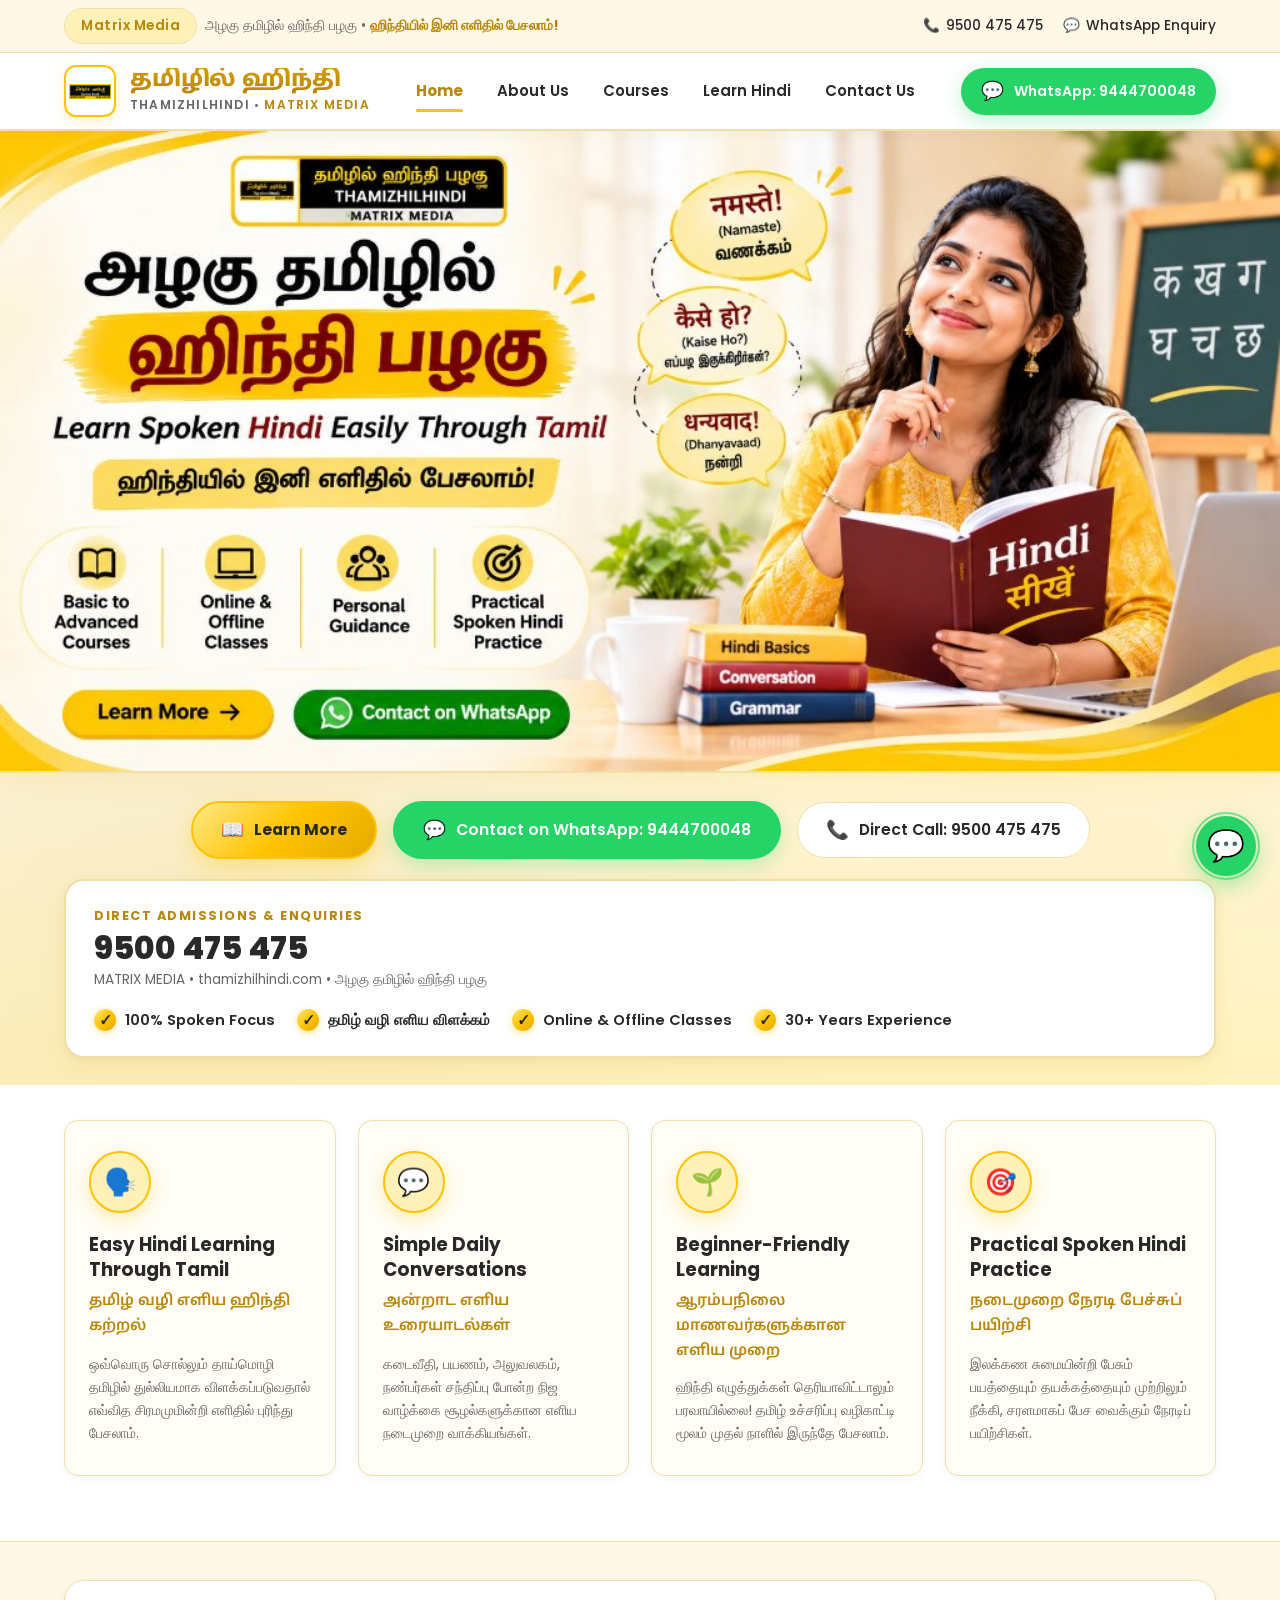
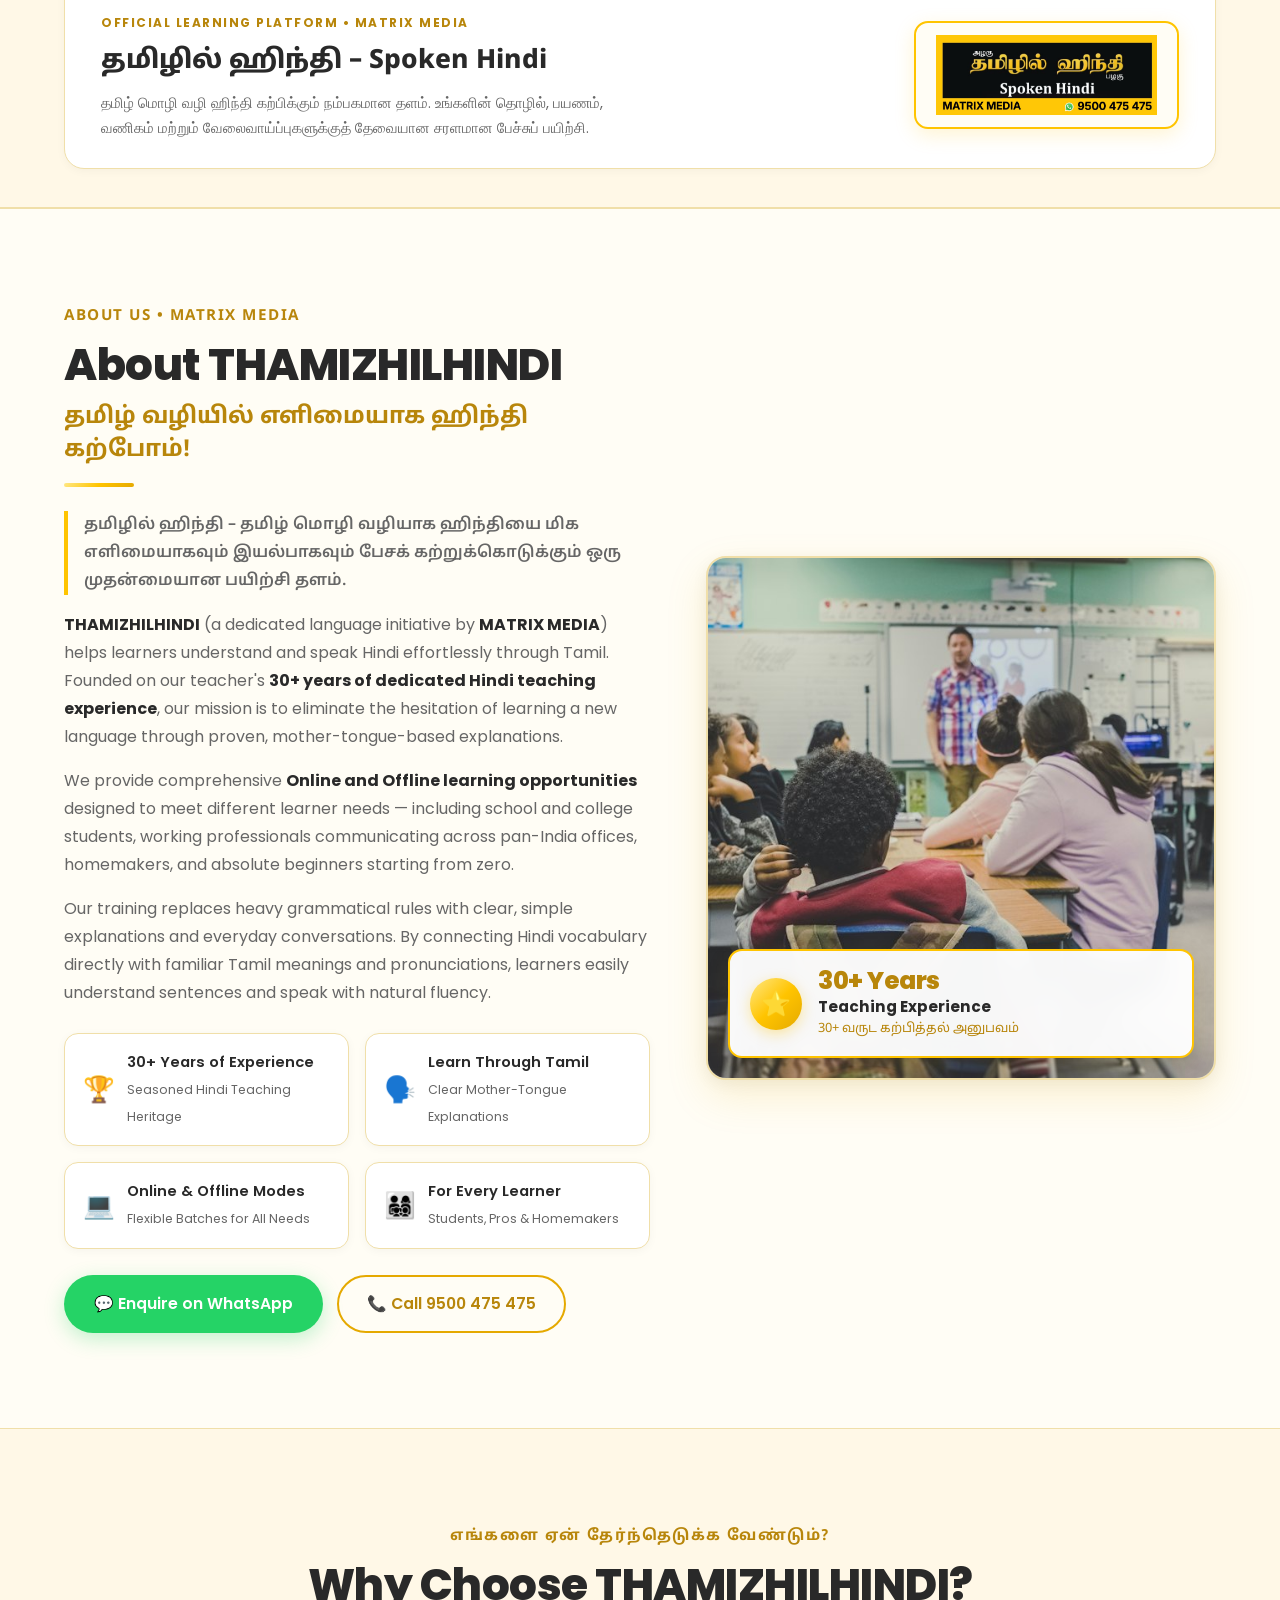
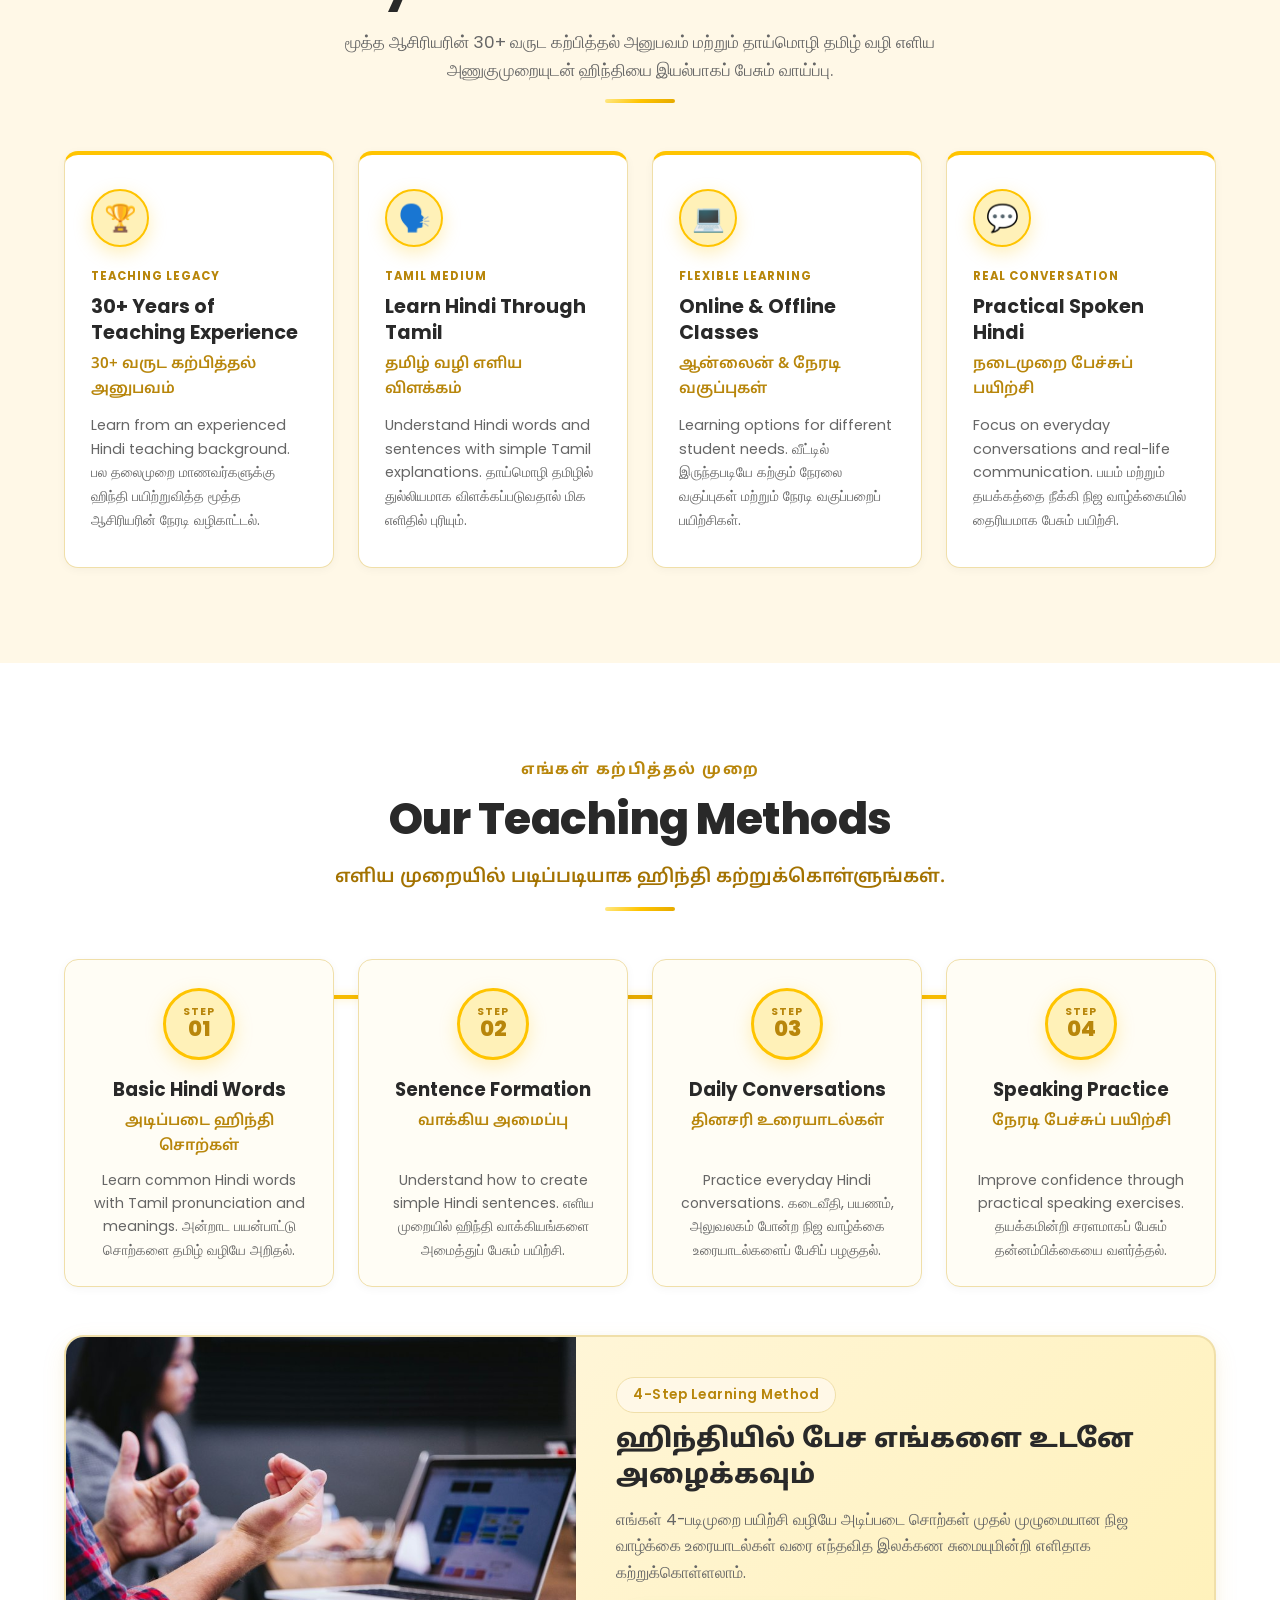
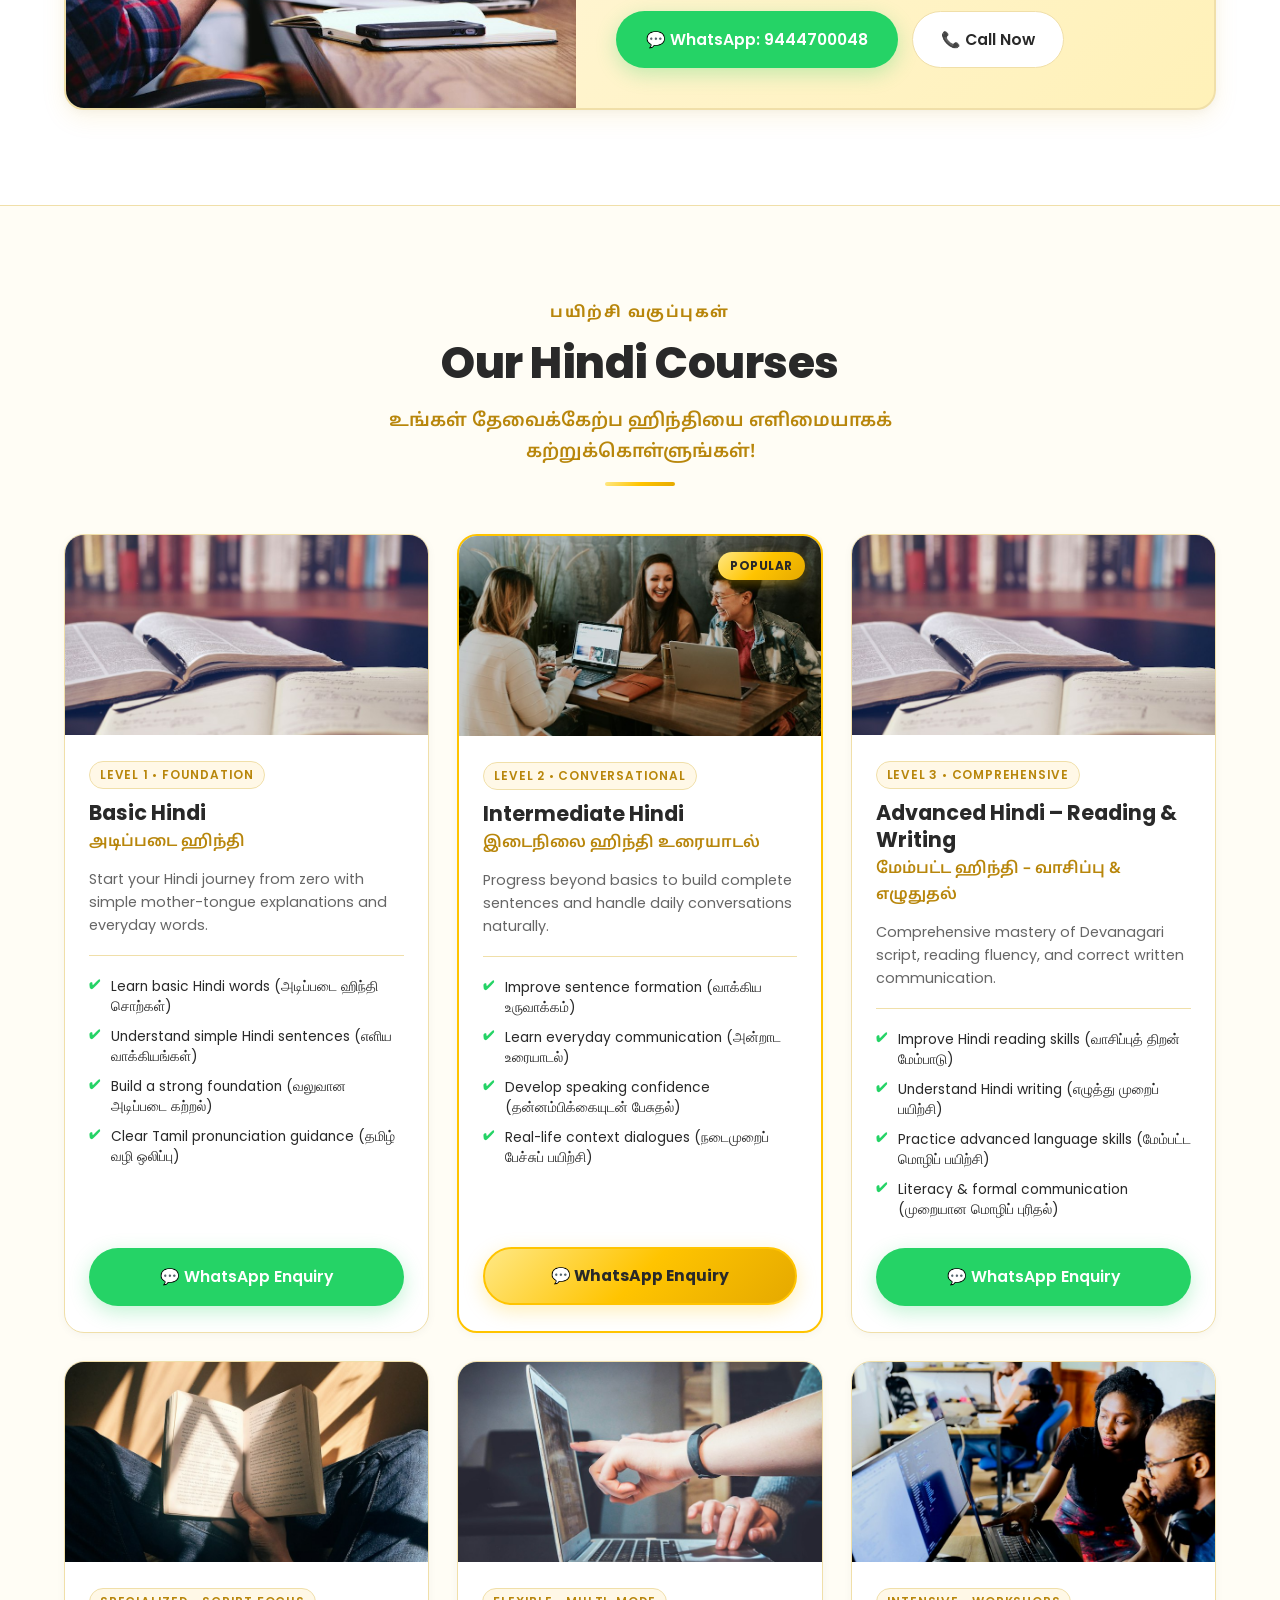
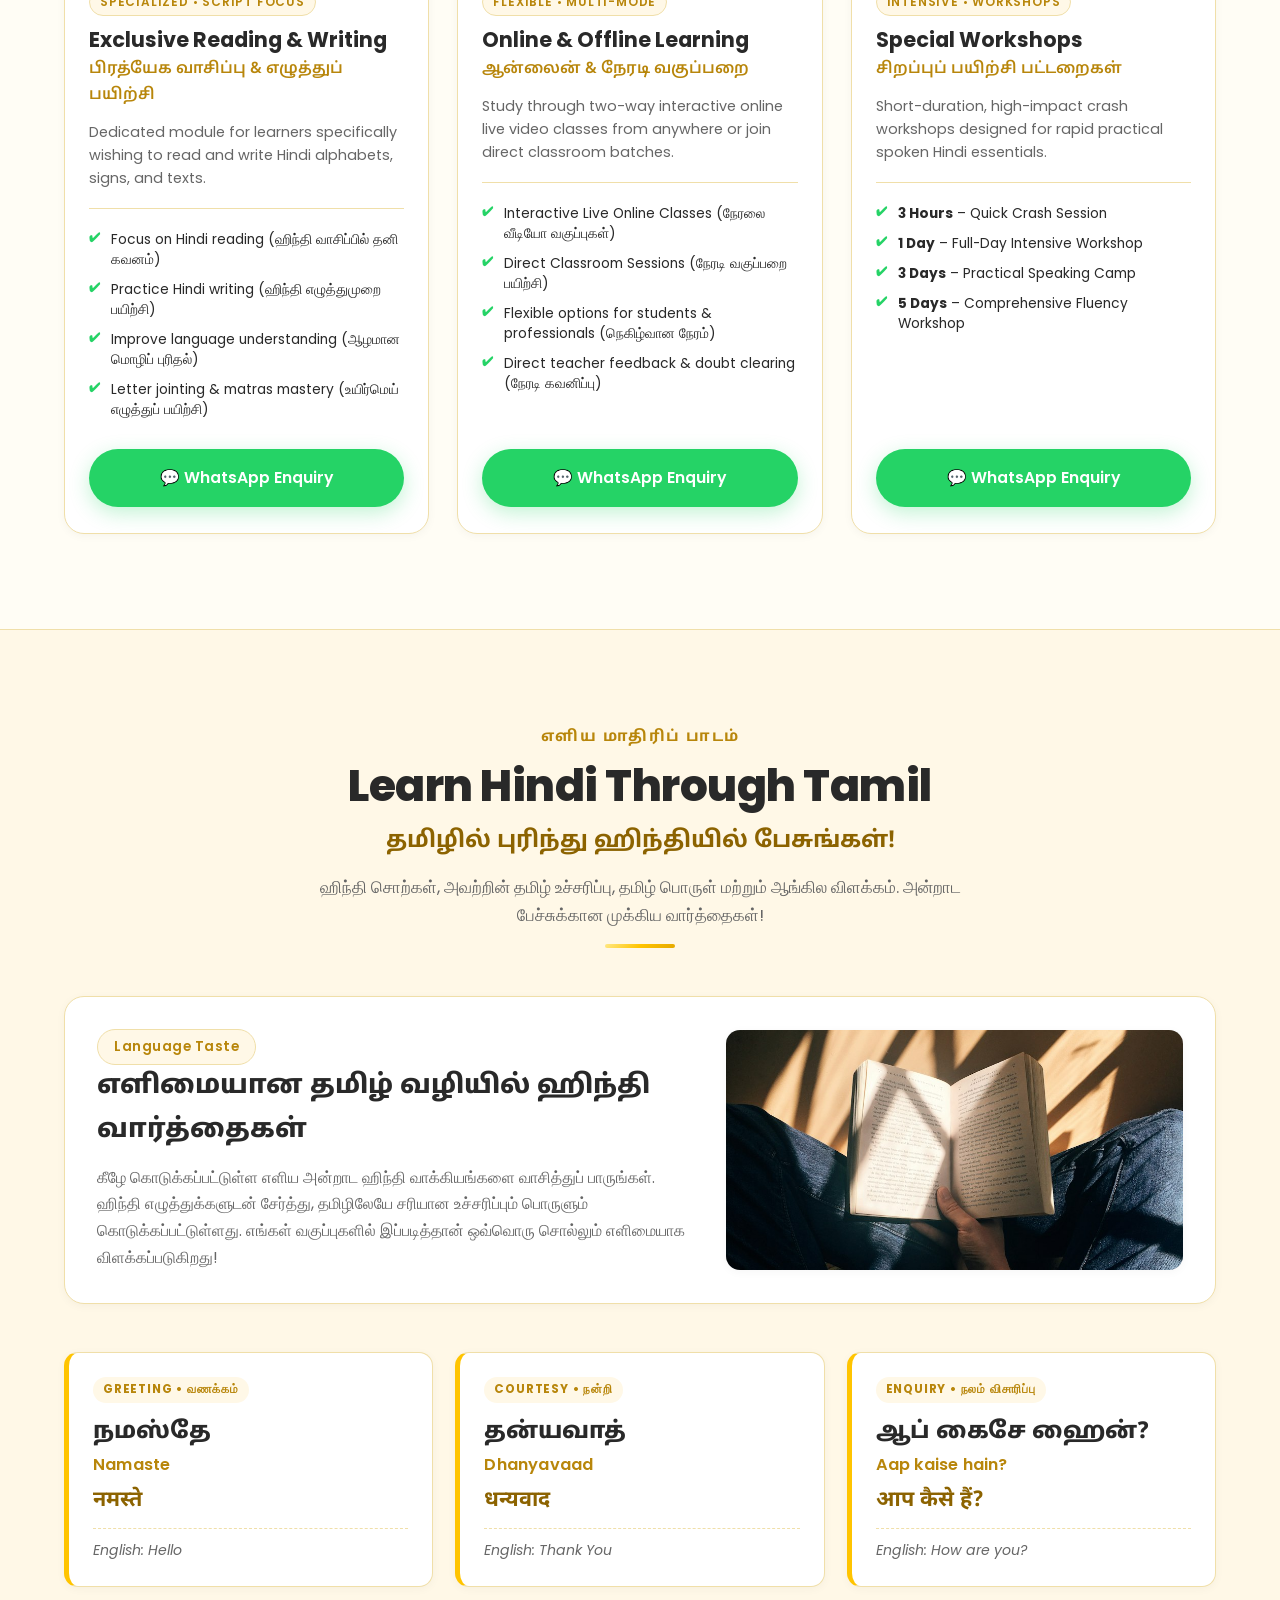
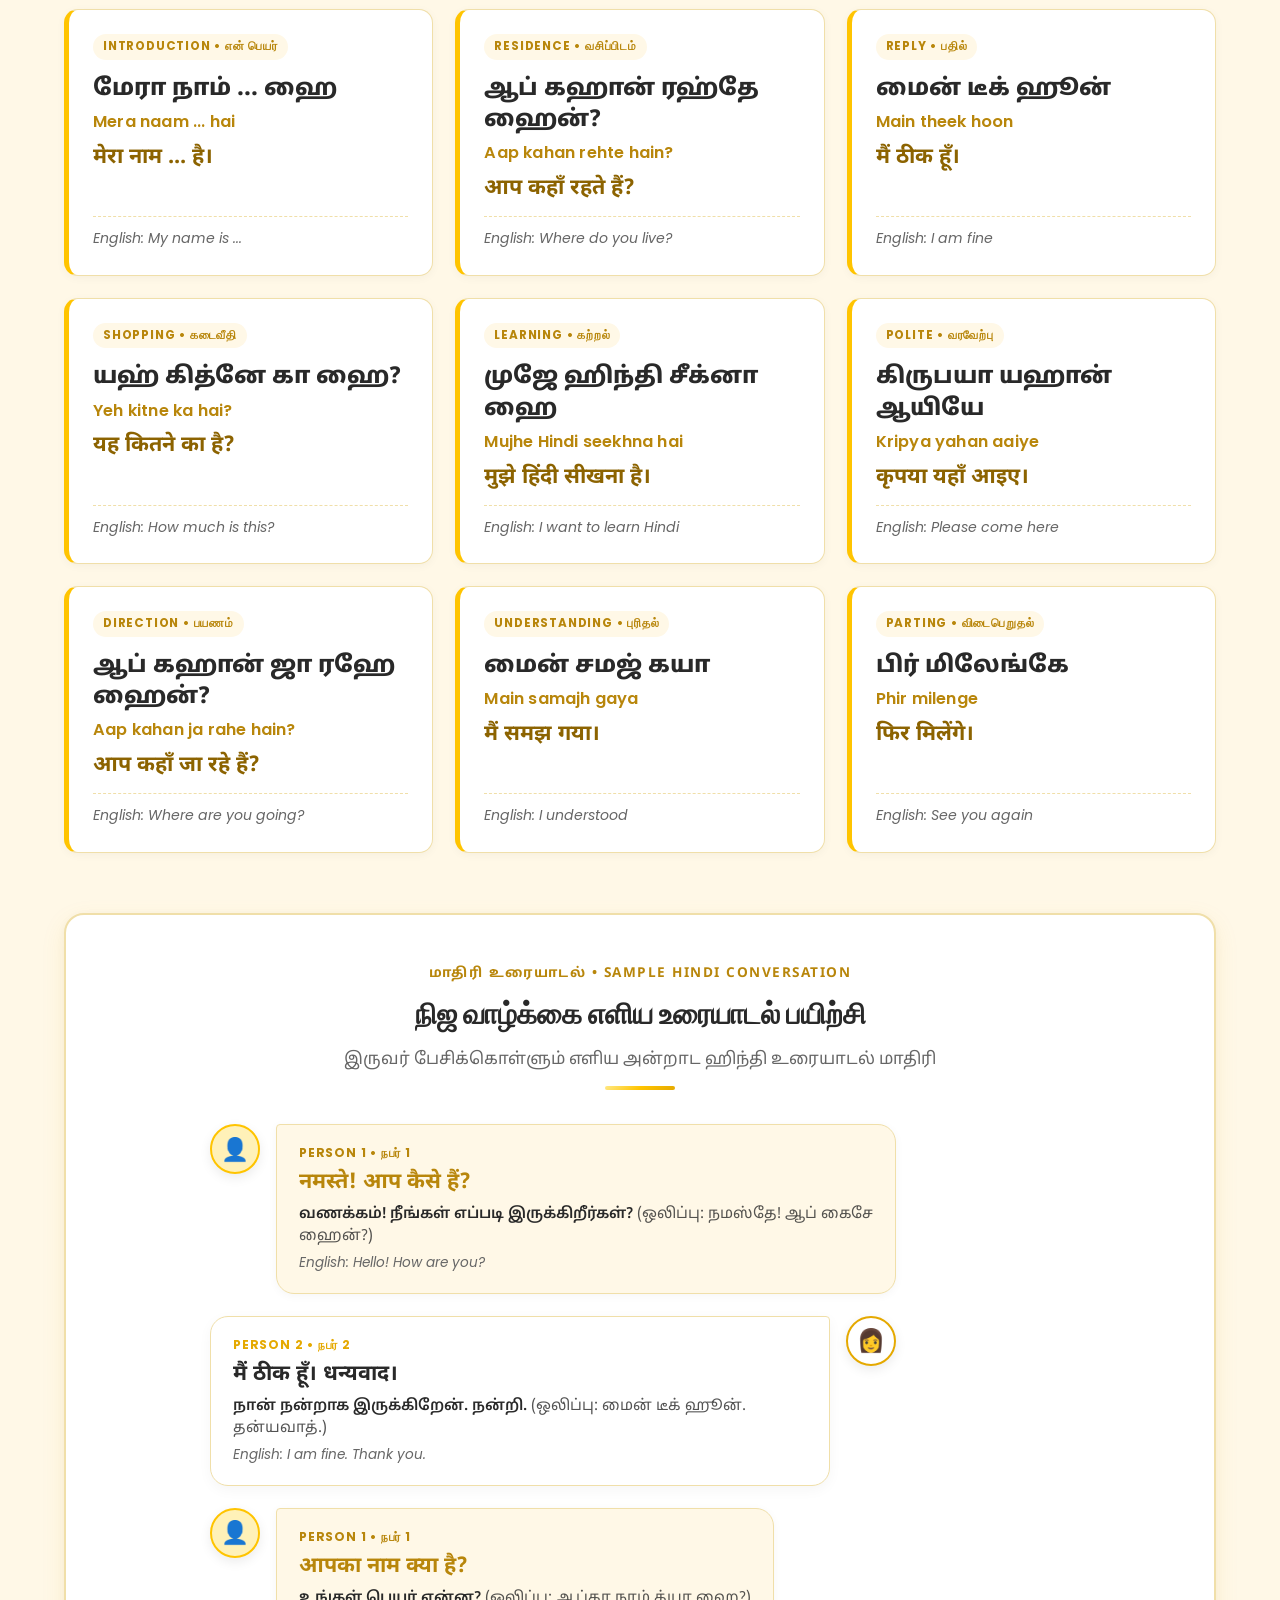
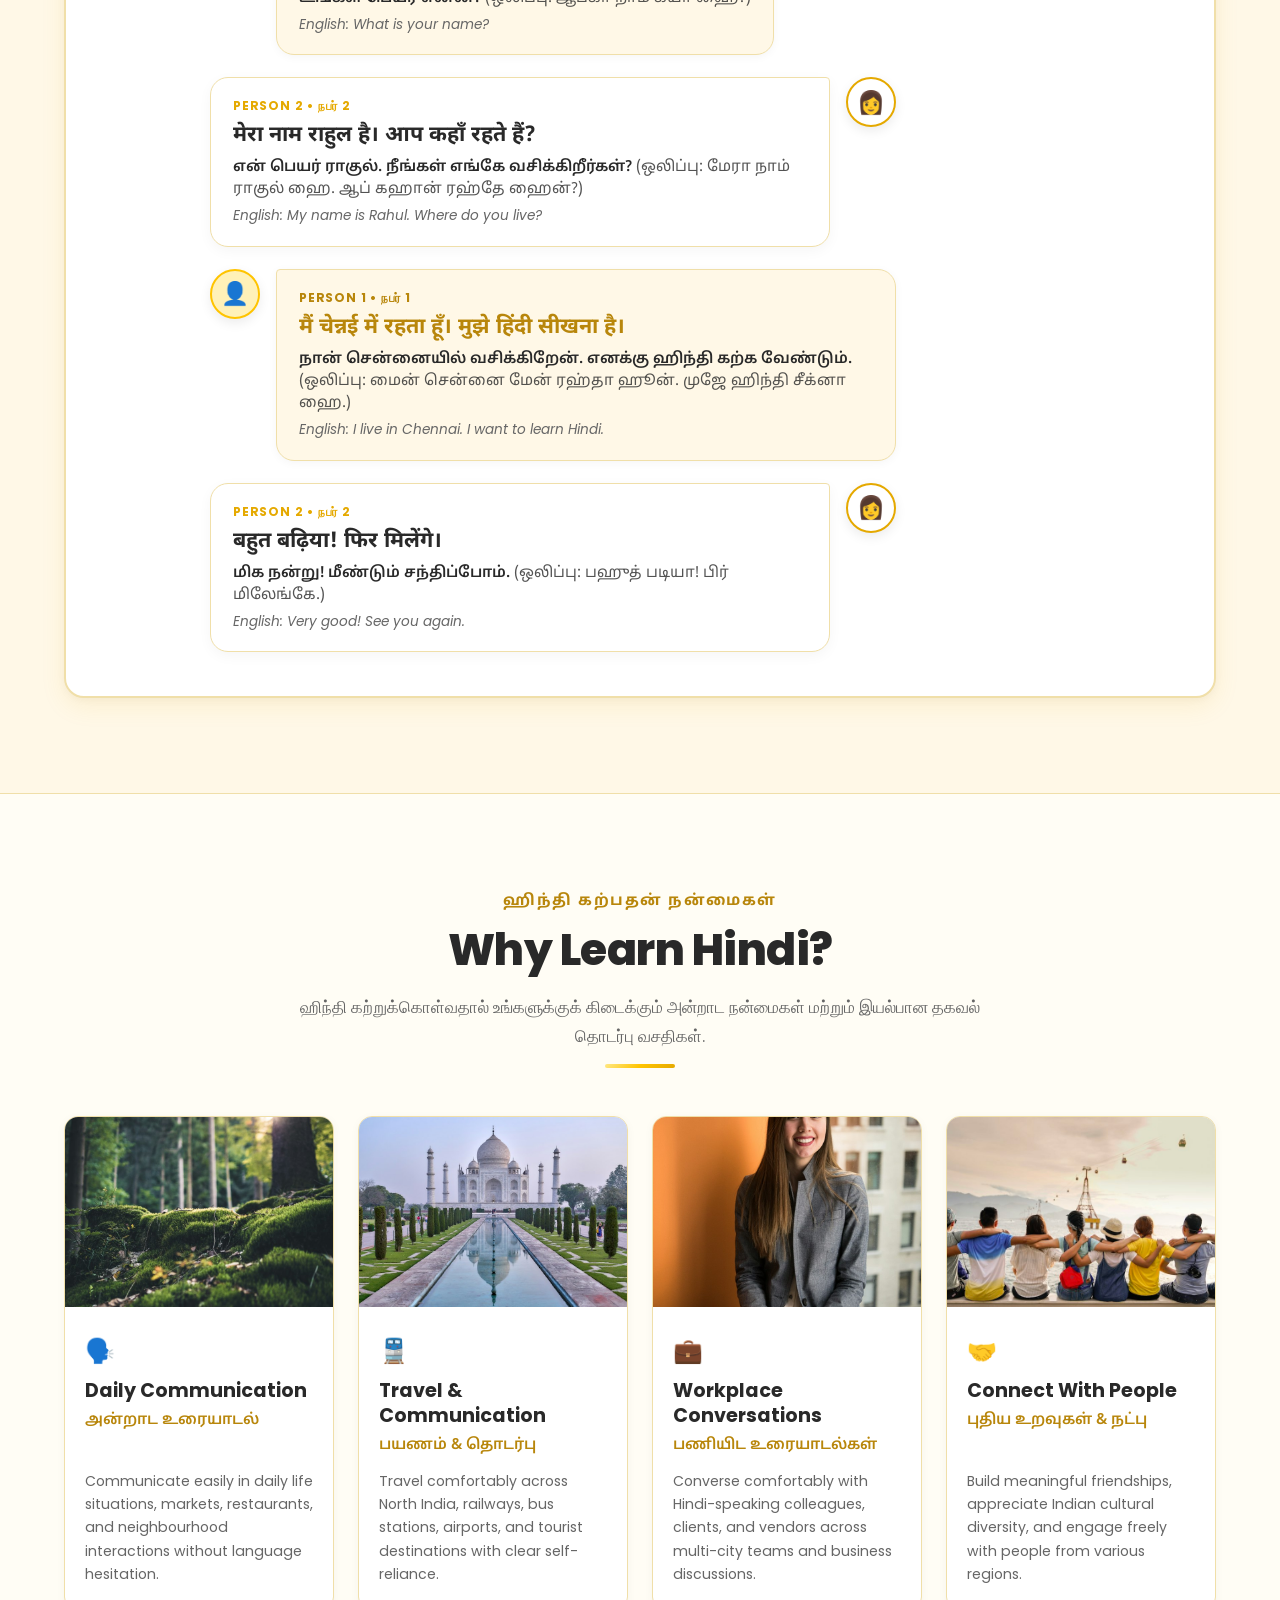
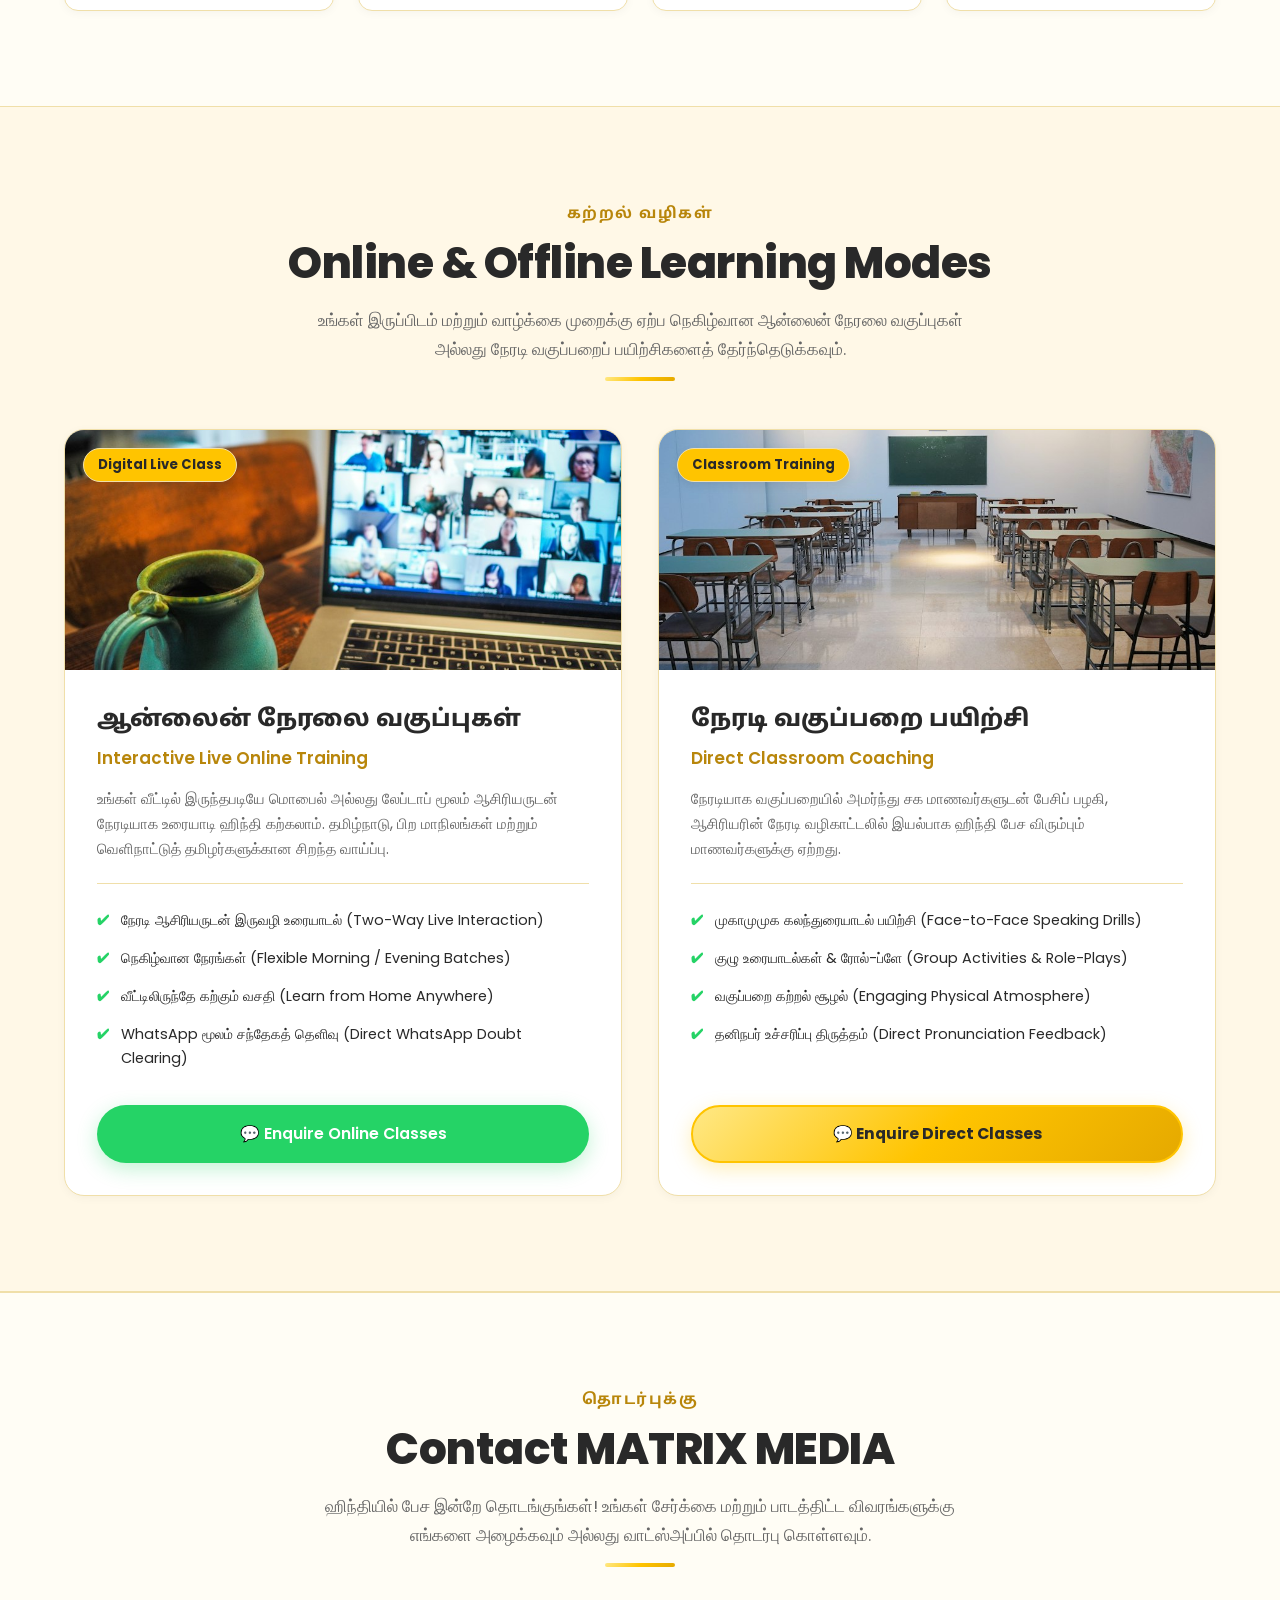
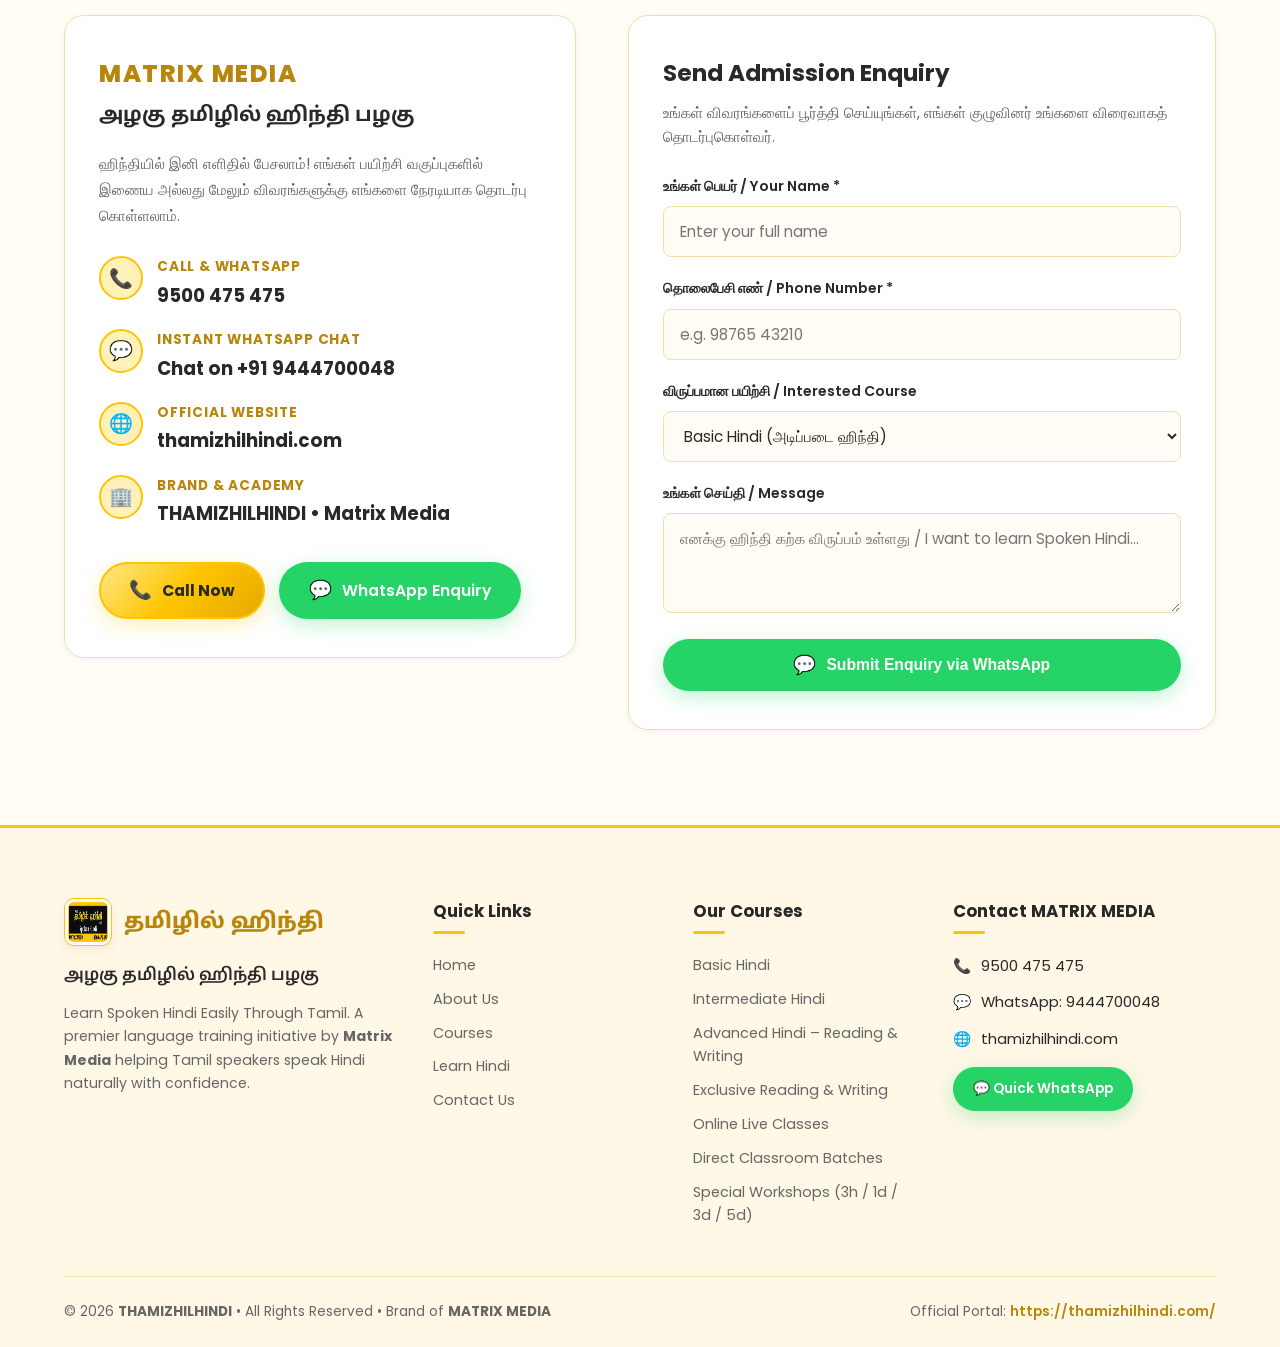
<file: index.html>
﻿<!DOCTYPE html>
<html lang="ta">
<head>
  <meta charset="UTF-8">
  <meta name="viewport" content="width=device-width, initial-scale=1.0">
  <title>தமிழில் ஹிந்தி | THAMIZHILHINDI – Learn Spoken Hindi Through Tamil | Matrix Media</title>
  <meta name="description" content="அழகு தமிழில் ஹிந்தி பழகு - ஹிந்தியில் இனி எளிதில் பேசலாம்! Learn Spoken Hindi easily through Tamil. Matrix Media. Call/WhatsApp: 9444700048.">
  <meta name="theme-color" content="#FFC400">
  <meta property="og:title" content="தமிழில் ஹிந்தி | THAMIZHILHINDI – Learn Spoken Hindi Through Tamil">
  <meta property="og:description" content="அழகு தமிழில் ஹிந்தி பழகு - ஹிந்தியில் இனி எளிதில் பேசலாம்! Learn Spoken Hindi easily through Tamil. Matrix Media. Call/WhatsApp: 9444700048.">
  <meta property="og:image" content="assets/images/hero-banner.jpg">
  <meta property="og:url" content="https://thamizhilhindi.com/">
  <meta property="og:type" content="website">
  <link rel="icon" type="image/jpeg" href="logo.jpg">
  <link rel="apple-touch-icon" href="logo.jpg">
  <link rel="preconnect" href="https://fonts.googleapis.com">
  <link rel="preconnect" href="https://fonts.gstatic.com" crossorigin>
  <link href="https://fonts.googleapis.com/css2?family=Noto+Sans+Tamil:wght@400;500;600;700;800&family=Noto+Sans+Devanagari:wght@500;600;700&family=Poppins:wght@400;500;600;700;800&display=swap" rel="stylesheet">
  <link rel="stylesheet" href="style.css">
</head>
<body>

  <!-- TOP BAR -->
  <aside class="top-notice-bar" aria-label="Top contact notice">
    <div class="container top-bar-inner">
      <div class="top-tagline">
        <span class="badge-pill">Matrix Media</span>
        <span>அழகு தமிழில் ஹிந்தி பழகு &bull; <strong>ஹிந்தியில் இனி எளிதில் பேசலாம்!</strong></span>
      </div>
      <div class="top-links">
        <a href="tel:+919500475475" class="top-link-item">
          <span>📞</span> 9500 475 475
        </a>
        <a href="https://wa.me/919444700048?text=Hello%20Thamizhilhindi%2C%20I%20am%20interested%20in%20learning%20Spoken%20Hindi%20through%20Tamil" target="_blank" rel="noopener" class="top-link-item">
          <span>💬</span> WhatsApp Enquiry
        </a>
      </div>
    </div>
  </aside>

  <!-- HEADER & NAVIGATION (Pure CSS Responsive Mobile Menu) -->
  <header class="site-header">
    <div class="container header-inner">
      <a href="#home" class="brand-link" aria-label="THAMIZHILHINDI Home">
        <img src="logo.jpg" alt="தமிழில் ஹிந்தி Logo – Matrix Media" class="brand-logo-img">
        <div class="brand-text-group">
          <span class="brand-name">தமிழில் ஹிந்தி</span>
          <span class="brand-meta">THAMIZHILHINDI &bull; <span>Matrix Media</span></span>
        </div>
      </a>

      <!-- CSS-Only Checkbox Hack for Mobile Navigation -->
      <input type="checkbox" id="nav-toggle" class="nav-toggle-input" aria-label="Toggle navigation menu">
      <label for="nav-toggle" class="nav-toggle-btn" aria-label="Open menu">
        <span></span>
        <span></span>
        <span></span>
      </label>

      <!-- Navigation Menu -->
      <nav class="nav-menu" aria-label="Main menu">
        <a href="index.html" class="nav-link active">Home</a>
        <a href="about.html" class="nav-link">About Us</a>
        <a href="courses.html" class="nav-link">Courses</a>
        <a href="learn-hindi.html" class="nav-link">Learn Hindi</a>
        <a href="contact.html" class="nav-link">Contact Us</a>
      </nav>

      <div class="header-cta-group">
        <a href="https://wa.me/919444700048?text=Hello%20Thamizhilhindi%2C%20I%20am%20interested%20in%20learning%20Spoken%20Hindi%20through%20Tamil" target="_blank" rel="noopener" class="btn btn-wa header-cta-wa">
          <span class="btn-icon">💬</span> WhatsApp: 9444700048
        </a>
      </div>
    </div>
  </header>

  <!-- 1. FULL-WIDTH HERO BANNER (Edge-to-Edge: Zero Left/Right Gap) -->
  <section class="hero-section" id="home">
    <!-- Full-Width Showcase Banner Image (Zero Left/Right Gap) -->
    <div class="hero-fullwidth-banner">
      <div class="hero-banner-inner">
        <img src="assets/images/hero-banner.jpg" alt="அழகு தமிழில் ஹிந்தி பழகு – Learn Spoken Hindi Easily Through Tamil – Matrix Media 9500 475 475" class="hero-fullwidth-img">
        
        <!-- Clickable Interactive Hotspots Matching Image Buttons -->
        <a href="about.html" class="hero-hotspot hotspot-learn" aria-label="Learn More"></a>
        <a href="https://wa.me/919444700048?text=Hello%20Thamizhilhindi%2C%20I%20am%20interested%20in%20learning%20Spoken%20Hindi%20through%20Tamil" target="_blank" rel="noopener" class="hero-hotspot hotspot-wa" aria-label="Contact on WhatsApp"></a>
      </div>
    </div>

    <!-- Hidden Accessible SEO Headings for Search Engines -->
    <h1 class="sr-only">அழகு தமிழில் ஹிந்தி பழகு – Learn Spoken Hindi Easily Through Tamil – Matrix Media</h1>
    <p class="sr-only">ஹிந்தியில் இனி எளிதில் பேசலாம்! Spoken Hindi Learning Through Tamil with 30+ Years Experienced Teacher. Call or WhatsApp: 9444700048.</p>

    <div class="container">
      <!-- Quick Interactive Action Buttons Below Banner -->
      <div class="hero-banner-actions">
        <a href="about.html" class="btn btn-hero-yellow">
          <span class="btn-icon">📖</span> Learn More
        </a>
        <a href="https://wa.me/919444700048?text=Hello%20Thamizhilhindi%2C%20I%20am%20interested%20in%20learning%20Spoken%20Hindi%20through%20Tamil" target="_blank" rel="noopener" class="btn btn-wa">
          <span class="btn-icon">💬</span> Contact on WhatsApp: 9444700048
        </a>
        <a href="tel:+919500475475" class="btn btn-call">
          <span class="btn-icon">📞</span> Direct Call: 9500 475 475
        </a>
      </div>

      <!-- Direct Admissions Quick Hero Bar -->
      <div class="hero-contact-card" style="margin-top: 10px;">
        <div class="hero-contact-left">
          <span class="hero-contact-tag">Direct Admissions &amp; Enquiries</span>
          <a href="tel:+919500475475" class="hero-contact-call">9500 475 475</a>
          <span class="hero-contact-sub">MATRIX MEDIA &bull; thamizhilhindi.com &bull; அழகு தமிழில் ஹிந்தி பழகு</span>
        </div>
        <div class="hero-trust-list" style="border: none; padding: 0; margin: 0;">
          <div class="hero-trust-item"><span class="trust-check">✓</span> 100% Spoken Focus</div>
          <div class="hero-trust-item"><span class="trust-check">✓</span> தமிழ் வழி எளிய விளக்கம்</div>
          <div class="hero-trust-item"><span class="trust-check">✓</span> Online &amp; Offline Classes</div>
          <div class="hero-trust-item"><span class="trust-check">✓</span> 30+ Years Experience</div>
        </div>
      </div>
    </div>
  </section>

  <!-- 3. LEARNING HIGHLIGHTS (Four Horizontal Feature Cards with Yellow Circular Icons) -->
  <section class="highlights-section" aria-label="Learning Highlights">
    <div class="container">
      <div class="highlights-grid">
        <!-- Card 1 -->
        <div class="highlight-card">
          <div class="highlight-icon-circle">
            <span>🗣️</span>
          </div>
          <h3 class="highlight-title-en">Easy Hindi Learning Through Tamil</h3>
          <p class="highlight-title-ta">தமிழ் வழி எளிய ஹிந்தி கற்றல்</p>
          <p class="highlight-desc">ஒவ்வொரு சொல்லும் தாய்மொழி தமிழில் துல்லியமாக விளக்கப்படுவதால் எவ்வித சிரமமுமின்றி எளிதில் புரிந்து பேசலாம்.</p>
        </div>

        <!-- Card 2 -->
        <div class="highlight-card">
          <div class="highlight-icon-circle">
            <span>💬</span>
          </div>
          <h3 class="highlight-title-en">Simple Daily Conversations</h3>
          <p class="highlight-title-ta">அன்றாட எளிய உரையாடல்கள்</p>
          <p class="highlight-desc">கடைவீதி, பயணம், அலுவலகம், நண்பர்கள் சந்திப்பு போன்ற நிஜ வாழ்க்கை சூழல்களுக்கான எளிய நடைமுறை வாக்கியங்கள்.</p>
        </div>

        <!-- Card 3 -->
        <div class="highlight-card">
          <div class="highlight-icon-circle">
            <span>🌱</span>
          </div>
          <h3 class="highlight-title-en">Beginner-Friendly Learning</h3>
          <p class="highlight-title-ta">ஆரம்பநிலை மாணவர்களுக்கான எளிய முறை</p>
          <p class="highlight-desc">ஹிந்தி எழுத்துக்கள் தெரியாவிட்டாலும் பரவாயில்லை! தமிழ் உச்சரிப்பு வழிகாட்டி மூலம் முதல் நாளில் இருந்தே பேசலாம்.</p>
        </div>

        <!-- Card 4 -->
        <div class="highlight-card">
          <div class="highlight-icon-circle">
            <span>🎯</span>
          </div>
          <h3 class="highlight-title-en">Practical Spoken Hindi Practice</h3>
          <p class="highlight-title-ta">நடைமுறை நேரடி பேச்சுப் பயிற்சி</p>
          <p class="highlight-desc">இலக்கண சுமையின்றி பேசும் பயத்தையும் தயக்கத்தையும் முற்றிலும் நீக்கி, சரளமாகப் பேச வைக்கும் நேரடிப் பயிற்சிகள்.</p>
        </div>
      </div>
    </div>
  </section>

  <!-- OFFICIAL LOGO SHOWCASE BANNER -->
  <section class="logo-showcase-section" aria-label="Official Business Identity">
    <div class="container">
      <div class="logo-showcase-box">
        <div class="showcase-brand-info">
          <span class="showcase-badge">Official Learning Platform &bull; Matrix Media</span>
          <h2 class="showcase-title">தமிழில் ஹிந்தி – Spoken Hindi</h2>
          <p class="showcase-desc">
            தமிழ் மொழி வழி ஹிந்தி கற்பிக்கும் நம்பகமான தளம். உங்களின் தொழில், பயணம், வணிகம் மற்றும் வேலைவாய்ப்புகளுக்குத் தேவையான சரளமான பேச்சுப் பயிற்சி.
          </p>
        </div>
        <div class="showcase-logo-frame">
          <img src="logo.jpg" alt="Official Logo – தமிழில் ஹிந்தி Spoken Hindi Matrix Media 9500 475 475">
        </div>
      </div>
    </div>
  </section>

  <!-- 1. ABOUT US SECTION (30+ Years Experience & Matrix Media) -->
  <section class="about-section" id="about">
    <div class="container">
      <div class="about-grid">
        <!-- Left Side: About Us Text -->
        <div class="about-body">
          <span class="section-tag">About Us &bull; Matrix Media</span>
          <h2 class="section-heading">About THAMIZHILHINDI</h2>
          <h3 class="about-ta-subtitle">தமிழ் வழியில் எளிமையாக ஹிந்தி கற்போம்!</h3>
          <div class="title-underline" style="margin-bottom: 24px;"></div>

          <p class="about-lead-ta">
            தமிழில் ஹிந்தி – தமிழ் மொழி வழியாக ஹிந்தியை மிக எளிமையாகவும் இயல்பாகவும் பேசக் கற்றுக்கொடுக்கும் ஒரு முதன்மையான பயிற்சி தளம்.
          </p>

          <p>
            <strong>THAMIZHILHINDI</strong> (a dedicated language initiative by <strong>MATRIX MEDIA</strong>) helps learners understand and speak Hindi effortlessly through Tamil. Founded on our teacher's <strong>30+ years of dedicated Hindi teaching experience</strong>, our mission is to eliminate the hesitation of learning a new language through proven, mother-tongue-based explanations.
          </p>

          <p>
            We provide comprehensive <strong>Online and Offline learning opportunities</strong> designed to meet different learner needs — including school and college students, working professionals communicating across pan-India offices, homemakers, and absolute beginners starting from zero.
          </p>

          <p>
            Our training replaces heavy grammatical rules with clear, simple explanations and everyday conversations. By connecting Hindi vocabulary directly with familiar Tamil meanings and pronunciations, learners easily understand sentences and speak with natural fluency.
          </p>

          <div class="about-highlights-grid">
            <div class="about-highlight-box">
              <div class="about-hl-icon">🏆</div>
              <div class="about-hl-text">
                <strong>30+ Years of Experience</strong>
                <span>Seasoned Hindi Teaching Heritage</span>
              </div>
            </div>
            <div class="about-highlight-box">
              <div class="about-hl-icon">🗣️</div>
              <div class="about-hl-text">
                <strong>Learn Through Tamil</strong>
                <span>Clear Mother-Tongue Explanations</span>
              </div>
            </div>
            <div class="about-highlight-box">
              <div class="about-hl-icon">💻</div>
              <div class="about-hl-text">
                <strong>Online &amp; Offline Modes</strong>
                <span>Flexible Batches for All Needs</span>
              </div>
            </div>
            <div class="about-highlight-box">
              <div class="about-hl-icon">👨‍👩‍👧‍👦</div>
              <div class="about-hl-text">
                <strong>For Every Learner</strong>
                <span>Students, Pros &amp; Homemakers</span>
              </div>
            </div>
          </div>

          <div class="about-cta-row">
            <a href="https://wa.me/919444700048?text=Hello%20Thamizhilhindi%2C%20I%20am%20interested%20in%20learning%20Spoken%20Hindi%20with%20your%2030%2B%20years%20experienced%20guidance." target="_blank" rel="noopener" class="btn btn-wa">
              💬 Enquire on WhatsApp
            </a>
            <a href="tel:+919500475475" class="btn btn-outline-gold">
              📞 Call 9500 475 475
            </a>
          </div>
        </div>

        <!-- Right Side: Large Rounded Educational Image with 30+ Years Badge -->
        <div class="about-media-col">
          <div class="about-img-frame">
            <img src="assets/images/about-teacher.jpg" alt="Experienced Indian Hindi teacher teaching students in classroom">
            
            <!-- Decorative Yellow/Gold Experience Highlight Badge -->
            <div class="about-exp-highlight">
              <div class="exp-badge-star">⭐</div>
              <div class="exp-badge-content">
                <span class="exp-badge-num">30+ Years</span>
                <strong class="exp-badge-title">Teaching Experience</strong>
                <span class="exp-badge-ta">30+ வருட கற்பித்தல் அனுபவம்</span>
              </div>
            </div>
          </div>
        </div>
      </div>
    </div>
  </section>

  <!-- 2. WHY CHOOSE US (Four Premium Feature Cards) -->
  <section class="why-section" id="why-choose-us">
    <div class="container">
      <div class="section-header-center">
        <span class="section-tag">எங்களை ஏன் தேர்ந்தெடுக்க வேண்டும்?</span>
        <h2 class="section-heading">Why Choose THAMIZHILHINDI?</h2>
        <p class="section-subtext">
          மூத்த ஆசிரியரின் 30+ வருட கற்பித்தல் அனுபவம் மற்றும் தாய்மொழி தமிழ் வழி எளிய அணுகுமுறையுடன் ஹிந்தியை இயல்பாகப் பேசும் வாய்ப்பு.
        </p>
        <div class="title-underline"></div>
      </div>

      <div class="why-four-grid">
        <!-- Card 1 -->
        <div class="why-four-card">
          <div class="why-icon-badge">
            <span>🏆</span>
          </div>
          <div class="why-card-top-tag">Teaching Legacy</div>
          <h3 class="why-four-title">30+ Years of Teaching Experience</h3>
          <p class="why-four-ta">30+ வருட கற்பித்தல் அனுபவம்</p>
          <p class="why-four-desc">
            Learn from an experienced Hindi teaching background. பல தலைமுறை மாணவர்களுக்கு ஹிந்தி பயிற்றுவித்த மூத்த ஆசிரியரின் நேரடி வழிகாட்டல்.
          </p>
        </div>

        <!-- Card 2 -->
        <div class="why-four-card">
          <div class="why-icon-badge">
            <span>🗣️</span>
          </div>
          <div class="why-card-top-tag">Tamil Medium</div>
          <h3 class="why-four-title">Learn Hindi Through Tamil</h3>
          <p class="why-four-ta">தமிழ் வழி எளிய விளக்கம்</p>
          <p class="why-four-desc">
            Understand Hindi words and sentences with simple Tamil explanations. தாய்மொழி தமிழில் துல்லியமாக விளக்கப்படுவதால் மிக எளிதில் புரியும்.
          </p>
        </div>

        <!-- Card 3 -->
        <div class="why-four-card">
          <div class="why-icon-badge">
            <span>💻</span>
          </div>
          <div class="why-card-top-tag">Flexible Learning</div>
          <h3 class="why-four-title">Online &amp; Offline Classes</h3>
          <p class="why-four-ta">ஆன்லைன் &amp; நேரடி வகுப்புகள்</p>
          <p class="why-four-desc">
            Learning options for different student needs. வீட்டில் இருந்தபடியே கற்கும் நேரலை வகுப்புகள் மற்றும் நேரடி வகுப்பறைப் பயிற்சிகள்.
          </p>
        </div>

        <!-- Card 4 -->
        <div class="why-four-card">
          <div class="why-icon-badge">
            <span>💬</span>
          </div>
          <div class="why-card-top-tag">Real Conversation</div>
          <h3 class="why-four-title">Practical Spoken Hindi</h3>
          <p class="why-four-ta">நடைமுறை பேச்சுப் பயிற்சி</p>
          <p class="why-four-desc">
            Focus on everyday conversations and real-life communication. பயம் மற்றும் தயக்கத்தை நீக்கி நிஜ வாழ்க்கையில் தைரியமாக பேசும் பயிற்சி.
          </p>
        </div>
      </div>
    </div>
  </section>

  <!-- 3. OUR TEACHING METHODS (Modern Horizontal/Vertical Timeline) -->
  <section class="methods-section" id="methods">
    <div class="container">
      <div class="section-header-center">
        <span class="section-tag">எங்கள் கற்பித்தல் முறை</span>
        <h2 class="section-heading">Our Teaching Methods</h2>
        <p class="section-subtext" style="font-family: var(--font-ta); font-size: 1.15rem; font-weight: 600; color: #a37200;">
          எளிய முறையில் படிப்படியாக ஹிந்தி கற்றுக்கொள்ளுங்கள்.
        </p>
        <div class="title-underline"></div>
      </div>

      <!-- Modern Learning Timeline: Horizontal on Desktop, Vertical on Mobile -->
      <div class="timeline-wrapper">
        <div class="timeline-track-desktop" aria-hidden="true"></div>

        <div class="timeline-steps-grid">
          <!-- Step 1 -->
          <div class="timeline-step-card">
            <div class="step-badge-circle">
              <span class="step-lbl">Step</span>
              <span class="step-num">01</span>
            </div>
            <h3 class="timeline-step-title">Basic Hindi Words</h3>
            <p class="timeline-step-ta">அடிப்படை ஹிந்தி சொற்கள்</p>
            <p class="timeline-step-desc">
              Learn common Hindi words with Tamil pronunciation and meanings. அன்றாட பயன்பாட்டு சொற்களை தமிழ் வழியே அறிதல்.
            </p>
          </div>

          <!-- Step 2 -->
          <div class="timeline-step-card">
            <div class="step-badge-circle">
              <span class="step-lbl">Step</span>
              <span class="step-num">02</span>
            </div>
            <h3 class="timeline-step-title">Sentence Formation</h3>
            <p class="timeline-step-ta">வாக்கிய அமைப்பு</p>
            <p class="timeline-step-desc">
              Understand how to create simple Hindi sentences. எளிய முறையில் ஹிந்தி வாக்கியங்களை அமைத்துப் பேசும் பயிற்சி.
            </p>
          </div>

          <!-- Step 3 -->
          <div class="timeline-step-card">
            <div class="step-badge-circle">
              <span class="step-lbl">Step</span>
              <span class="step-num">03</span>
            </div>
            <h3 class="timeline-step-title">Daily Conversations</h3>
            <p class="timeline-step-ta">தினசரி உரையாடல்கள்</p>
            <p class="timeline-step-desc">
              Practice everyday Hindi conversations. கடைவீதி, பயணம், அலுவலகம் போன்ற நிஜ வாழ்க்கை உரையாடல்களைப் பேசிப் பழகுதல்.
            </p>
          </div>

          <!-- Step 4 -->
          <div class="timeline-step-card">
            <div class="step-badge-circle">
              <span class="step-lbl">Step</span>
              <span class="step-num">04</span>
            </div>
            <h3 class="timeline-step-title">Speaking Practice</h3>
            <p class="timeline-step-ta">நேரடி பேச்சுப் பயிற்சி</p>
            <p class="timeline-step-desc">
              Improve confidence through practical speaking exercises. தயக்கமின்றி சரளமாகப் பேசும் தன்னம்பிக்கையை வளர்த்தல்.
            </p>
          </div>
        </div>
      </div>

      <!-- Educational Illustration & Callout Banner -->
      <div class="methods-interactive-banner">
        <div class="methods-banner-img-box">
          <img src="assets/images/teaching-methods.jpg" alt="Interactive classroom students practicing Hindi conversation">
        </div>
        <div class="methods-banner-info">
          <span class="badge-pill light">4-Step Learning Method</span>
          <h3 class="methods-banner-heading">ஹிந்தியில் பேச எங்களை உடனே அழைக்கவும்</h3>
          <p class="methods-banner-text">
            எங்கள் 4-படிமுறை பயிற்சி வழியே அடிப்படை சொற்கள் முதல் முழுமையான நிஜ வாழ்க்கை உரையாடல்கள் வரை எந்தவித இலக்கண சுமையுமின்றி எளிதாக கற்றுக்கொள்ளலாம்.
          </p>
          <div class="methods-banner-ctas">
            <a href="https://wa.me/919444700048?text=Hello%20Thamizhilhindi%2C%20I%20am%20interested%20in%20learning%20through%20your%204-Step%20Teaching%20Method." target="_blank" rel="noopener" class="btn btn-wa">
              💬 WhatsApp: 9444700048
            </a>
            <a href="tel:+919500475475" class="btn btn-call">
              📞 Call Now
            </a>
          </div>
        </div>
      </div>
    </div>
  </section>

  <!-- 1. OUR COURSES SECTION (6 Verified Course Cards in Clean 3x2 Grid) -->
  <section class="courses-section" id="courses">
    <div class="container">
      <div class="section-header-center">
        <span class="section-tag">பயிற்சி வகுப்புகள்</span>
        <h2 class="section-heading">Our Hindi Courses</h2>
        <p class="section-subtext" style="font-family: var(--font-ta); font-size: 1.15rem; font-weight: 600; color: var(--gold-dark);">
          உங்கள் தேவைக்கேற்ப ஹிந்தியை எளிமையாகக் கற்றுக்கொள்ளுங்கள்!
        </p>
        <div class="title-underline"></div>
      </div>

      <div class="courses-grid">
        <!-- COURSE 1: Basic Hindi -->
        <article class="course-card">
          <div class="course-img-box">
            <img src="assets/images/course-basic.jpg" alt="Basic Hindi course learning materials and notebook">
          </div>
          <div class="course-body">
            <span class="course-badge">Level 1 &bull; Foundation</span>
            <h3 class="course-title-en">Basic Hindi</h3>
            <p class="course-title-ta">அடிப்படை ஹிந்தி</p>
            <p class="course-desc">
              Start your Hindi journey from zero with simple mother-tongue explanations and everyday words.
            </p>
            <ul class="course-features-list">
              <li>Learn basic Hindi words (அடிப்படை ஹிந்தி சொற்கள்)</li>
              <li>Understand simple Hindi sentences (எளிய வாக்கியங்கள்)</li>
              <li>Build a strong foundation (வலுவான அடிப்படை கற்றல்)</li>
              <li>Clear Tamil pronunciation guidance (தமிழ் வழி ஒலிப்பு)</li>
            </ul>
            <div class="course-footer">
              <a href="https://wa.me/919444700048?text=Hello%20Thamizhilhindi%2C%20I%20am%20interested%20in%20the%20Basic%20Hindi%20Course.%20Please%20share%20details." target="_blank" rel="noopener" class="btn btn-wa">
                💬 WhatsApp Enquiry
              </a>
            </div>
          </div>
        </article>

        <!-- COURSE 2: Intermediate Hindi -->
        <article class="course-card course-card-popular">
          <span class="course-popular-tag">Popular</span>
          <div class="course-img-box">
            <img src="assets/images/course-intermediate.jpg" alt="Intermediate Hindi conversation and speaking practice">
          </div>
          <div class="course-body">
            <span class="course-badge">Level 2 &bull; Conversational</span>
            <h3 class="course-title-en">Intermediate Hindi</h3>
            <p class="course-title-ta">இடைநிலை ஹிந்தி உரையாடல்</p>
            <p class="course-desc">
              Progress beyond basics to build complete sentences and handle daily conversations naturally.
            </p>
            <ul class="course-features-list">
              <li>Improve sentence formation (வாக்கிய உருவாக்கம்)</li>
              <li>Learn everyday communication (அன்றாட உரையாடல்)</li>
              <li>Develop speaking confidence (தன்னம்பிக்கையுடன் பேசுதல்)</li>
              <li>Real-life context dialogues (நடைமுறைப் பேச்சுப் பயிற்சி)</li>
            </ul>
            <div class="course-footer">
              <a href="https://wa.me/919444700048?text=Hello%20Thamizhilhindi%2C%20I%20am%20interested%20in%20the%20Intermediate%20Hindi%20Course.%20Please%20share%20details." target="_blank" rel="noopener" class="btn btn-primary">
                💬 WhatsApp Enquiry
              </a>
            </div>
          </div>
        </article>

        <!-- COURSE 3: Advanced Hindi – Reading & Writing -->
        <article class="course-card">
          <div class="course-img-box">
            <img src="assets/images/course-advanced.jpg" alt="Advanced Hindi Reading and Writing study notebook and books">
          </div>
          <div class="course-body">
            <span class="course-badge">Level 3 &bull; Comprehensive</span>
            <h3 class="course-title-en">Advanced Hindi – Reading &amp; Writing</h3>
            <p class="course-title-ta">மேம்பட்ட ஹிந்தி – வாசிப்பு &amp; எழுதுதல்</p>
            <p class="course-desc">
              Comprehensive mastery of Devanagari script, reading fluency, and correct written communication.
            </p>
            <ul class="course-features-list">
              <li>Improve Hindi reading skills (வாசிப்புத் திறன் மேம்பாடு)</li>
              <li>Understand Hindi writing (எழுத்து முறைப் பயிற்சி)</li>
              <li>Practice advanced language skills (மேம்பட்ட மொழிப் பயிற்சி)</li>
              <li>Literacy &amp; formal communication (முறையான மொழிப் புரிதல்)</li>
            </ul>
            <div class="course-footer">
              <a href="https://wa.me/919444700048?text=Hello%20Thamizhilhindi%2C%20I%20am%20interested%20in%20Advanced%20Hindi%20-%20Reading%20%26%20Writing.%20Please%20share%20details." target="_blank" rel="noopener" class="btn btn-wa">
                💬 WhatsApp Enquiry
              </a>
            </div>
          </div>
        </article>

        <!-- COURSE 4: Exclusive Reading & Writing -->
        <article class="course-card">
          <div class="course-img-box">
            <img src="assets/images/course-reading-writing.jpg" alt="Exclusive Hindi script reading and writing practice">
          </div>
          <div class="course-body">
            <span class="course-badge">Specialized &bull; Script Focus</span>
            <h3 class="course-title-en">Exclusive Reading &amp; Writing</h3>
            <p class="course-title-ta">பிரத்யேக வாசிப்பு &amp; எழுத்துப் பயிற்சி</p>
            <p class="course-desc">
              Dedicated module for learners specifically wishing to read and write Hindi alphabets, signs, and texts.
            </p>
            <ul class="course-features-list">
              <li>Focus on Hindi reading (ஹிந்தி வாசிப்பில் தனி கவனம்)</li>
              <li>Practice Hindi writing (ஹிந்தி எழுத்துமுறை பயிற்சி)</li>
              <li>Improve language understanding (ஆழமான மொழிப் புரிதல்)</li>
              <li>Letter jointing &amp; matras mastery (உயிர்மெய் எழுத்துப் பயிற்சி)</li>
            </ul>
            <div class="course-footer">
              <a href="https://wa.me/919444700048?text=Hello%20Thamizhilhindi%2C%20I%20am%20interested%20in%20Exclusive%20Reading%20%26%20Writing%20Course.%20Please%20share%20details." target="_blank" rel="noopener" class="btn btn-wa">
                💬 WhatsApp Enquiry
              </a>
            </div>
          </div>
        </article>

        <!-- COURSE 5: Online & Offline Learning -->
        <article class="course-card">
          <div class="course-img-box">
            <img src="assets/images/course-online-offline.jpg" alt="Online live classes and direct classroom training">
          </div>
          <div class="course-body">
            <span class="course-badge">Flexible &bull; Multi-Mode</span>
            <h3 class="course-title-en">Online &amp; Offline Learning</h3>
            <p class="course-title-ta">ஆன்லைன் &amp; நேரடி வகுப்பறை</p>
            <p class="course-desc">
              Study through two-way interactive online live video classes from anywhere or join direct classroom batches.
            </p>
            <ul class="course-features-list">
              <li>Interactive Live Online Classes (நேரலை வீடியோ வகுப்புகள்)</li>
              <li>Direct Classroom Sessions (நேரடி வகுப்பறை பயிற்சி)</li>
              <li>Flexible options for students &amp; professionals (நெகிழ்வான நேரம்)</li>
              <li>Direct teacher feedback &amp; doubt clearing (நேரடி கவனிப்பு)</li>
            </ul>
            <div class="course-footer">
              <a href="https://wa.me/919444700048?text=Hello%20Thamizhilhindi%2C%20I%20am%20interested%20in%20Online%20and%20Offline%20Learning%20options.%20Please%20guide%20me." target="_blank" rel="noopener" class="btn btn-wa">
                💬 WhatsApp Enquiry
              </a>
            </div>
          </div>
        </article>

        <!-- COURSE 6: Special Workshops -->
        <article class="course-card">
          <div class="course-img-box">
            <img src="assets/images/course-workshops.jpg" alt="Special fast-track Spoken Hindi workshops">
          </div>
          <div class="course-body">
            <span class="course-badge">Intensive &bull; Workshops</span>
            <h3 class="course-title-en">Special Workshops</h3>
            <p class="course-title-ta">சிறப்புப் பயிற்சி பட்டறைகள்</p>
            <p class="course-desc">
              Short-duration, high-impact crash workshops designed for rapid practical spoken Hindi essentials.
            </p>
            <ul class="course-features-list">
              <li><strong>3 Hours</strong> – Quick Crash Session</li>
              <li><strong>1 Day</strong> – Full-Day Intensive Workshop</li>
              <li><strong>3 Days</strong> – Practical Speaking Camp</li>
              <li><strong>5 Days</strong> – Comprehensive Fluency Workshop</li>
            </ul>
            <div class="course-footer">
              <a href="https://wa.me/919444700048?text=Hello%20Thamizhilhindi%2C%20I%20want%20to%20enquire%20about%20your%20Special%20Hindi%20Workshops%20(3%20Hours%20%2F%201%20Day%20%2F%203%20Days%20%2F%205%20Days)." target="_blank" rel="noopener" class="btn btn-wa">
                💬 WhatsApp Enquiry
              </a>
            </div>
          </div>
        </article>
      </div>
    </div>
  </section>

  <!-- 2. LEARN HINDI SECTION & DAILY CONVERSATION -->
  <section class="learn-hindi-section" id="learn-hindi">
    <div class="container">
      <div class="section-header-center">
        <span class="section-tag">எளிய மாதிரிப் பாடம்</span>
        <h2 class="section-heading">Learn Hindi Through Tamil</h2>
        <h3 style="font-family: var(--font-ta); font-size: 1.45rem; font-weight: 700; color: #8c6300; margin-top: -6px; margin-bottom: 12px;">
          தமிழில் புரிந்து ஹிந்தியில் பேசுங்கள்!
        </h3>
        <p class="section-subtext">
          ஹிந்தி சொற்கள், அவற்றின் தமிழ் உச்சரிப்பு, தமிழ் பொருள் மற்றும் ஆங்கில விளக்கம். அன்றாட பேச்சுக்கான முக்கிய வார்த்தைகள்!
        </p>
        <div class="title-underline"></div>
      </div>

      <div class="learn-intro-banner">
        <div class="learn-banner-text">
          <span class="badge-pill light">Language Taste</span>
          <h3>எளிமையான தமிழ் வழியில் ஹிந்தி வார்த்தைகள்</h3>
          <p>
            கீழே கொடுக்கப்பட்டுள்ள எளிய அன்றாட ஹிந்தி வாக்கியங்களை வாசித்துப் பாருங்கள். ஹிந்தி எழுத்துக்களுடன் சேர்த்து, தமிழிலேயே சரியான உச்சரிப்பும் பொருளும் கொடுக்கப்பட்டுள்ளது. எங்கள் வகுப்புகளில் இப்படித்தான் ஒவ்வொரு சொல்லும் எளிமையாக விளக்கப்படுகிறது!
          </p>
        </div>
        <div class="learn-banner-media">
          <img src="assets/images/learn-hindi.jpg" alt="Hindi study notebook and Tamil-Hindi language learning materials">
        </div>
      </div>

      <!-- Essential Vocabulary Cards -->
      <!-- Essential Vocabulary Cards (12 Cards in Requested Order) -->
      <div class="vocab-grid">
        <!-- CARD 1 -->
        <div class="vocab-card">
          <span class="vocab-category-tag">Greeting &bull; வணக்கம்</span>
          <div class="vocab-tamil">நமஸ்தே</div>
          <div class="vocab-translit">Namaste</div>
          <div class="vocab-hindi">नमस्ते</div>
          <div class="vocab-eng-mean">English: Hello</div>
        </div>

        <!-- CARD 2 -->
        <div class="vocab-card">
          <span class="vocab-category-tag">Courtesy &bull; நன்றி</span>
          <div class="vocab-tamil">தன்யவாத்</div>
          <div class="vocab-translit">Dhanyavaad</div>
          <div class="vocab-hindi">धन्यवाद</div>
          <div class="vocab-eng-mean">English: Thank You</div>
        </div>

        <!-- CARD 3 -->
        <div class="vocab-card">
          <span class="vocab-category-tag">Enquiry &bull; நலம் விசாரிப்பு</span>
          <div class="vocab-tamil">ஆப் கைசே ஹைன்?</div>
          <div class="vocab-translit">Aap kaise hain?</div>
          <div class="vocab-hindi">आप कैसे हैं?</div>
          <div class="vocab-eng-mean">English: How are you?</div>
        </div>

        <!-- CARD 4 -->
        <div class="vocab-card">
          <span class="vocab-category-tag">Introduction &bull; என் பெயர்</span>
          <div class="vocab-tamil">மேரா நாம் ... ஹை</div>
          <div class="vocab-translit">Mera naam ... hai</div>
          <div class="vocab-hindi">मेरा नाम ... है।</div>
          <div class="vocab-eng-mean">English: My name is ...</div>
        </div>

        <!-- CARD 5 -->
        <div class="vocab-card">
          <span class="vocab-category-tag">Residence &bull; வசிப்பிடம்</span>
          <div class="vocab-tamil">ஆப் கஹான் ரஹ்தே ஹைன்?</div>
          <div class="vocab-translit">Aap kahan rehte hain?</div>
          <div class="vocab-hindi">आप कहाँ रहते हैं?</div>
          <div class="vocab-eng-mean">English: Where do you live?</div>
        </div>

        <!-- CARD 6 -->
        <div class="vocab-card">
          <span class="vocab-category-tag">Reply &bull; பதில்</span>
          <div class="vocab-tamil">மைன் டீக் ஹூன்</div>
          <div class="vocab-translit">Main theek hoon</div>
          <div class="vocab-hindi">मैं ठीक हूँ।</div>
          <div class="vocab-eng-mean">English: I am fine</div>
        </div>

        <!-- CARD 7 -->
        <div class="vocab-card">
          <span class="vocab-category-tag">Shopping &bull; கடைவீதி</span>
          <div class="vocab-tamil">யஹ் கித்னே கா ஹை?</div>
          <div class="vocab-translit">Yeh kitne ka hai?</div>
          <div class="vocab-hindi">यह कितने का है?</div>
          <div class="vocab-eng-mean">English: How much is this?</div>
        </div>

        <!-- CARD 8 -->
        <div class="vocab-card">
          <span class="vocab-category-tag">Learning &bull; கற்றல்</span>
          <div class="vocab-tamil">முஜே ஹிந்தி சீக்னா ஹை</div>
          <div class="vocab-translit">Mujhe Hindi seekhna hai</div>
          <div class="vocab-hindi">मुझे हिंदी सीखना है।</div>
          <div class="vocab-eng-mean">English: I want to learn Hindi</div>
        </div>

        <!-- CARD 9 -->
        <div class="vocab-card">
          <span class="vocab-category-tag">Polite &bull; வரவேற்பு</span>
          <div class="vocab-tamil">கிருபயா யஹான் ஆயியே</div>
          <div class="vocab-translit">Kripya yahan aaiye</div>
          <div class="vocab-hindi">कृपया यहाँ आइए।</div>
          <div class="vocab-eng-mean">English: Please come here</div>
        </div>

        <!-- CARD 10 -->
        <div class="vocab-card">
          <span class="vocab-category-tag">Direction &bull; பயணம்</span>
          <div class="vocab-tamil">ஆப் கஹான் ஜா ரஹே ஹைன்?</div>
          <div class="vocab-translit">Aap kahan ja rahe hain?</div>
          <div class="vocab-hindi">आप कहाँ जा रहे हैं?</div>
          <div class="vocab-eng-mean">English: Where are you going?</div>
        </div>

        <!-- CARD 11 -->
        <div class="vocab-card">
          <span class="vocab-category-tag">Understanding &bull; புரிதல்</span>
          <div class="vocab-tamil">மைன் சமஜ் கயா</div>
          <div class="vocab-translit">Main samajh gaya</div>
          <div class="vocab-hindi">मैं समझ गया।</div>
          <div class="vocab-eng-mean">English: I understood</div>
        </div>

        <!-- CARD 12 -->
        <div class="vocab-card">
          <span class="vocab-category-tag">Parting &bull; விடைபெறுதல்</span>
          <div class="vocab-tamil">பிர் மிலேங்கே</div>
          <div class="vocab-translit">Phir milenge</div>
          <div class="vocab-hindi">फिर मिलेंगे।</div>
          <div class="vocab-eng-mean">English: See you again</div>
        </div>
      </div>

      <!-- 3. DAILY CONVERSATION DESIGN (Two People Communicating in Speech Bubbles) -->
      <div class="conversation-section-box">
        <div class="conversation-header">
          <span class="conv-tag">மாதிரி உரையாடல் &bull; Sample Hindi Conversation</span>
          <h3 class="conv-title">நிஜ வாழ்க்கை எளிய உரையாடல் பயிற்சி</h3>
          <p class="conv-sub">இருவர் பேசிக்கொள்ளும் எளிய அன்றாட ஹிந்தி உரையாடல் மாதிரி</p>
          <div class="title-underline" style="margin: 12px auto 0;"></div>
        </div>

        <div class="chat-dialogue-container">
          <!-- Dialogue 1: Person 1 -->
          <div class="chat-row chat-row-left">
            <div class="chat-avatar avatar-p1" title="Person 1">👤</div>
            <div class="chat-bubble chat-bubble-p1">
              <span class="speaker-label">Person 1 &bull; நபர் 1</span>
              <div class="chat-hindi-text">नमस्ते! आप कैसे हैं?</div>
              <div class="chat-tamil-trans">வணக்கம்! நீங்கள் எப்படி இருக்கிறீர்கள்? <span style="opacity: 0.8; font-weight: normal;">(ஒலிப்பு: நமஸ்தே! ஆப் கைசே ஹைன்?)</span></div>
              <div class="chat-eng-trans">English: Hello! How are you?</div>
            </div>
          </div>

          <!-- Dialogue 2: Person 2 -->
          <div class="chat-row chat-row-right">
            <div class="chat-avatar avatar-p2" title="Person 2">👩</div>
            <div class="chat-bubble chat-bubble-p2">
              <span class="speaker-label">Person 2 &bull; நபர் 2</span>
              <div class="chat-hindi-text">मैं ठीक हूँ। धन्यवाद।</div>
              <div class="chat-tamil-trans">நான் நன்றாக இருக்கிறேன். நன்றி. <span style="opacity: 0.8; font-weight: normal;">(ஒலிப்பு: மைன் டீக் ஹூன். தன்யவாத்.)</span></div>
              <div class="chat-eng-trans">English: I am fine. Thank you.</div>
            </div>
          </div>

          <!-- Dialogue 3: Person 1 -->
          <div class="chat-row chat-row-left">
            <div class="chat-avatar avatar-p1" title="Person 1">👤</div>
            <div class="chat-bubble chat-bubble-p1">
              <span class="speaker-label">Person 1 &bull; நபர் 1</span>
              <div class="chat-hindi-text">आपका नाम क्या है?</div>
              <div class="chat-tamil-trans">உங்கள் பெயர் என்ன? <span style="opacity: 0.8; font-weight: normal;">(ஒலிப்பு: ஆப்கா நாம் க்யா ஹை?)</span></div>
              <div class="chat-eng-trans">English: What is your name?</div>
            </div>
          </div>

          <!-- Dialogue 4: Person 2 -->
          <div class="chat-row chat-row-right">
            <div class="chat-avatar avatar-p2" title="Person 2">👩</div>
            <div class="chat-bubble chat-bubble-p2">
              <span class="speaker-label">Person 2 &bull; நபர் 2</span>
              <div class="chat-hindi-text">मेरा नाम राहुल है। आप कहाँ रहते हैं?</div>
              <div class="chat-tamil-trans">என் பெயர் ராகுல். நீங்கள் எங்கே வசிக்கிறீர்கள்? <span style="opacity: 0.8; font-weight: normal;">(ஒலிப்பு: மேரா நாம் ராகுல் ஹை. ஆப் கஹான் ரஹ்தே ஹைன்?)</span></div>
              <div class="chat-eng-trans">English: My name is Rahul. Where do you live?</div>
            </div>
          </div>

          <!-- Dialogue 5: Person 1 -->
          <div class="chat-row chat-row-left">
            <div class="chat-avatar avatar-p1" title="Person 1">👤</div>
            <div class="chat-bubble chat-bubble-p1">
              <span class="speaker-label">Person 1 &bull; நபர் 1</span>
              <div class="chat-hindi-text">मैं चेन्नई में रहता हूँ। मुझे हिंदी सीखना है।</div>
              <div class="chat-tamil-trans">நான் சென்னையில் வசிக்கிறேன். எனக்கு ஹிந்தி கற்க வேண்டும். <span style="opacity: 0.8; font-weight: normal;">(ஒலிப்பு: மைன் சென்னை மேன் ரஹ்தா ஹூன். முஜே ஹிந்தி சீக்னா ஹை.)</span></div>
              <div class="chat-eng-trans">English: I live in Chennai. I want to learn Hindi.</div>
            </div>
          </div>

          <!-- Dialogue 6: Person 2 -->
          <div class="chat-row chat-row-right">
            <div class="chat-avatar avatar-p2" title="Person 2">👩</div>
            <div class="chat-bubble chat-bubble-p2">
              <span class="speaker-label">Person 2 &bull; நபர் 2</span>
              <div class="chat-hindi-text">बहुत बढ़िया! फिर मिलेंगे।</div>
              <div class="chat-tamil-trans">மிக நன்று! மீண்டும் சந்திப்போம். <span style="opacity: 0.8; font-weight: normal;">(ஒலிப்பு: பஹுத் படியா! பிர் மிலேங்கே.)</span></div>
              <div class="chat-eng-trans">English: Very good! See you again.</div>
            </div>
          </div>
        </div>
      </div>
    </div>
  </section>

  <!-- 4. LEARNING BENEFITS SECTION (Why Learn Hindi? - 4 Visual Cards) -->
  <section class="benefits-section" id="benefits">
    <div class="container">
      <div class="section-header-center">
        <span class="section-tag">ஹிந்தி கற்பதன் நன்மைகள்</span>
        <h2 class="section-heading">Why Learn Hindi?</h2>
        <p class="section-subtext">
          ஹிந்தி கற்றுக்கொள்வதால் உங்களுக்குக் கிடைக்கும் அன்றாட நன்மைகள் மற்றும் இயல்பான தகவல் தொடர்பு வசதிகள்.
        </p>
        <div class="title-underline"></div>
      </div>

      <div class="benefits-four-grid">
        <!-- Visual Card 1: Daily Communication -->
        <article class="benefit-visual-card">
          <div class="benefit-img-box">
            <img src="assets/images/benefit-daily.jpg" alt="Daily life communication and friendly Hindi conversations">
          </div>
          <div class="benefit-card-body">
            <div class="benefit-icon-badge">🗣️</div>
            <h3 class="benefit-card-title">Daily Communication</h3>
            <p class="benefit-card-ta">அன்றாட உரையாடல்</p>
            <p class="benefit-card-desc">
              Communicate easily in daily life situations, markets, restaurants, and neighbourhood interactions without language hesitation.
            </p>
          </div>
        </article>

        <!-- Visual Card 2: Travel & Communication -->
        <article class="benefit-visual-card">
          <div class="benefit-img-box">
            <img src="assets/images/benefit-travel.jpg" alt="Traveling in India with confidence and ease of communication">
          </div>
          <div class="benefit-card-body">
            <div class="benefit-icon-badge">🚆</div>
            <h3 class="benefit-card-title">Travel &amp; Communication</h3>
            <p class="benefit-card-ta">பயணம் &amp; தொடர்பு</p>
            <p class="benefit-card-desc">
              Travel comfortably across North India, railways, bus stations, airports, and tourist destinations with clear self-reliance.
            </p>
          </div>
        </article>

        <!-- Visual Card 3: Workplace Conversations -->
        <article class="benefit-visual-card">
          <div class="benefit-img-box">
            <img src="assets/images/benefit-workplace.jpg" alt="Workplace conversations and professional collaboration in Hindi">
          </div>
          <div class="benefit-card-body">
            <div class="benefit-icon-badge">💼</div>
            <h3 class="benefit-card-title">Workplace Conversations</h3>
            <p class="benefit-card-ta">பணியிட உரையாடல்கள்</p>
            <p class="benefit-card-desc">
              Converse comfortably with Hindi-speaking colleagues, clients, and vendors across multi-city teams and business discussions.
            </p>
          </div>
        </article>

        <!-- Visual Card 4: Connect With People -->
        <article class="benefit-visual-card">
          <div class="benefit-img-box">
            <img src="assets/images/benefit-people.jpg" alt="Connecting with diverse people and making new friends across India">
          </div>
          <div class="benefit-card-body">
            <div class="benefit-icon-badge">🤝</div>
            <h3 class="benefit-card-title">Connect With People</h3>
            <p class="benefit-card-ta">புதிய உறவுகள் &amp; நட்பு</p>
            <p class="benefit-card-desc">
              Build meaningful friendships, appreciate Indian cultural diversity, and engage freely with people from various regions.
            </p>
          </div>
        </article>
      </div>
    </div>
  </section>

  <!-- ONLINE / OFFLINE LEARNING MODES PREVIEW -->
  <section class="modes-section" id="learning-modes">
    <div class="container">
      <div class="section-header-center">
        <span class="section-tag">கற்றல் வழிகள்</span>
        <h2 class="section-heading">Online &amp; Offline Learning Modes</h2>
        <p class="section-subtext">
          உங்கள் இருப்பிடம் மற்றும் வாழ்க்கை முறைக்கு ஏற்ப நெகிழ்வான ஆன்லைன் நேரலை வகுப்புகள் அல்லது நேரடி வகுப்பறைப் பயிற்சிகளைத் தேர்ந்தெடுக்கவும்.
        </p>
        <div class="title-underline"></div>
      </div>

      <div class="modes-grid">
        <!-- MODE 1: ONLINE -->
        <div class="mode-card">
          <div class="mode-img-box">
            <img src="assets/images/online-learning.jpg" alt="Student attending interactive online Spoken Hindi class on laptop">
            <span class="mode-tag">Digital Live Class</span>
          </div>
          <div class="mode-body">
            <h3 class="mode-title-ta">ஆன்லைன் நேரலை வகுப்புகள்</h3>
            <div class="mode-title-en">Interactive Live Online Training</div>
            <p class="mode-desc">
              உங்கள் வீட்டில் இருந்தபடியே மொபைல் அல்லது லேப்டாப் மூலம் ஆசிரியருடன் நேரடியாக உரையாடி ஹிந்தி கற்கலாம். தமிழ்நாடு, பிற மாநிலங்கள் மற்றும் வெளிநாட்டுத் தமிழர்களுக்கான சிறந்த வாய்ப்பு.
            </p>
            <ul class="mode-features-list">
              <li>நேரடி ஆசிரியருடன் இருவழி உரையாடல் (Two-Way Live Interaction)</li>
              <li>நெகிழ்வான நேரங்கள் (Flexible Morning / Evening Batches)</li>
              <li>வீட்டிலிருந்தே கற்கும் வசதி (Learn from Home Anywhere)</li>
              <li>WhatsApp மூலம் சந்தேகத் தெளிவு (Direct WhatsApp Doubt Clearing)</li>
            </ul>
            <div class="mode-footer">
              <a href="https://wa.me/919444700048?text=Hello%2C%20I%20am%20interested%20in%20Online%20Spoken%20Hindi%20Classes.%20Please%20guide%20me." target="_blank" rel="noopener" class="btn btn-wa">
                💬 Enquire Online Classes
              </a>
            </div>
          </div>
        </div>

        <!-- MODE 2: OFFLINE -->
        <div class="mode-card">
          <div class="mode-img-box">
            <img src="assets/images/offline-learning.jpg" alt="Students learning in direct physical classroom environment">
            <span class="mode-tag">Classroom Training</span>
          </div>
          <div class="mode-body">
            <h3 class="mode-title-ta">நேரடி வகுப்பறை பயிற்சி</h3>
            <div class="mode-title-en">Direct Classroom Coaching</div>
            <p class="mode-desc">
              நேரடியாக வகுப்பறையில் அமர்ந்து சக மாணவர்களுடன் பேசிப் பழகி, ஆசிரியரின் நேரடி வழிகாட்டலில் இயல்பாக ஹிந்தி பேச விரும்பும் மாணவர்களுக்கு ஏற்றது.
            </p>
            <ul class="mode-features-list">
              <li>முகாமுமுக கலந்துரையாடல் பயிற்சி (Face-to-Face Speaking Drills)</li>
              <li>குழு உரையாடல்கள் &amp; ரோல்-ப்ளே (Group Activities &amp; Role-Plays)</li>
              <li>வகுப்பறை கற்றல் சூழல் (Engaging Physical Atmosphere)</li>
              <li>தனிநபர் உச்சரிப்பு திருத்தம் (Direct Pronunciation Feedback)</li>
            </ul>
            <div class="mode-footer">
              <a href="https://wa.me/919444700048?text=Hello%2C%20I%20am%20interested%20in%20Direct%20Classroom%20Spoken%20Hindi%20Classes.%20Please%20share%20location%20and%20details." target="_blank" rel="noopener" class="btn btn-primary">
                💬 Enquire Direct Classes
              </a>
            </div>
          </div>
        </div>
      </div>
    </div>
  </section>

  <!-- 4. CONTACT PREVIEW -->
  <section class="contact-section" id="contact">
    <div class="container">
      <div class="section-header-center">
        <span class="section-tag">தொடர்புக்கு</span>
        <h2 class="section-heading">Contact MATRIX MEDIA</h2>
        <p class="section-subtext">
          ஹிந்தியில் பேச இன்றே தொடங்குங்கள்! உங்கள் சேர்க்கை மற்றும் பாடத்திட்ட விவரங்களுக்கு எங்களை அழைக்கவும் அல்லது வாட்ஸ்அப்பில் தொடர்பு கொள்ளவும்.
        </p>
        <div class="title-underline"></div>
      </div>

      <div class="contact-grid">
        <!-- Contact Info Panel -->
        <div class="contact-info-panel">
          <h3 class="contact-brand-title">MATRIX MEDIA</h3>
          <p class="contact-tagline-ta">அழகு தமிழில் ஹிந்தி பழகு</p>
          <p class="contact-desc">
            ஹிந்தியில் இனி எளிதில் பேசலாம்! எங்கள் பயிற்சி வகுப்புகளில் இணைய அல்லது மேலும் விவரங்களுக்கு எங்களை நேரடியாக தொடர்பு கொள்ளலாம்.
          </p>

          <div class="contact-detail-items">
            <div class="contact-item">
              <div class="contact-icon-bubble">📞</div>
              <div class="contact-item-text">
                <strong>Call &amp; WhatsApp</strong>
                <a href="tel:+919500475475">9500 475 475</a>
              </div>
            </div>

            <div class="contact-item">
              <div class="contact-icon-bubble">💬</div>
              <div class="contact-item-text">
                <strong>Instant WhatsApp Chat</strong>
                <a href="https://wa.me/919444700048" target="_blank" rel="noopener">Chat on +91 9444700048</a>
              </div>
            </div>

            <div class="contact-item">
              <div class="contact-icon-bubble">🌐</div>
              <div class="contact-item-text">
                <strong>Official Website</strong>
                <a href="https://thamizhilhindi.com" target="_blank" rel="noopener">thamizhilhindi.com</a>
              </div>
            </div>

            <div class="contact-item">
              <div class="contact-icon-bubble">🏢</div>
              <div class="contact-item-text">
                <strong>Brand &amp; Academy</strong>
                <span>THAMIZHILHINDI &bull; Matrix Media</span>
              </div>
            </div>
          </div>

          <div class="contact-cta-buttons">
            <a href="tel:+919500475475" class="btn btn-primary">
              <span class="btn-icon">📞</span> Call Now
            </a>
            <a href="https://wa.me/919444700048?text=Hello%20Thamizhilhindi%2C%20I%20am%20contacting%20you%20from%20the%20website%20to%20learn%20Spoken%20Hindi." target="_blank" rel="noopener" class="btn btn-wa">
              <span class="btn-icon">💬</span> WhatsApp Enquiry
            </a>
          </div>
        </div>

        <!-- Contact Form Panel (Pure HTML Semantic Form) -->
        <div class="contact-form-panel">
          <h3 class="form-title">Send Admission Enquiry</h3>
          <p class="form-sub">உங்கள் விவரங்களைப் பூர்த்தி செய்யுங்கள், எங்கள் குழுவினர் உங்களை விரைவாகத் தொடர்புகொள்வர்.</p>

          <form class="enquiry-form" action="https://wa.me/919444700048" method="get" target="_blank">
            <div class="form-group">
              <label class="form-label" for="user-name">உங்கள் பெயர் / Your Name *</label>
              <input type="text" id="user-name" name="name" class="form-input" placeholder="Enter your full name" required>
            </div>

            <div class="form-group">
              <label class="form-label" for="user-phone">தொலைபேசி எண் / Phone Number *</label>
              <input type="tel" id="user-phone" name="phone" class="form-input" placeholder="e.g. 98765 43210" required>
            </div>

            <div class="form-group">
              <label class="form-label" for="course-choice">விருப்பமான பயிற்சி / Interested Course</label>
              <select id="course-choice" name="course" class="form-select">
                <option value="basic">Basic Hindi (அடிப்படை ஹிந்தி)</option>
                <option value="intermediate">Intermediate Hindi (இடைநிலை ஹிந்தி உரையாடல்)</option>
                <option value="advanced">Advanced Hindi – Reading &amp; Writing (மேம்பட்ட ஹிந்தி)</option>
                <option value="reading-writing">Exclusive Reading &amp; Writing (பிரத்யேக வாசிப்பு &amp; எழுதுதல்)</option>
                <option value="online-offline">Online &amp; Offline Learning (ஆன்லைன் &amp; நேரடி வகுப்பறை)</option>
                <option value="workshops">Special Workshops (3 Hours / 1 Day / 3 Days / 5 Days)</option>
              </select>
            </div>

            <div class="form-group">
              <label class="form-label" for="user-msg">உங்கள் செய்தி / Message</label>
              <textarea id="user-msg" name="text" class="form-textarea" placeholder="எனக்கு ஹிந்தி கற்க விருப்பம் உள்ளது / I want to learn Spoken Hindi..."></textarea>
            </div>

            <button type="submit" class="btn btn-wa form-submit-btn">
              <span class="btn-icon">💬</span> Submit Enquiry via WhatsApp
            </button>
          </form>
        </div>
      </div>
    </div>
  </section>

  <!-- FOOTER -->
  <footer class="site-footer">
    <div class="container">
      <div class="footer-top-grid">
        <div class="footer-col-brand">
          <div class="footer-logo-row">
            <img src="logo.jpg" alt="தமிழில் ஹிந்தி Logo – Matrix Media">
            <span class="footer-brand-title">தமிழில் ஹிந்தி</span>
          </div>
          <p class="footer-tagline-ta">அழகு தமிழில் ஹிந்தி பழகு</p>
          <p class="footer-desc">
            Learn Spoken Hindi Easily Through Tamil. A premier language training initiative by <strong>Matrix Media</strong> helping Tamil speakers speak Hindi naturally with confidence.
          </p>
        </div>

        <div class="footer-col">
          <h4 class="footer-heading">Quick Links</h4>
          <nav class="footer-nav-list" aria-label="Footer quick links">
            <a href="index.html">Home</a>
            <a href="about.html">About Us</a>
            <a href="courses.html">Courses</a>
            <a href="learn-hindi.html">Learn Hindi</a>
            <a href="contact.html">Contact Us</a>
          </nav>
        </div>

        <div class="footer-col">
          <h4 class="footer-heading">Our Courses</h4>
          <nav class="footer-nav-list" aria-label="Footer course links">
            <a href="#courses">Basic Hindi</a>
            <a href="#courses">Intermediate Hindi</a>
            <a href="#courses">Advanced Hindi – Reading &amp; Writing</a>
            <a href="#courses">Exclusive Reading &amp; Writing</a>
            <a href="#learning-modes">Online Live Classes</a>
            <a href="#learning-modes">Direct Classroom Batches</a>
            <a href="#courses">Special Workshops (3h / 1d / 3d / 5d)</a>
          </nav>
        </div>

        <div class="footer-col">
          <h4 class="footer-heading">Contact MATRIX MEDIA</h4>
          <div class="footer-contact-item">
            <span>📞</span>
            <a href="tel:+919500475475">9500 475 475</a>
          </div>
          <div class="footer-contact-item">
            <span>💬</span>
            <a href="https://wa.me/919444700048" target="_blank" rel="noopener">WhatsApp: 9444700048</a>
          </div>
          <div class="footer-contact-item">
            <span>🌐</span>
            <a href="https://thamizhilhindi.com" target="_blank" rel="noopener">thamizhilhindi.com</a>
          </div>
          <div style="margin-top: 16px;">
            <a href="https://wa.me/919444700048?text=Hello%20Matrix%20Media%2C%20I%20want%20to%20learn%20Spoken%20Hindi." target="_blank" rel="noopener" class="btn btn-wa" style="padding: 9px 18px; font-size: 0.85rem;">
              💬 Quick WhatsApp
            </a>
          </div>
        </div>
      </div>

      <div class="footer-bottom-bar">
        <div>
          &copy; 2026 <strong>THAMIZHILHINDI</strong> &bull; All Rights Reserved &bull; Brand of <strong>MATRIX MEDIA</strong>
        </div>
        <div>
          Official Portal: <a href="https://thamizhilhindi.com" target="_blank" rel="noopener">https://thamizhilhindi.com/</a>
        </div>
      </div>
    </div>
  </footer>

  <!-- FLOATING WHATSAPP CTA BUTTON -->
  <a href="https://wa.me/919444700048?text=Hello%20Thamizhilhindi%2C%20I%20am%20interested%20in%20learning%20Spoken%20Hindi%20through%20Tamil.%20Please%20share%20details." class="floating-wa-btn" target="_blank" rel="noopener" aria-label="Chat on WhatsApp">
    💬
  </a>

</body>
</html>
</file>
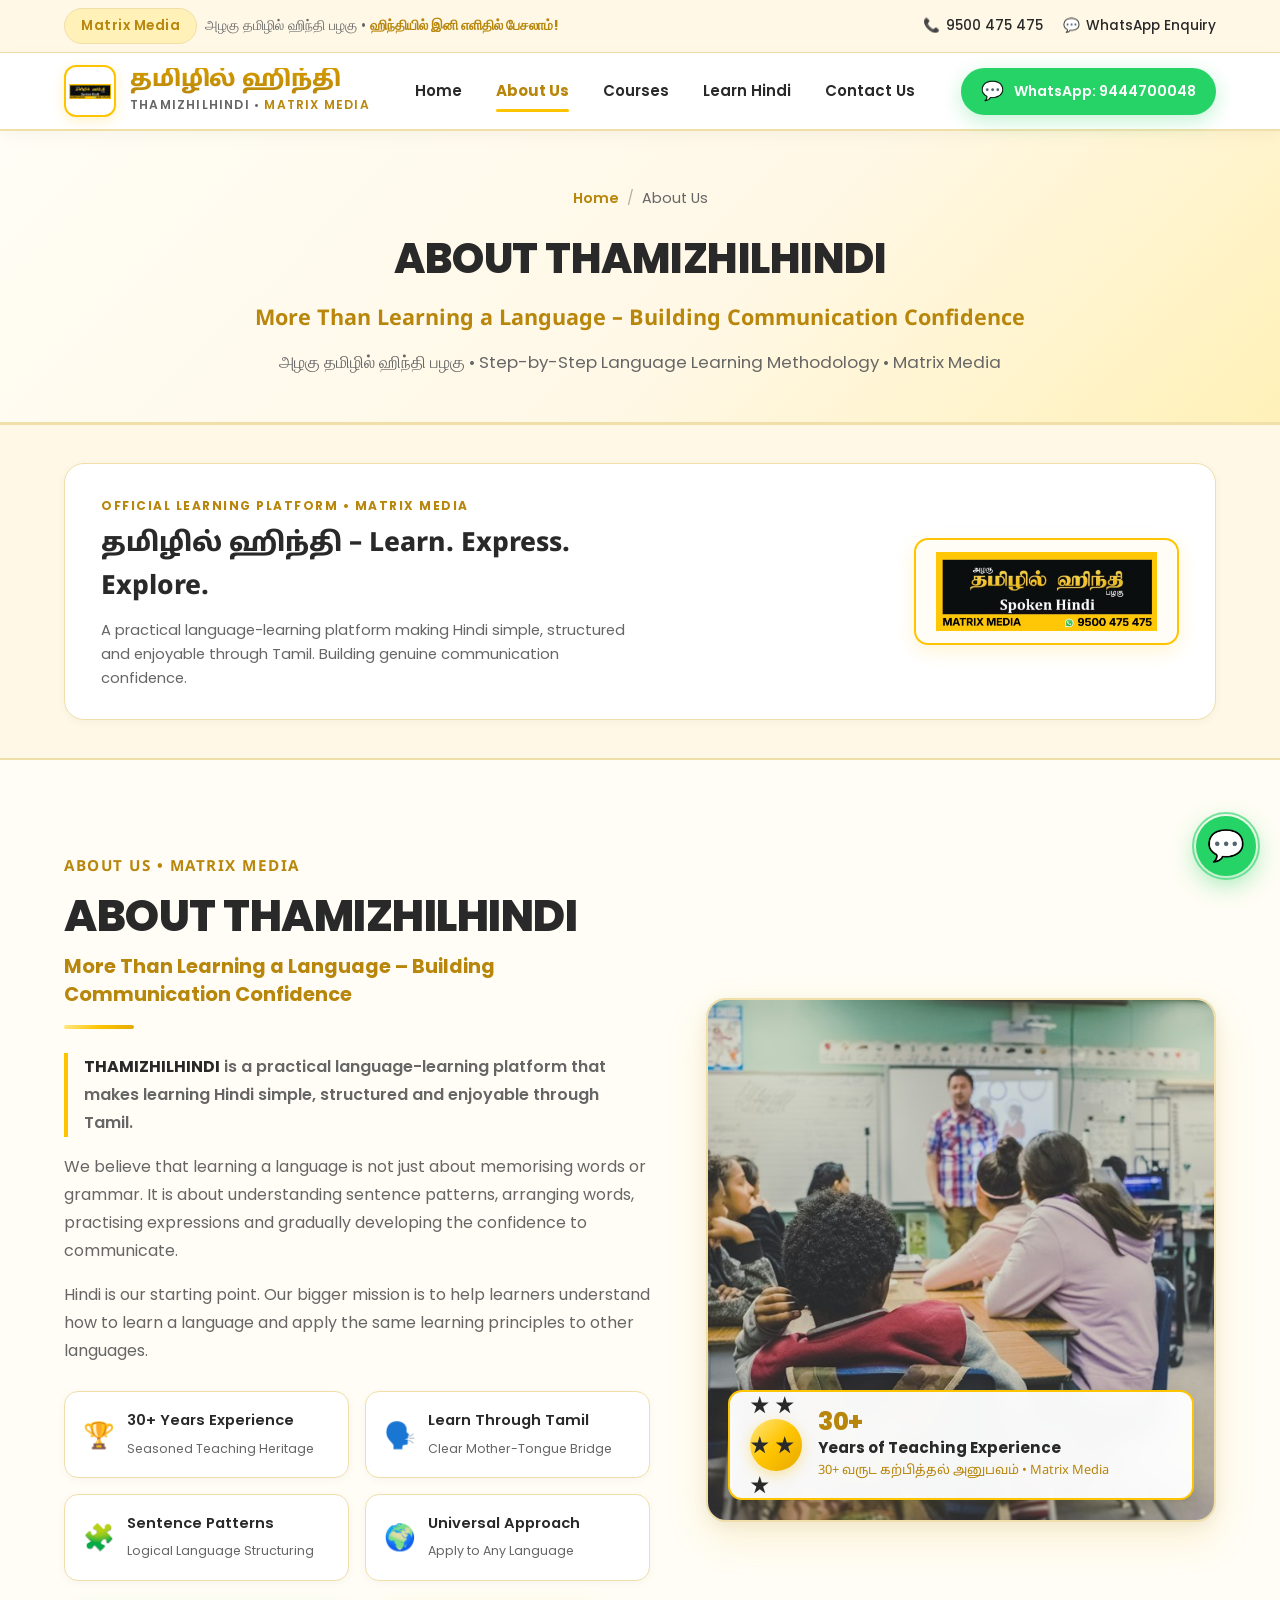
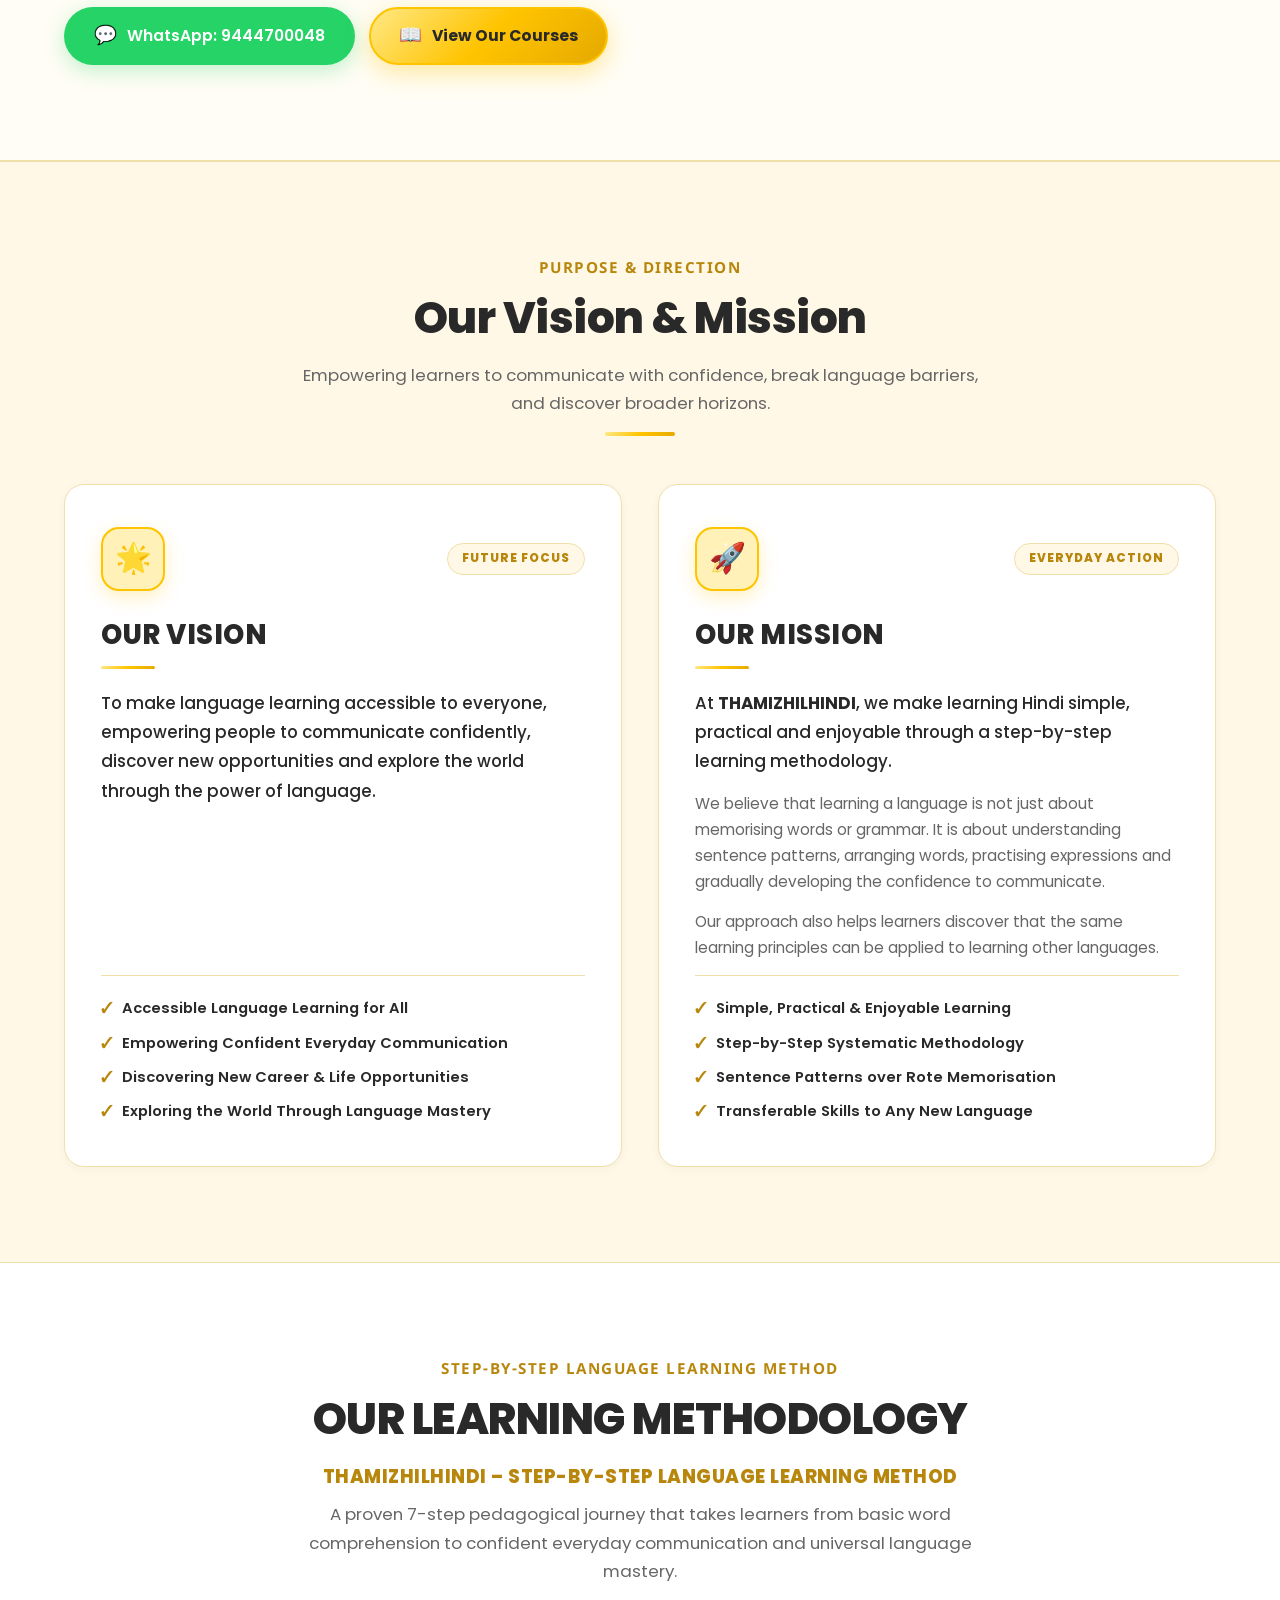
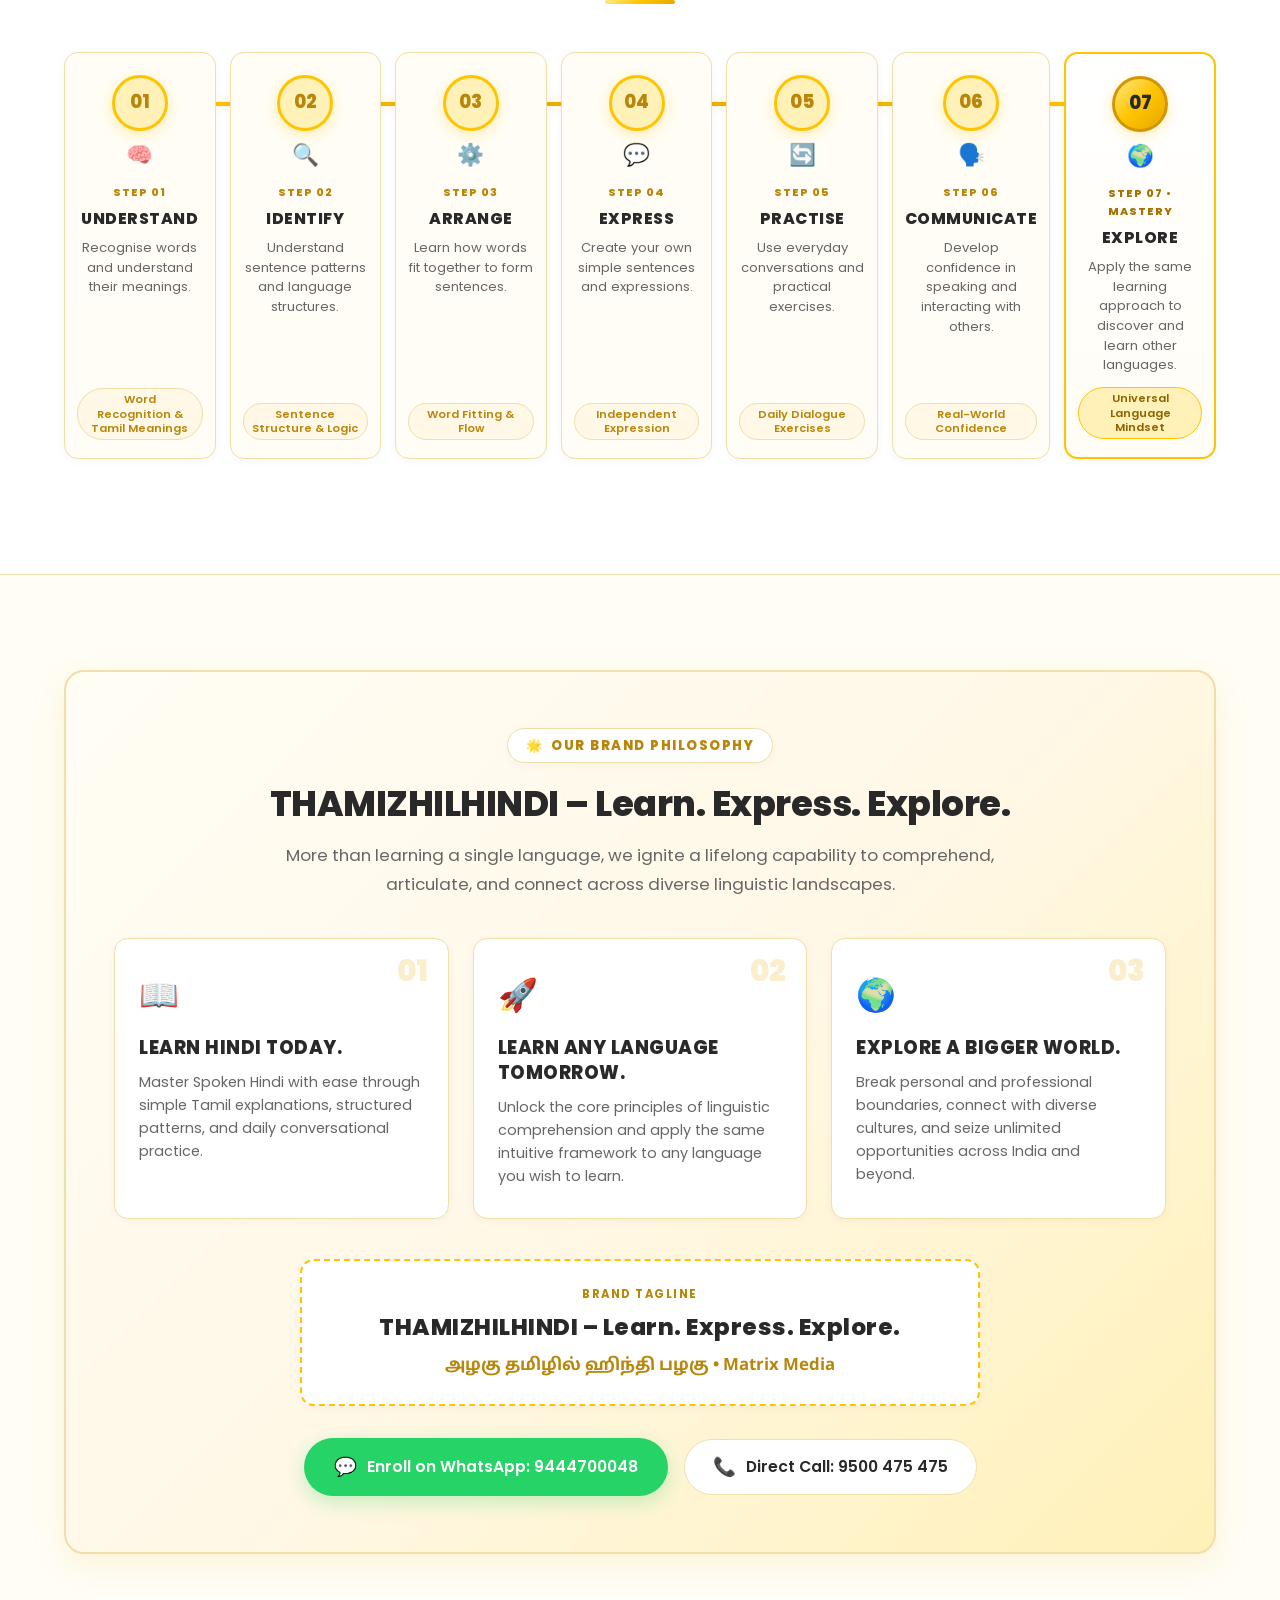
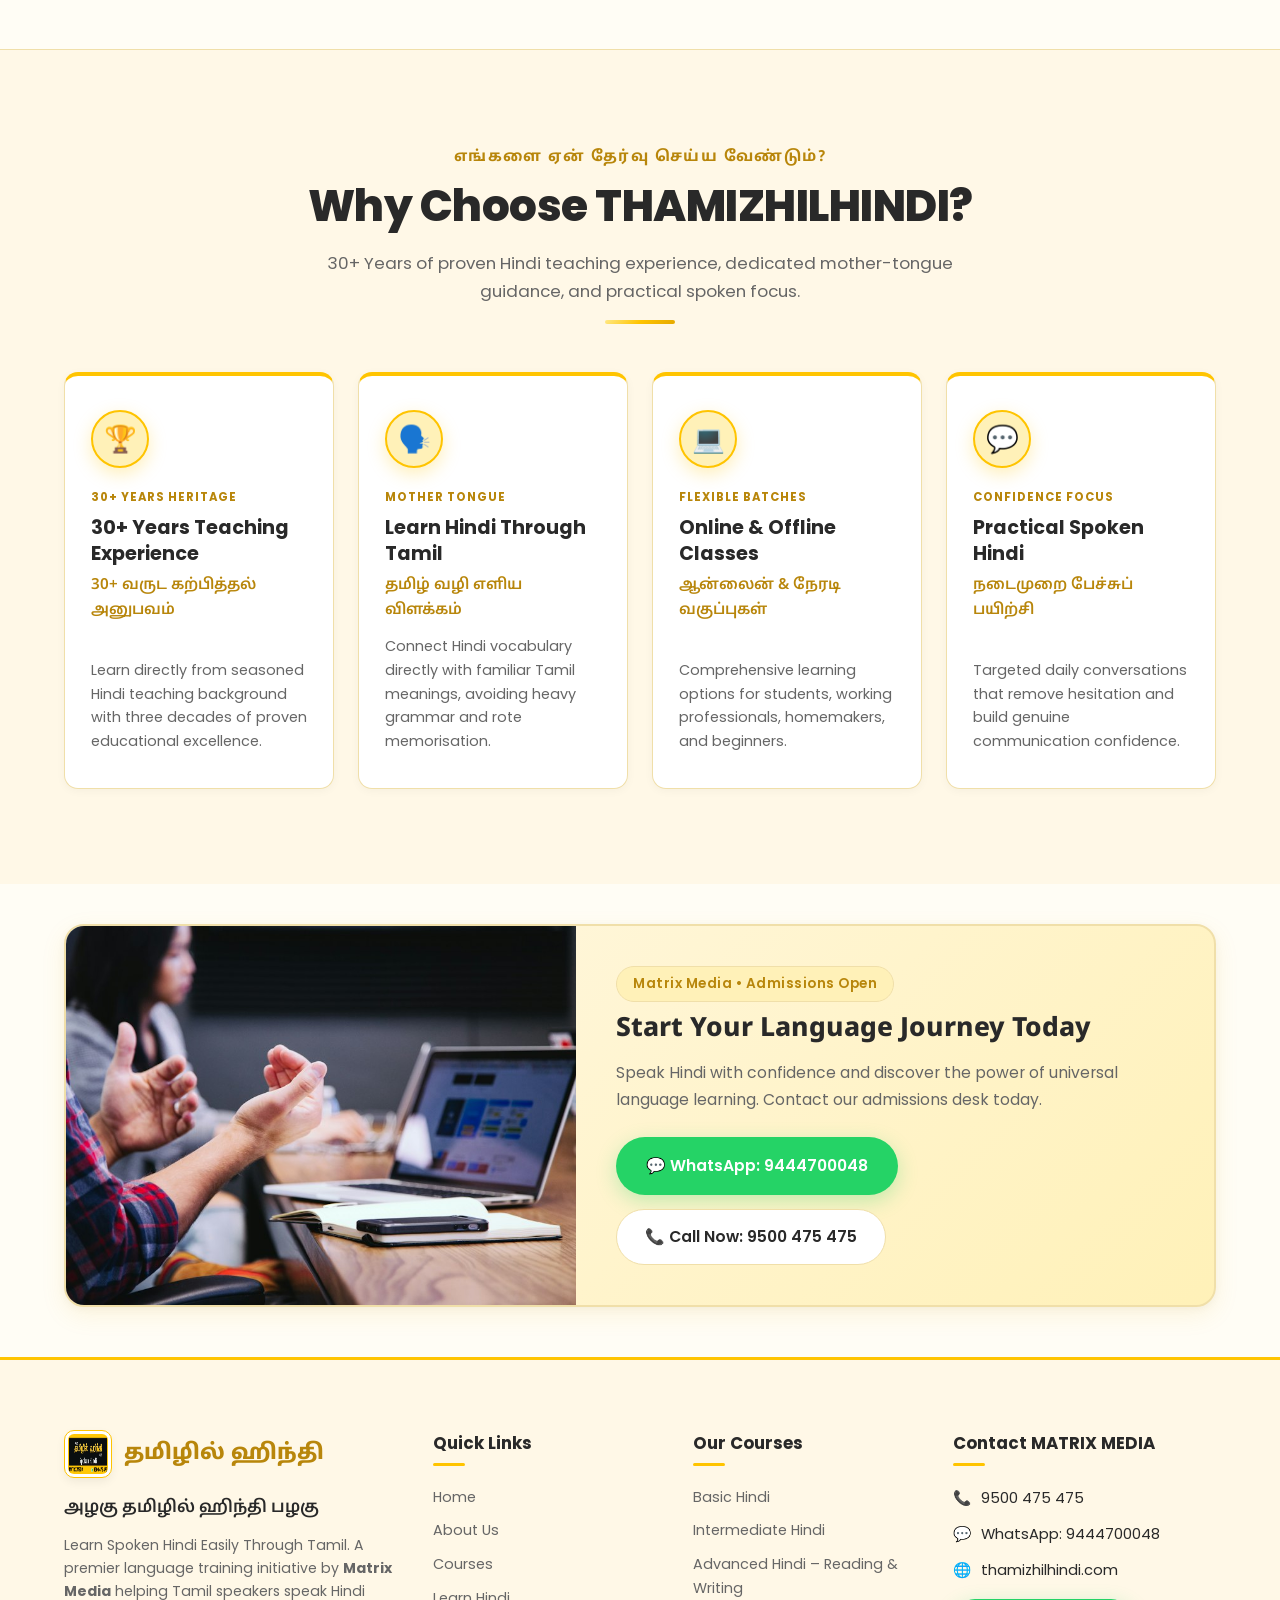
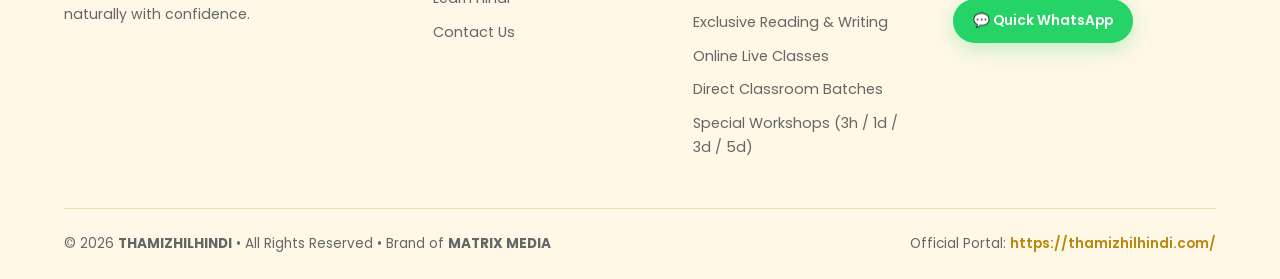
<file: about.html>
﻿<!DOCTYPE html>
<html lang="ta">
<head>
  <meta charset="UTF-8">
  <meta name="viewport" content="width=device-width, initial-scale=1.0">
  <title>About Us | THAMIZHILHINDI – Learn. Express. Explore. | Matrix Media</title>
  <meta name="description" content="Discover THAMIZHILHINDI: a practical language-learning methodology making Hindi simple and enjoyable through Tamil. Learn. Express. Explore. Call/WhatsApp: 9444700048.">
  <meta name="theme-color" content="#FFC400">
  <meta property="og:title" content="About Us | THAMIZHILHINDI – Learn. Express. Explore.">
  <meta property="og:description" content="More Than Learning a Language – Building Communication Confidence. Step-by-Step Learning Methodology by Matrix Media.">
  <meta property="og:image" content="assets/images/hero-banner.jpg">
  <meta property="og:url" content="https://thamizhilhindi.com/about.html">
  <meta property="og:type" content="website">
  <link rel="icon" type="image/jpeg" href="logo.jpg">
  <link rel="apple-touch-icon" href="logo.jpg">
  <link rel="preconnect" href="https://fonts.googleapis.com">
  <link rel="preconnect" href="https://fonts.gstatic.com" crossorigin>
  <link href="https://fonts.googleapis.com/css2?family=Noto+Sans+Tamil:wght@400;500;600;700;800&family=Noto+Sans+Devanagari:wght@500;600;700&family=Poppins:wght@400;500;600;700;800&display=swap" rel="stylesheet">
  <link rel="stylesheet" href="style.css">
</head>
<body>

  <!-- TOP BAR -->
  <aside class="top-notice-bar" aria-label="Top contact notice">
    <div class="container top-bar-inner">
      <div class="top-tagline">
        <span class="badge-pill">Matrix Media</span>
        <span>அழகு தமிழில் ஹிந்தி பழகு &bull; <strong>ஹிந்தியில் இனி எளிதில் பேசலாம்!</strong></span>
      </div>
      <div class="top-links">
        <a href="tel:+919500475475" class="top-link-item">
          <span>📞</span> 9500 475 475
        </a>
        <a href="https://wa.me/919444700048?text=Hello%20Thamizhilhindi%2C%20I%20am%20interested%20in%20learning%20Spoken%20Hindi%20through%20Tamil" target="_blank" rel="noopener" class="top-link-item">
          <span>💬</span> WhatsApp Enquiry
        </a>
      </div>
    </div>
  </aside>

  <!-- HEADER & NAVIGATION -->
  <header class="site-header">
    <div class="container header-inner">
      <a href="index.html" class="brand-link" aria-label="THAMIZHILHINDI Home">
        <img src="logo.jpg" alt="தமிழில் ஹிந்தி Logo – Matrix Media" class="brand-logo-img">
        <div class="brand-text-group">
          <span class="brand-name">தமிழில் ஹிந்தி</span>
          <span class="brand-meta">THAMIZHILHINDI &bull; <span>Matrix Media</span></span>
        </div>
      </a>

      <!-- CSS-Only Checkbox Hack for Mobile Navigation -->
      <input type="checkbox" id="nav-toggle" class="nav-toggle-input" aria-label="Toggle navigation menu">
      <label for="nav-toggle" class="nav-toggle-btn" aria-label="Open menu">
        <span></span>
        <span></span>
        <span></span>
      </label>

      <!-- Navigation Menu -->
      <nav class="nav-menu" aria-label="Main menu">
        <a href="index.html" class="nav-link">Home</a>
        <a href="about.html" class="nav-link active">About Us</a>
        <a href="courses.html" class="nav-link">Courses</a>
        <a href="learn-hindi.html" class="nav-link">Learn Hindi</a>
        <a href="contact.html" class="nav-link">Contact Us</a>
      </nav>

      <div class="header-cta-group">
        <a href="https://wa.me/919444700048?text=Hello%20Thamizhilhindi%2C%20I%20am%20interested%20in%20learning%20Spoken%20Hindi%20through%20Tamil" target="_blank" rel="noopener" class="btn btn-wa header-cta-wa">
          <span class="btn-icon">💬</span> WhatsApp: 9444700048
        </a>
      </div>
    </div>
  </header>

  <!-- INNER PAGE BANNER -->
  <section class="page-banner">
    <div class="container page-banner-inner">
      <div class="breadcrumb-nav">
        <a href="index.html">Home</a>
        <span class="breadcrumb-sep">/</span>
        <span>About Us</span>
      </div>
      <h1 class="page-banner-title">ABOUT THAMIZHILHINDI</h1>
      <p class="page-banner-ta">More Than Learning a Language – Building Communication Confidence</p>
      <p class="page-banner-desc">
        அழகு தமிழில் ஹிந்தி பழகு &bull; Step-by-Step Language Learning Methodology &bull; Matrix Media
      </p>
    </div>
  </section>

  <!-- OFFICIAL LOGO SHOWCASE BANNER -->
  <section class="logo-showcase-section" aria-label="Official Business Identity">
    <div class="container">
      <div class="logo-showcase-box">
        <div class="showcase-brand-info">
          <span class="showcase-badge">Official Learning Platform &bull; Matrix Media</span>
          <h2 class="showcase-title">தமிழில் ஹிந்தி – Learn. Express. Explore.</h2>
          <p class="showcase-desc">
            A practical language-learning platform making Hindi simple, structured and enjoyable through Tamil. Building genuine communication confidence.
          </p>
        </div>
        <div class="showcase-logo-frame">
          <img src="logo.jpg" alt="Official Logo – தமிழில் ஹிந்தி Spoken Hindi Matrix Media 9500 475 475">
        </div>
      </div>
    </div>
  </section>

  <!-- 1. ABOUT US INTRODUCTION -->
  <section class="about-section" id="about">
    <div class="container">
      <div class="about-grid">
        <!-- Left Side: About Us Text -->
        <div class="about-body">
          <span class="section-tag">About Us &bull; Matrix Media</span>
          <h2 class="section-heading">ABOUT THAMIZHILHINDI</h2>
          <h3 class="about-subtitle-en">More Than Learning a Language – Building Communication Confidence</h3>
          <div class="title-underline" style="margin-bottom: 24px;"></div>

          <p class="about-lead">
            <strong>THAMIZHILHINDI</strong> is a practical language-learning platform that makes learning Hindi simple, structured and enjoyable through Tamil.
          </p>

          <p>
            We believe that learning a language is not just about memorising words or grammar. It is about understanding sentence patterns, arranging words, practising expressions and gradually developing the confidence to communicate.
          </p>

          <p>
            Hindi is our starting point. Our bigger mission is to help learners understand how to learn a language and apply the same learning principles to other languages.
          </p>

          <div class="about-highlights-grid">
            <div class="about-highlight-box">
              <div class="about-hl-icon">🏆</div>
              <div class="about-hl-text">
                <strong>30+ Years Experience</strong>
                <span>Seasoned Teaching Heritage</span>
              </div>
            </div>
            <div class="about-highlight-box">
              <div class="about-hl-icon">🗣️</div>
              <div class="about-hl-text">
                <strong>Learn Through Tamil</strong>
                <span>Clear Mother-Tongue Bridge</span>
              </div>
            </div>
            <div class="about-highlight-box">
              <div class="about-hl-icon">🧩</div>
              <div class="about-hl-text">
                <strong>Sentence Patterns</strong>
                <span>Logical Language Structuring</span>
              </div>
            </div>
            <div class="about-highlight-box">
              <div class="about-hl-icon">🌍</div>
              <div class="about-hl-text">
                <strong>Universal Approach</strong>
                <span>Apply to Any Language</span>
              </div>
            </div>
          </div>

          <div class="about-cta-row">
            <a href="https://wa.me/919444700048?text=Hello%20Thamizhilhindi%2C%20I%20am%20interested%20in%20learning%20through%20your%20Methodology." target="_blank" rel="noopener" class="btn btn-wa">
              <span class="btn-icon">💬</span> WhatsApp: 9444700048
            </a>
            <a href="courses.html" class="btn btn-hero-yellow">
              <span class="btn-icon">📖</span> View Our Courses
            </a>
          </div>
        </div>

        <!-- Right Side: Teacher / Classroom Visual with 30+ Years Badge -->
        <div class="about-media-col">
          <div class="about-img-frame">
            <img src="assets/images/about-teacher.jpg" alt="Experienced Hindi Teacher explaining spoken Hindi through Tamil" loading="lazy">
            <div class="about-exp-highlight">
              <div class="exp-badge-star">★ ★ ★ ★ ★</div>
              <div class="exp-badge-content">
                <span class="exp-badge-num">30+</span>
                <span class="exp-badge-title">Years of Teaching Experience</span>
                <span class="exp-badge-ta">30+ வருட கற்பித்தல் அனுபவம் &bull; Matrix Media</span>
              </div>
            </div>
          </div>
        </div>
      </div>
    </div>
  </section>

  <!-- 2 & 3. OUR VISION & MISSION CARDS -->
  <section class="vision-mission-section" id="vision-mission">
    <div class="container">
      <div class="section-header-center">
        <span class="section-tag">Purpose &amp; Direction</span>
        <h2 class="section-heading">Our Vision &amp; Mission</h2>
        <p class="section-subtext">
          Empowering learners to communicate with confidence, break language barriers, and discover broader horizons.
        </p>
        <div class="title-underline"></div>
      </div>

      <div class="vision-mission-grid">
        <!-- Vision Card -->
        <div class="vm-card vm-card-vision">
          <div class="vm-card-header">
            <div class="vm-icon-box">
              <span class="vm-icon">🌟</span>
            </div>
            <div class="vm-tag-pill">Future Focus</div>
          </div>
          <h3 class="vm-title">OUR VISION</h3>
          <div class="vm-divider"></div>
          <p class="vm-content">
            To make language learning accessible to everyone, empowering people to communicate confidently, discover new opportunities and explore the world through the power of language.
          </p>
          <div class="vm-pillars-list">
            <div class="vm-pillar-item"><span class="vm-check">✓</span> Accessible Language Learning for All</div>
            <div class="vm-pillar-item"><span class="vm-check">✓</span> Empowering Confident Everyday Communication</div>
            <div class="vm-pillar-item"><span class="vm-check">✓</span> Discovering New Career &amp; Life Opportunities</div>
            <div class="vm-pillar-item"><span class="vm-check">✓</span> Exploring the World Through Language Mastery</div>
          </div>
        </div>

        <!-- Mission Card -->
        <div class="vm-card vm-card-mission">
          <div class="vm-card-header">
            <div class="vm-icon-box">
              <span class="vm-icon">🚀</span>
            </div>
            <div class="vm-tag-pill">Everyday Action</div>
          </div>
          <h3 class="vm-title">OUR MISSION</h3>
          <div class="vm-divider"></div>
          <p class="vm-content">
            At <strong>THAMIZHILHINDI</strong>, we make learning Hindi simple, practical and enjoyable through a step-by-step learning methodology.
          </p>
          <p class="vm-content-sub">
            We believe that learning a language is not just about memorising words or grammar. It is about understanding sentence patterns, arranging words, practising expressions and gradually developing the confidence to communicate.
          </p>
          <p class="vm-content-sub">
            Our approach also helps learners discover that the same learning principles can be applied to learning other languages.
          </p>
          <div class="vm-pillars-list">
            <div class="vm-pillar-item"><span class="vm-check">✓</span> Simple, Practical &amp; Enjoyable Learning</div>
            <div class="vm-pillar-item"><span class="vm-check">✓</span> Step-by-Step Systematic Methodology</div>
            <div class="vm-pillar-item"><span class="vm-check">✓</span> Sentence Patterns over Rote Memorisation</div>
            <div class="vm-pillar-item"><span class="vm-check">✓</span> Transferable Skills to Any New Language</div>
          </div>
        </div>
      </div>
    </div>
  </section>

  <!-- 4. OUR SIGNATURE LEARNING METHODOLOGY (7-Step Learning Process) -->
  <section class="methodology-section" id="methodology">
    <div class="container">
      <div class="section-header-center">
        <span class="section-tag">Step-by-Step Language Learning Method</span>
        <h2 class="section-heading">OUR LEARNING METHODOLOGY</h2>
        <p class="section-subtext-bold">THAMIZHILHINDI – STEP-BY-STEP LANGUAGE LEARNING METHOD</p>
        <p class="section-subtext">
          A proven 7-step pedagogical journey that takes learners from basic word comprehension to confident everyday communication and universal language mastery.
        </p>
        <div class="title-underline"></div>
      </div>

      <!-- Desktop & Mobile Responsive 7-Step Timeline -->
      <div class="methodology-timeline-wrapper">
        <div class="timeline-connector-bar" aria-hidden="true"></div>

        <div class="methodology-steps-container">
          <!-- Step 1: UNDERSTAND -->
          <div class="method-step-card" data-step="1">
            <div class="step-node-header">
              <div class="step-circle-badge">
                <span class="step-badge-num">01</span>
              </div>
              <div class="step-icon-symbol">🧠</div>
            </div>
            <div class="step-card-content">
              <span class="step-number-tag">STEP 01</span>
              <h3 class="step-title">UNDERSTAND</h3>
              <p class="step-desc">Recognise words and understand their meanings.</p>
              <div class="step-detail-tag">Word Recognition &amp; Tamil Meanings</div>
            </div>
          </div>

          <!-- Step 2: IDENTIFY -->
          <div class="method-step-card" data-step="2">
            <div class="step-node-header">
              <div class="step-circle-badge">
                <span class="step-badge-num">02</span>
              </div>
              <div class="step-icon-symbol">🔍</div>
            </div>
            <div class="step-card-content">
              <span class="step-number-tag">STEP 02</span>
              <h3 class="step-title">IDENTIFY</h3>
              <p class="step-desc">Understand sentence patterns and language structures.</p>
              <div class="step-detail-tag">Sentence Structure &amp; Logic</div>
            </div>
          </div>

          <!-- Step 3: ARRANGE -->
          <div class="method-step-card" data-step="3">
            <div class="step-node-header">
              <div class="step-circle-badge">
                <span class="step-badge-num">03</span>
              </div>
              <div class="step-icon-symbol">⚙️</div>
            </div>
            <div class="step-card-content">
              <span class="step-number-tag">STEP 03</span>
              <h3 class="step-title">ARRANGE</h3>
              <p class="step-desc">Learn how words fit together to form sentences.</p>
              <div class="step-detail-tag">Word Fitting &amp; Flow</div>
            </div>
          </div>

          <!-- Step 4: EXPRESS -->
          <div class="method-step-card" data-step="4">
            <div class="step-node-header">
              <div class="step-circle-badge">
                <span class="step-badge-num">04</span>
              </div>
              <div class="step-icon-symbol">💬</div>
            </div>
            <div class="step-card-content">
              <span class="step-number-tag">STEP 04</span>
              <h3 class="step-title">EXPRESS</h3>
              <p class="step-desc">Create your own simple sentences and expressions.</p>
              <div class="step-detail-tag">Independent Expression</div>
            </div>
          </div>

          <!-- Step 5: PRACTISE -->
          <div class="method-step-card" data-step="5">
            <div class="step-node-header">
              <div class="step-circle-badge">
                <span class="step-badge-num">05</span>
              </div>
              <div class="step-icon-symbol">🔄</div>
            </div>
            <div class="step-card-content">
              <span class="step-number-tag">STEP 05</span>
              <h3 class="step-title">PRACTISE</h3>
              <p class="step-desc">Use everyday conversations and practical exercises.</p>
              <div class="step-detail-tag">Daily Dialogue Exercises</div>
            </div>
          </div>

          <!-- Step 6: COMMUNICATE -->
          <div class="method-step-card" data-step="6">
            <div class="step-node-header">
              <div class="step-circle-badge">
                <span class="step-badge-num">06</span>
              </div>
              <div class="step-icon-symbol">🗣️</div>
            </div>
            <div class="step-card-content">
              <span class="step-number-tag">STEP 06</span>
              <h3 class="step-title">COMMUNICATE</h3>
              <p class="step-desc">Develop confidence in speaking and interacting with others.</p>
              <div class="step-detail-tag">Real-World Confidence</div>
            </div>
          </div>

          <!-- Step 7: EXPLORE -->
          <div class="method-step-card method-step-highlight" data-step="7">
            <div class="step-node-header">
              <div class="step-circle-badge step-circle-gold">
                <span class="step-badge-num">07</span>
              </div>
              <div class="step-icon-symbol">🌍</div>
            </div>
            <div class="step-card-content">
              <span class="step-number-tag step-tag-gold">STEP 07 &bull; MASTERY</span>
              <h3 class="step-title">EXPLORE</h3>
              <p class="step-desc">Apply the same learning approach to discover and learn other languages.</p>
              <div class="step-detail-tag step-detail-gold">Universal Language Mindset</div>
            </div>
          </div>
        </div>
      </div>
    </div>
  </section>

  <!-- 5. OUR BRAND PHILOSOPHY -->
  <section class="philosophy-section" id="philosophy">
    <div class="container">
      <div class="philosophy-card">
        <div class="philosophy-badge">
          <span>🌟</span> OUR BRAND PHILOSOPHY
        </div>
        <h2 class="philosophy-title">THAMIZHILHINDI – Learn. Express. Explore.</h2>
        <p class="philosophy-intro">
          More than learning a single language, we ignite a lifelong capability to comprehend, articulate, and connect across diverse linguistic landscapes.
        </p>

        <!-- The Three Pillar Statements -->
        <div class="philosophy-pillars-grid">
          <div class="philosophy-pillar-item">
            <div class="pillar-number">01</div>
            <div class="pillar-icon">📖</div>
            <h3 class="pillar-heading">LEARN HINDI TODAY.</h3>
            <p class="pillar-text">
              Master Spoken Hindi with ease through simple Tamil explanations, structured patterns, and daily conversational practice.
            </p>
          </div>

          <div class="philosophy-pillar-item">
            <div class="pillar-number">02</div>
            <div class="pillar-icon">🚀</div>
            <h3 class="pillar-heading">LEARN ANY LANGUAGE TOMORROW.</h3>
            <p class="pillar-text">
              Unlock the core principles of linguistic comprehension and apply the same intuitive framework to any language you wish to learn.
            </p>
          </div>

          <div class="philosophy-pillar-item">
            <div class="pillar-number">03</div>
            <div class="pillar-icon">🌍</div>
            <h3 class="pillar-heading">EXPLORE A BIGGER WORLD.</h3>
            <p class="pillar-text">
              Break personal and professional boundaries, connect with diverse cultures, and seize unlimited opportunities across India and beyond.
            </p>
          </div>
        </div>

        <div class="philosophy-tagline-box">
          <span class="tagline-label">Brand Tagline</span>
          <p class="tagline-text">THAMIZHILHINDI – Learn. Express. Explore.</p>
          <span class="tagline-tamil">அழகு தமிழில் ஹிந்தி பழகு &bull; Matrix Media</span>
        </div>

        <div class="philosophy-actions">
          <a href="https://wa.me/919444700048?text=Hello%20Thamizhilhindi%2C%20I%20am%20inspired%20by%20your%20Methodology%20and%20want%20to%20enroll." target="_blank" rel="noopener" class="btn btn-wa">
            <span class="btn-icon">💬</span> Enroll on WhatsApp: 9444700048
          </a>
          <a href="tel:+919500475475" class="btn btn-call">
            <span class="btn-icon">📞</span> Direct Call: 9500 475 475
          </a>
        </div>
      </div>
    </div>
  </section>

  <!-- WHY CHOOSE US (Heritage & Trust Cards Preserved) -->
  <section class="why-four-section" id="why-choose-us">
    <div class="container">
      <div class="section-header-center">
        <span class="section-tag">எங்களை ஏன் தேர்வு செய்ய வேண்டும்?</span>
        <h2 class="section-heading">Why Choose THAMIZHILHINDI?</h2>
        <p class="section-subtext">
          30+ Years of proven Hindi teaching experience, dedicated mother-tongue guidance, and practical spoken focus.
        </p>
        <div class="title-underline"></div>
      </div>

      <div class="why-four-grid">
        <div class="why-four-card">
          <div class="why-icon-badge"><span>🏆</span></div>
          <div class="why-card-top-tag">30+ Years Heritage</div>
          <h3 class="why-four-title">30+ Years Teaching Experience</h3>
          <p class="why-four-ta">30+ வருட கற்பித்தல் அனுபவம்</p>
          <p class="why-four-desc">
            Learn directly from seasoned Hindi teaching background with three decades of proven educational excellence.
          </p>
        </div>

        <div class="why-four-card">
          <div class="why-icon-badge"><span>🗣️</span></div>
          <div class="why-card-top-tag">Mother Tongue</div>
          <h3 class="why-four-title">Learn Hindi Through Tamil</h3>
          <p class="why-four-ta">தமிழ் வழி எளிய விளக்கம்</p>
          <p class="why-four-desc">
            Connect Hindi vocabulary directly with familiar Tamil meanings, avoiding heavy grammar and rote memorisation.
          </p>
        </div>

        <div class="why-four-card">
          <div class="why-icon-badge"><span>💻</span></div>
          <div class="why-card-top-tag">Flexible Batches</div>
          <h3 class="why-four-title">Online &amp; Offline Classes</h3>
          <p class="why-four-ta">ஆன்லைன் &amp; நேரடி வகுப்புகள்</p>
          <p class="why-four-desc">
            Comprehensive learning options for students, working professionals, homemakers, and beginners.
          </p>
        </div>

        <div class="why-four-card">
          <div class="why-icon-badge"><span>💬</span></div>
          <div class="why-card-top-tag">Confidence Focus</div>
          <h3 class="why-four-title">Practical Spoken Hindi</h3>
          <p class="why-four-ta">நடைமுறை பேச்சுப் பயிற்சி</p>
          <p class="why-four-desc">
            Targeted daily conversations that remove hesitation and build genuine communication confidence.
          </p>
        </div>
      </div>
    </div>
  </section>

  <!-- Interactive Banner CTA -->
  <section class="container" style="margin-top: 40px; margin-bottom: 50px;">
    <div class="methods-interactive-banner">
      <div class="methods-banner-img-box">
        <img src="assets/images/teaching-methods.jpg" alt="Join THAMIZHILHINDI language learning sessions">
      </div>
      <div class="methods-banner-info">
        <span class="badge-pill">Matrix Media &bull; Admissions Open</span>
        <h3 class="methods-banner-heading">Start Your Language Journey Today</h3>
        <p class="methods-banner-text">
          Speak Hindi with confidence and discover the power of universal language learning. Contact our admissions desk today.
        </p>
        <div class="methods-banner-ctas">
          <a href="https://wa.me/919444700048?text=Hello%20Thamizhilhindi%2C%20I%20am%20interested%20in%20learning%20through%20your%20Methodology." target="_blank" rel="noopener" class="btn btn-wa">
            💬 WhatsApp: 9444700048
          </a>
          <a href="tel:+919500475475" class="btn btn-call">
            📞 Call Now: 9500 475 475
          </a>
        </div>
      </div>
    </div>
  </section>

  <!-- FOOTER -->
  <footer class="site-footer">
    <div class="container">
      <div class="footer-top-grid">
        <div class="footer-col-brand">
          <div class="footer-logo-row">
            <img src="logo.jpg" alt="தமிழில் ஹிந்தி Logo – Matrix Media">
            <span class="footer-brand-title">தமிழில் ஹிந்தி</span>
          </div>
          <p class="footer-tagline-ta">அழகு தமிழில் ஹிந்தி பழகு</p>
          <p class="footer-desc">
            Learn Spoken Hindi Easily Through Tamil. A premier language training initiative by <strong>Matrix Media</strong> helping Tamil speakers speak Hindi naturally with confidence.
          </p>
        </div>

        <div class="footer-col">
          <h4 class="footer-heading">Quick Links</h4>
          <nav class="footer-nav-list" aria-label="Footer quick links">
            <a href="index.html">Home</a>
            <a href="about.html">About Us</a>
            <a href="courses.html">Courses</a>
            <a href="learn-hindi.html">Learn Hindi</a>
            <a href="contact.html">Contact Us</a>
          </nav>
        </div>

        <div class="footer-col">
          <h4 class="footer-heading">Our Courses</h4>
          <nav class="footer-nav-list" aria-label="Footer course links">
            <a href="courses.html#courses">Basic Hindi</a>
            <a href="courses.html#courses">Intermediate Hindi</a>
            <a href="courses.html#courses">Advanced Hindi – Reading &amp; Writing</a>
            <a href="courses.html#courses">Exclusive Reading &amp; Writing</a>
            <a href="courses.html#learning-modes">Online Live Classes</a>
            <a href="courses.html#learning-modes">Direct Classroom Batches</a>
            <a href="courses.html#courses">Special Workshops (3h / 1d / 3d / 5d)</a>
          </nav>
        </div>

        <div class="footer-col">
          <h4 class="footer-heading">Contact MATRIX MEDIA</h4>
          <div class="footer-contact-item">
            <span>📞</span>
            <a href="tel:+919500475475">9500 475 475</a>
          </div>
          <div class="footer-contact-item">
            <span>💬</span>
            <a href="https://wa.me/919444700048" target="_blank" rel="noopener">WhatsApp: 9444700048</a>
          </div>
          <div class="footer-contact-item">
            <span>🌐</span>
            <a href="https://thamizhilhindi.com" target="_blank" rel="noopener">thamizhilhindi.com</a>
          </div>
          <div style="margin-top: 16px;">
            <a href="https://wa.me/919444700048?text=Hello%20Matrix%20Media%2C%20I%20want%20to%20learn%20Spoken%20Hindi." target="_blank" rel="noopener" class="btn btn-wa" style="padding: 9px 18px; font-size: 0.85rem;">
              💬 Quick WhatsApp
            </a>
          </div>
        </div>
      </div>

      <div class="footer-bottom-bar">
        <div>
          &copy; 2026 <strong>THAMIZHILHINDI</strong> &bull; All Rights Reserved &bull; Brand of <strong>MATRIX MEDIA</strong>
        </div>
        <div>
          Official Portal: <a href="https://thamizhilhindi.com" target="_blank" rel="noopener">https://thamizhilhindi.com/</a>
        </div>
      </div>
    </div>
  </footer>

  <!-- FLOATING WHATSAPP CTA BUTTON -->
  <a href="https://wa.me/919444700048?text=Hello%20Thamizhilhindi%2C%20I%20am%20interested%20in%20learning%20Spoken%20Hindi%20through%20Tamil.%20Please%20share%20details." class="floating-wa-btn" target="_blank" rel="noopener" aria-label="Chat on WhatsApp">
    💬
  </a>

</body>
</html>
</file>
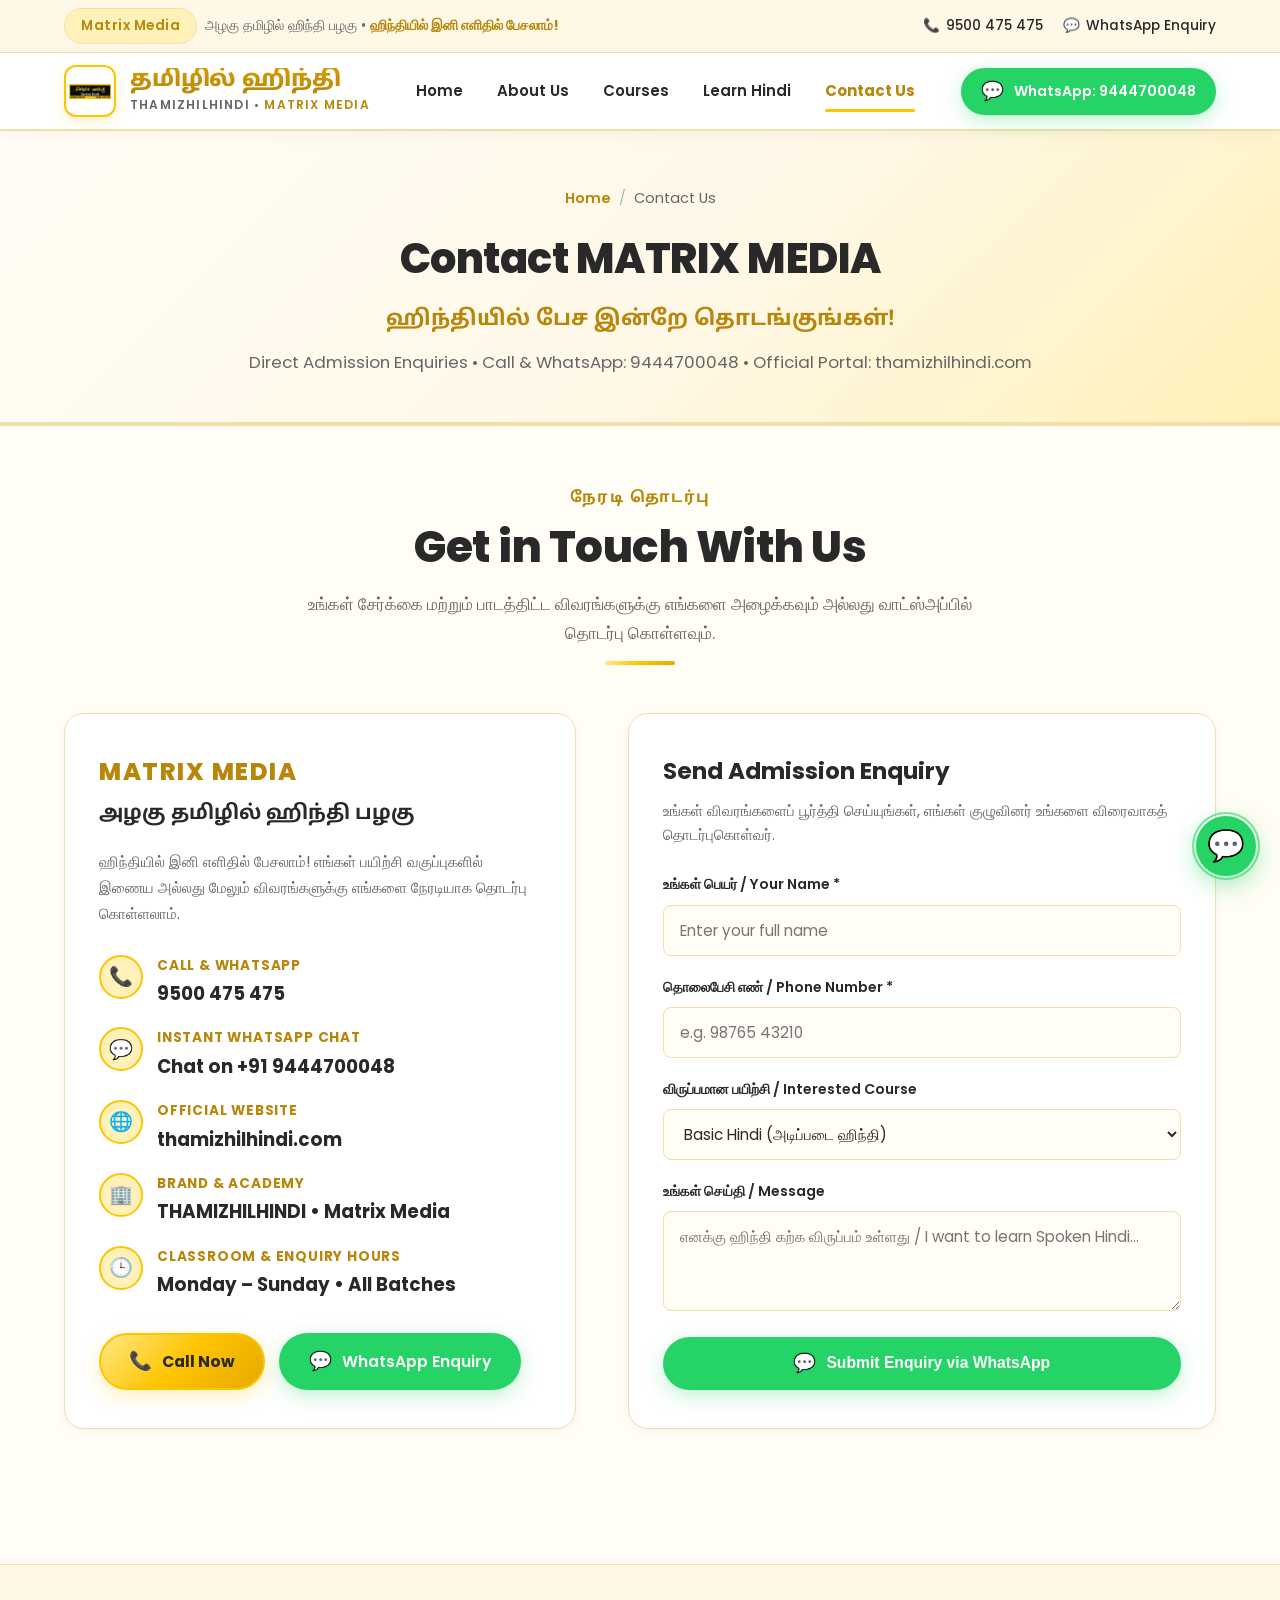
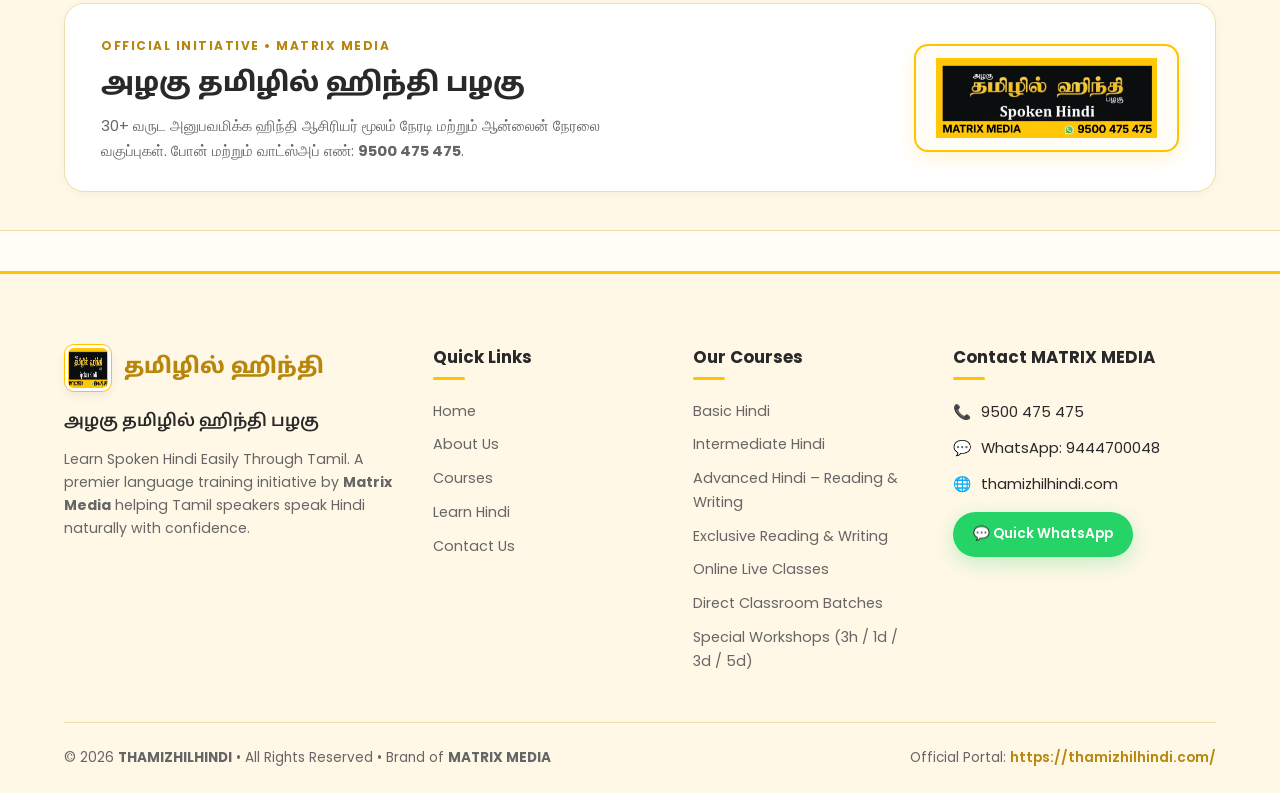
<file: contact.html>
﻿<!DOCTYPE html>
<html lang="ta">
<head>
  <meta charset="UTF-8">
  <meta name="viewport" content="width=device-width, initial-scale=1.0">
  <title>Contact Us | THAMIZHILHINDI – Matrix Media (9500 475 475)</title>
  <meta name="description" content="Contact THAMIZHILHINDI (Matrix Media) for Spoken Hindi admissions and course enquiries. Call or WhatsApp: 9444700048. Online and offline classes available.">
  <meta name="theme-color" content="#FFC400">
  <meta property="og:title" content="Contact Us | THAMIZHILHINDI – Matrix Media (9500 475 475)">
  <meta property="og:description" content="Contact THAMIZHILHINDI (Matrix Media) for Spoken Hindi admissions and course enquiries. Call or WhatsApp: 9444700048.">
  <meta property="og:image" content="assets/images/hero-banner.jpg">
  <meta property="og:url" content="https://thamizhilhindi.com/contact.html">
  <meta property="og:type" content="website">
  <link rel="icon" type="image/jpeg" href="logo.jpg">
  <link rel="apple-touch-icon" href="logo.jpg">
  <link rel="preconnect" href="https://fonts.googleapis.com">
  <link rel="preconnect" href="https://fonts.gstatic.com" crossorigin>
  <link href="https://fonts.googleapis.com/css2?family=Noto+Sans+Tamil:wght@400;500;600;700;800&family=Noto+Sans+Devanagari:wght@500;600;700&family=Poppins:wght@400;500;600;700;800&display=swap" rel="stylesheet">
  <link rel="stylesheet" href="style.css">
</head>
<body>

  <!-- TOP BAR -->
  <aside class="top-notice-bar" aria-label="Top contact notice">
    <div class="container top-bar-inner">
      <div class="top-tagline">
        <span class="badge-pill">Matrix Media</span>
        <span>அழகு தமிழில் ஹிந்தி பழகு &bull; <strong>ஹிந்தியில் இனி எளிதில் பேசலாம்!</strong></span>
      </div>
      <div class="top-links">
        <a href="tel:+919500475475" class="top-link-item">
          <span>📞</span> 9500 475 475
        </a>
        <a href="https://wa.me/919444700048?text=Hello%20Thamizhilhindi%2C%20I%20am%20interested%20in%20learning%20Spoken%20Hindi%20through%20Tamil" target="_blank" rel="noopener" class="top-link-item">
          <span>💬</span> WhatsApp Enquiry
        </a>
      </div>
    </div>
  </aside>

  <!-- HEADER & NAVIGATION -->
  <header class="site-header">
    <div class="container header-inner">
      <a href="index.html" class="brand-link" aria-label="THAMIZHILHINDI Home">
        <img src="logo.jpg" alt="தமிழில் ஹிந்தி Logo – Matrix Media" class="brand-logo-img">
        <div class="brand-text-group">
          <span class="brand-name">தமிழில் ஹிந்தி</span>
          <span class="brand-meta">THAMIZHILHINDI &bull; <span>Matrix Media</span></span>
        </div>
      </a>

      <!-- CSS-Only Checkbox Hack for Mobile Navigation -->
      <input type="checkbox" id="nav-toggle" class="nav-toggle-input" aria-label="Toggle navigation menu">
      <label for="nav-toggle" class="nav-toggle-btn" aria-label="Open menu">
        <span></span>
        <span></span>
        <span></span>
      </label>

      <!-- Navigation Menu -->
      <nav class="nav-menu" aria-label="Main menu">
        <a href="index.html" class="nav-link">Home</a>
        <a href="about.html" class="nav-link">About Us</a>
        <a href="courses.html" class="nav-link">Courses</a>
        <a href="learn-hindi.html" class="nav-link">Learn Hindi</a>
        <a href="contact.html" class="nav-link active">Contact Us</a>
      </nav>

      <div class="header-cta-group">
        <a href="https://wa.me/919444700048?text=Hello%20Thamizhilhindi%2C%20I%20am%20interested%20in%20learning%20Spoken%20Hindi%20through%20Tamil" target="_blank" rel="noopener" class="btn btn-wa header-cta-wa">
          <span class="btn-icon">💬</span> WhatsApp: 9444700048
        </a>
      </div>
    </div>
  </header>

  <!-- INNER PAGE BANNER -->
  <section class="page-banner">
    <div class="container page-banner-inner">
      <div class="breadcrumb-nav">
        <a href="index.html">Home</a>
        <span class="breadcrumb-sep">/</span>
        <span>Contact Us</span>
      </div>
      <h1 class="page-banner-title">Contact MATRIX MEDIA</h1>
      <p class="page-banner-ta">ஹிந்தியில் பேச இன்றே தொடங்குங்கள்!</p>
      <p class="page-banner-desc">
        Direct Admission Enquiries &bull; Call &amp; WhatsApp: 9444700048 &bull; Official Portal: thamizhilhindi.com
      </p>
    </div>
  </section>

  <!-- CONTACT SECTION -->
  <section class="contact-section" id="contact" style="padding-top: 60px;">
    <div class="container">
      <div class="section-header-center">
        <span class="section-tag">நேரடி தொடர்பு</span>
        <h2 class="section-heading">Get in Touch With Us</h2>
        <p class="section-subtext">
          உங்கள் சேர்க்கை மற்றும் பாடத்திட்ட விவரங்களுக்கு எங்களை அழைக்கவும் அல்லது வாட்ஸ்அப்பில் தொடர்பு கொள்ளவும்.
        </p>
        <div class="title-underline"></div>
      </div>

      <div class="contact-grid">
        <!-- Contact Info Panel -->
        <div class="contact-info-panel">
          <h3 class="contact-brand-title">MATRIX MEDIA</h3>
          <p class="contact-tagline-ta">அழகு தமிழில் ஹிந்தி பழகு</p>
          <p class="contact-desc">
            ஹிந்தியில் இனி எளிதில் பேசலாம்! எங்கள் பயிற்சி வகுப்புகளில் இணைய அல்லது மேலும் விவரங்களுக்கு எங்களை நேரடியாக தொடர்பு கொள்ளலாம்.
          </p>

          <div class="contact-detail-items">
            <div class="contact-item">
              <div class="contact-icon-bubble">📞</div>
              <div class="contact-item-text">
                <strong>Call &amp; WhatsApp</strong>
                <a href="tel:+919500475475">9500 475 475</a>
              </div>
            </div>

            <div class="contact-item">
              <div class="contact-icon-bubble">💬</div>
              <div class="contact-item-text">
                <strong>Instant WhatsApp Chat</strong>
                <a href="https://wa.me/919444700048?text=Hello%20Thamizhilhindi%2C%20I%20want%20to%20learn%20Spoken%20Hindi." target="_blank" rel="noopener">Chat on +91 9444700048</a>
              </div>
            </div>

            <div class="contact-item">
              <div class="contact-icon-bubble">🌐</div>
              <div class="contact-item-text">
                <strong>Official Website</strong>
                <a href="https://thamizhilhindi.com" target="_blank" rel="noopener">thamizhilhindi.com</a>
              </div>
            </div>

            <div class="contact-item">
              <div class="contact-icon-bubble">🏢</div>
              <div class="contact-item-text">
                <strong>Brand &amp; Academy</strong>
                <span>THAMIZHILHINDI &bull; Matrix Media</span>
              </div>
            </div>

            <div class="contact-item">
              <div class="contact-icon-bubble">🕒</div>
              <div class="contact-item-text">
                <strong>Classroom &amp; Enquiry Hours</strong>
                <span>Monday – Sunday &bull; All Batches</span>
              </div>
            </div>
          </div>

          <div class="contact-cta-buttons">
            <a href="tel:+919500475475" class="btn btn-primary">
              <span class="btn-icon">📞</span> Call Now
            </a>
            <a href="https://wa.me/919444700048?text=Hello%20Thamizhilhindi%2C%20I%20am%20contacting%20you%20from%20the%20website%20to%20learn%20Spoken%20Hindi." target="_blank" rel="noopener" class="btn btn-wa">
              <span class="btn-icon">💬</span> WhatsApp Enquiry
            </a>
          </div>
        </div>

        <!-- Contact Form Panel (Pure HTML Semantic Form) -->
        <div class="contact-form-panel">
          <h3 class="form-title">Send Admission Enquiry</h3>
          <p class="form-sub">உங்கள் விவரங்களைப் பூர்த்தி செய்யுங்கள், எங்கள் குழுவினர் உங்களை விரைவாகத் தொடர்புகொள்வர்.</p>

          <form class="enquiry-form" action="https://wa.me/919444700048" method="get" target="_blank">
            <div class="form-group">
              <label class="form-label" for="user-name">உங்கள் பெயர் / Your Name *</label>
              <input type="text" id="user-name" name="name" class="form-input" placeholder="Enter your full name" required>
            </div>

            <div class="form-group">
              <label class="form-label" for="user-phone">தொலைபேசி எண் / Phone Number *</label>
              <input type="tel" id="user-phone" name="phone" class="form-input" placeholder="e.g. 98765 43210" required>
            </div>

            <div class="form-group">
              <label class="form-label" for="course-choice">விருப்பமான பயிற்சி / Interested Course</label>
              <select id="course-choice" name="course" class="form-select">
                <option value="basic">Basic Hindi (அடிப்படை ஹிந்தி)</option>
                <option value="intermediate">Intermediate Hindi (இடைநிலை ஹிந்தி உரையாடல்)</option>
                <option value="advanced">Advanced Hindi – Reading &amp; Writing (மேம்பட்ட ஹிந்தி)</option>
                <option value="reading-writing">Exclusive Reading &amp; Writing (பிரத்யேக வாசிப்பு &amp; எழுதுதல்)</option>
                <option value="online-offline">Online &amp; Offline Learning (ஆன்லைன் &amp; நேரடி வகுப்பறை)</option>
                <option value="workshops">Special Workshops (3 Hours / 1 Day / 3 Days / 5 Days)</option>
              </select>
            </div>

            <div class="form-group">
              <label class="form-label" for="user-msg">உங்கள் செய்தி / Message</label>
              <textarea id="user-msg" name="text" class="form-textarea" placeholder="எனக்கு ஹிந்தி கற்க விருப்பம் உள்ளது / I want to learn Spoken Hindi..."></textarea>
            </div>

            <button type="submit" class="btn btn-wa form-submit-btn">
              <span class="btn-icon">💬</span> Submit Enquiry via WhatsApp
            </button>
          </form>
        </div>
      </div>
    </div>
  </section>

  <!-- QUICK BRAND HIGHLIGHT -->
  <section class="logo-showcase-section" aria-label="Matrix Media Details" style="margin-top: 40px; margin-bottom: 40px;">
    <div class="container">
      <div class="logo-showcase-box">
        <div class="showcase-brand-info">
          <span class="showcase-badge">Official Initiative &bull; Matrix Media</span>
          <h2 class="showcase-title">அழகு தமிழில் ஹிந்தி பழகு</h2>
          <p class="showcase-desc">
            30+ வருட அனுபவமிக்க ஹிந்தி ஆசிரியர் மூலம் நேரடி மற்றும் ஆன்லைன் நேரலை வகுப்புகள். போன் மற்றும் வாட்ஸ்அப் எண்: <strong>9500 475 475</strong>.
          </p>
        </div>
        <div class="showcase-logo-frame">
          <img src="logo.jpg" alt="தமிழில் ஹிந்தி Logo Matrix Media 9500 475 475">
        </div>
      </div>
    </div>
  </section>

  <!-- FOOTER -->
  <footer class="site-footer">
    <div class="container">
      <div class="footer-top-grid">
        <div class="footer-col-brand">
          <div class="footer-logo-row">
            <img src="logo.jpg" alt="தமிழில் ஹிந்தி Logo – Matrix Media">
            <span class="footer-brand-title">தமிழில் ஹிந்தி</span>
          </div>
          <p class="footer-tagline-ta">அழகு தமிழில் ஹிந்தி பழகு</p>
          <p class="footer-desc">
            Learn Spoken Hindi Easily Through Tamil. A premier language training initiative by <strong>Matrix Media</strong> helping Tamil speakers speak Hindi naturally with confidence.
          </p>
        </div>

        <div class="footer-col">
          <h4 class="footer-heading">Quick Links</h4>
          <nav class="footer-nav-list" aria-label="Footer quick links">
            <a href="index.html">Home</a>
            <a href="about.html">About Us</a>
            <a href="courses.html">Courses</a>
            <a href="learn-hindi.html">Learn Hindi</a>
            <a href="contact.html">Contact Us</a>
          </nav>
        </div>

        <div class="footer-col">
          <h4 class="footer-heading">Our Courses</h4>
          <nav class="footer-nav-list" aria-label="Footer course links">
            <a href="courses.html#courses">Basic Hindi</a>
            <a href="courses.html#courses">Intermediate Hindi</a>
            <a href="courses.html#courses">Advanced Hindi – Reading &amp; Writing</a>
            <a href="courses.html#courses">Exclusive Reading &amp; Writing</a>
            <a href="courses.html#learning-modes">Online Live Classes</a>
            <a href="courses.html#learning-modes">Direct Classroom Batches</a>
            <a href="courses.html#courses">Special Workshops (3h / 1d / 3d / 5d)</a>
          </nav>
        </div>

        <div class="footer-col">
          <h4 class="footer-heading">Contact MATRIX MEDIA</h4>
          <div class="footer-contact-item">
            <span>📞</span>
            <a href="tel:+919500475475">9500 475 475</a>
          </div>
          <div class="footer-contact-item">
            <span>💬</span>
            <a href="https://wa.me/919444700048" target="_blank" rel="noopener">WhatsApp: 9444700048</a>
          </div>
          <div class="footer-contact-item">
            <span>🌐</span>
            <a href="https://thamizhilhindi.com" target="_blank" rel="noopener">thamizhilhindi.com</a>
          </div>
          <div style="margin-top: 16px;">
            <a href="https://wa.me/919444700048?text=Hello%20Matrix%20Media%2C%20I%20want%20to%20learn%20Spoken%20Hindi." target="_blank" rel="noopener" class="btn btn-wa" style="padding: 9px 18px; font-size: 0.85rem;">
              💬 Quick WhatsApp
            </a>
          </div>
        </div>
      </div>

      <div class="footer-bottom-bar">
        <div>
          &copy; 2026 <strong>THAMIZHILHINDI</strong> &bull; All Rights Reserved &bull; Brand of <strong>MATRIX MEDIA</strong>
        </div>
        <div>
          Official Portal: <a href="https://thamizhilhindi.com" target="_blank" rel="noopener">https://thamizhilhindi.com/</a>
        </div>
      </div>
    </div>
  </footer>

  <!-- FLOATING WHATSAPP CTA BUTTON -->
  <a href="https://wa.me/919444700048?text=Hello%20Thamizhilhindi%2C%20I%20am%20interested%20in%20learning%20Spoken%20Hindi%20through%20Tamil.%20Please%20share%20details." class="floating-wa-btn" target="_blank" rel="noopener" aria-label="Chat on WhatsApp">
    💬
  </a>

</body>
</html>
</file>
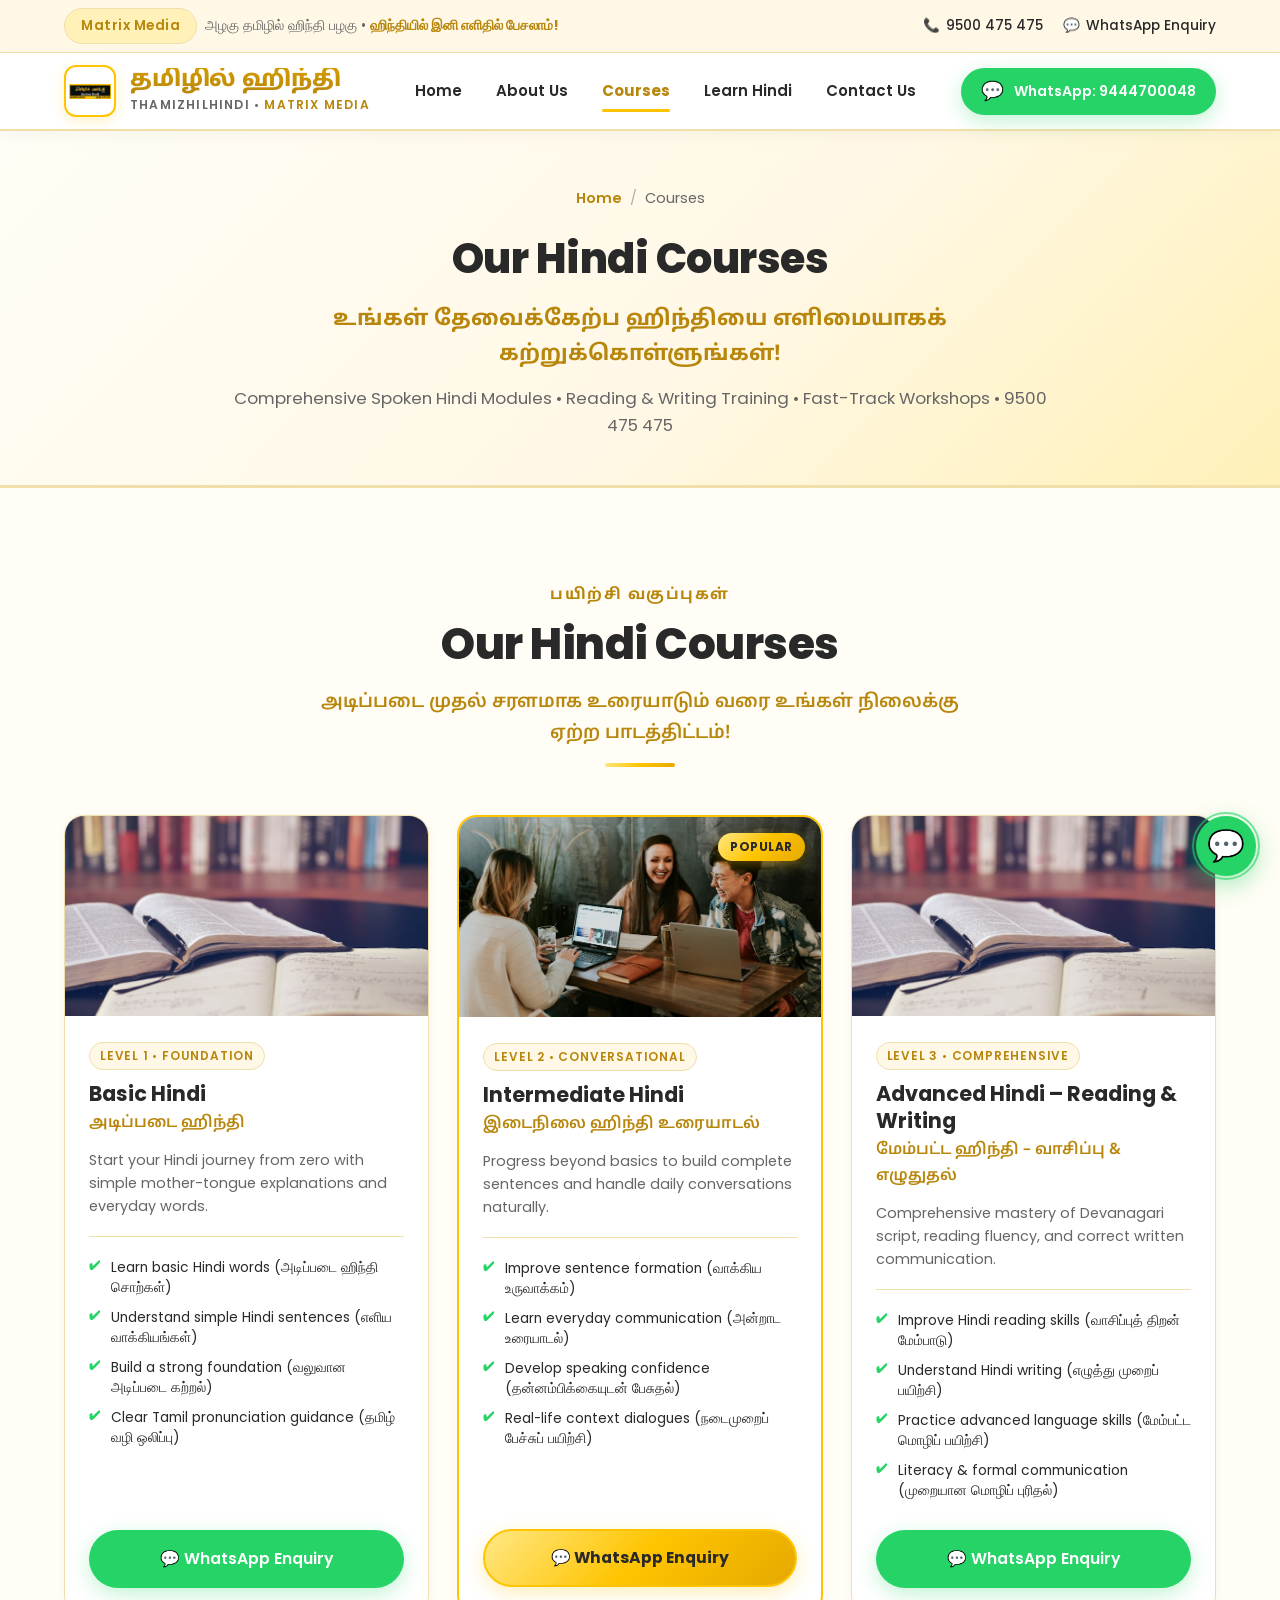
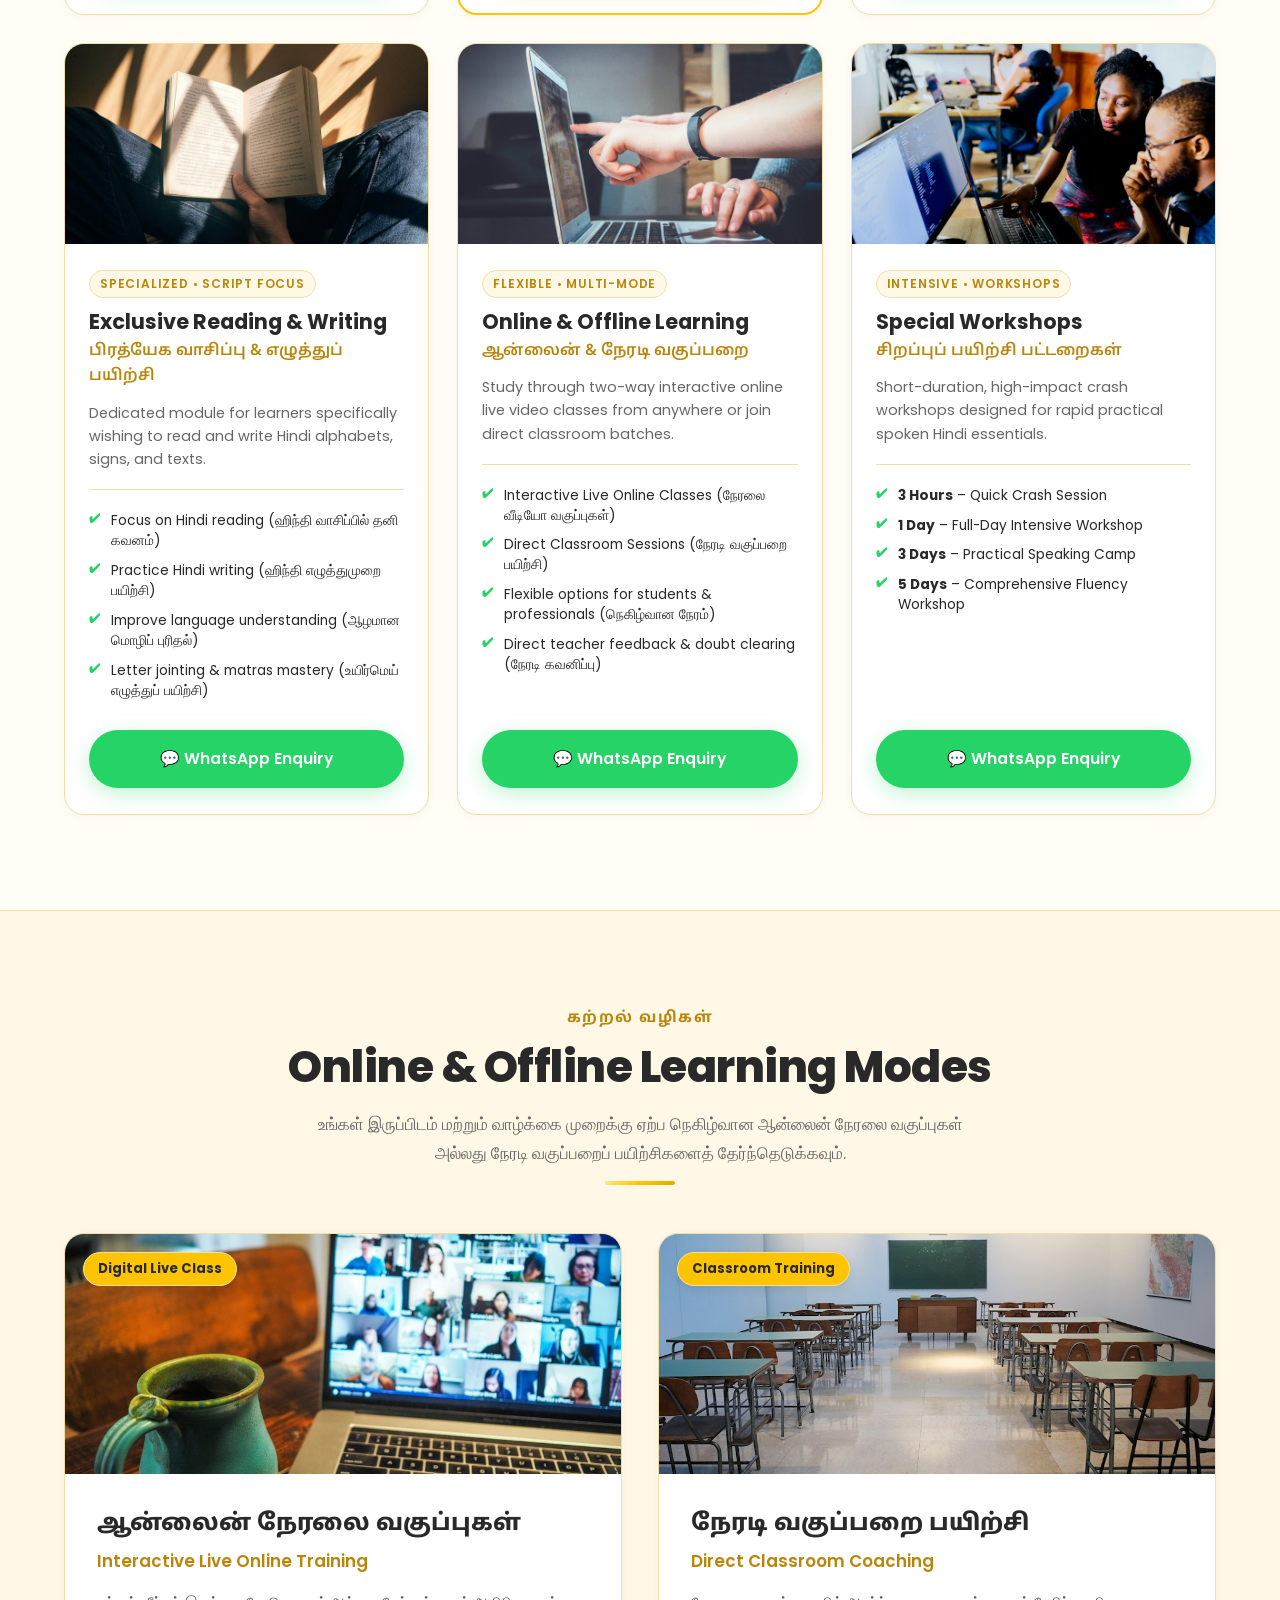
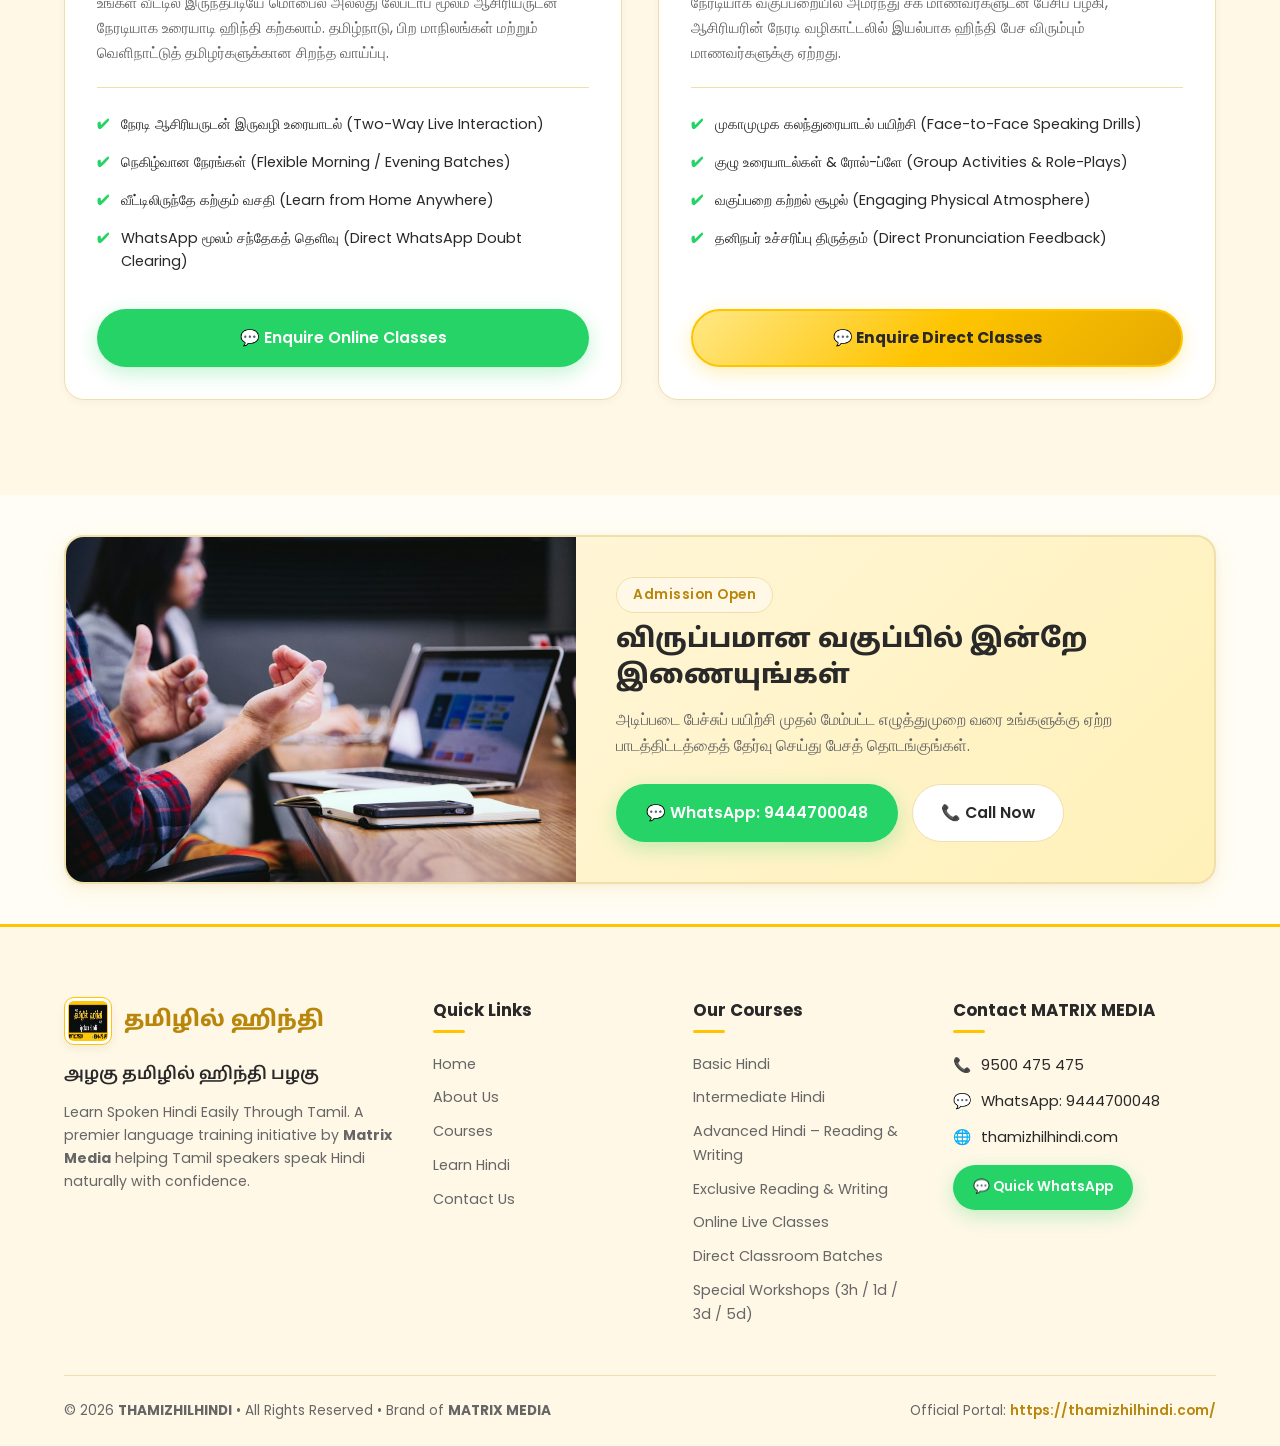
<file: courses.html>
﻿<!DOCTYPE html>
<html lang="ta">
<head>
  <meta charset="UTF-8">
  <meta name="viewport" content="width=device-width, initial-scale=1.0">
  <title>Our Courses | THAMIZHILHINDI – Matrix Media (9500 475 475)</title>
  <meta name="description" content="Explore Spoken Hindi courses by THAMIZHILHINDI: Basic, Intermediate, Advanced Reading & Writing, Online & Offline Classes, and Special Crash Workshops. Contact: 9500 475 475.">
  <meta name="theme-color" content="#FFC400">
  <meta property="og:title" content="Our Courses | THAMIZHILHINDI – Matrix Media (9500 475 475)">
  <meta property="og:description" content="Explore Spoken Hindi Courses: Basic, Intermediate, Advanced Reading & Writing, Online & Offline Batches, Special Crash Workshops.">
  <meta property="og:image" content="assets/images/hero-banner.jpg">
  <meta property="og:url" content="https://thamizhilhindi.com/courses.html">
  <meta property="og:type" content="website">
  <link rel="icon" type="image/jpeg" href="logo.jpg">
  <link rel="apple-touch-icon" href="logo.jpg">
  <link rel="preconnect" href="https://fonts.googleapis.com">
  <link rel="preconnect" href="https://fonts.gstatic.com" crossorigin>
  <link href="https://fonts.googleapis.com/css2?family=Noto+Sans+Tamil:wght@400;500;600;700;800&family=Noto+Sans+Devanagari:wght@500;600;700&family=Poppins:wght@400;500;600;700;800&display=swap" rel="stylesheet">
  <link rel="stylesheet" href="style.css">
</head>
<body>

  <!-- TOP BAR -->
  <aside class="top-notice-bar" aria-label="Top contact notice">
    <div class="container top-bar-inner">
      <div class="top-tagline">
        <span class="badge-pill">Matrix Media</span>
        <span>அழகு தமிழில் ஹிந்தி பழகு &bull; <strong>ஹிந்தியில் இனி எளிதில் பேசலாம்!</strong></span>
      </div>
      <div class="top-links">
        <a href="tel:+919500475475" class="top-link-item">
          <span>📞</span> 9500 475 475
        </a>
        <a href="https://wa.me/919444700048?text=Hello%20Thamizhilhindi%2C%20I%20am%20interested%20in%20learning%20Spoken%20Hindi%20through%20Tamil" target="_blank" rel="noopener" class="top-link-item">
          <span>💬</span> WhatsApp Enquiry
        </a>
      </div>
    </div>
  </aside>

  <!-- HEADER & NAVIGATION -->
  <header class="site-header">
    <div class="container header-inner">
      <a href="index.html" class="brand-link" aria-label="THAMIZHILHINDI Home">
        <img src="logo.jpg" alt="தமிழில் ஹிந்தி Logo – Matrix Media" class="brand-logo-img">
        <div class="brand-text-group">
          <span class="brand-name">தமிழில் ஹிந்தி</span>
          <span class="brand-meta">THAMIZHILHINDI &bull; <span>Matrix Media</span></span>
        </div>
      </a>

      <!-- CSS-Only Checkbox Hack for Mobile Navigation -->
      <input type="checkbox" id="nav-toggle" class="nav-toggle-input" aria-label="Toggle navigation menu">
      <label for="nav-toggle" class="nav-toggle-btn" aria-label="Open menu">
        <span></span>
        <span></span>
        <span></span>
      </label>

      <!-- Navigation Menu -->
      <nav class="nav-menu" aria-label="Main menu">
        <a href="index.html" class="nav-link">Home</a>
        <a href="about.html" class="nav-link">About Us</a>
        <a href="courses.html" class="nav-link active">Courses</a>
        <a href="learn-hindi.html" class="nav-link">Learn Hindi</a>
        <a href="contact.html" class="nav-link">Contact Us</a>
      </nav>

      <div class="header-cta-group">
        <a href="https://wa.me/919444700048?text=Hello%20Thamizhilhindi%2C%20I%20am%20interested%20in%20learning%20Spoken%20Hindi%20through%20Tamil" target="_blank" rel="noopener" class="btn btn-wa header-cta-wa">
          <span class="btn-icon">💬</span> WhatsApp: 9444700048
        </a>
      </div>
    </div>
  </header>

  <!-- INNER PAGE BANNER -->
  <section class="page-banner">
    <div class="container page-banner-inner">
      <div class="breadcrumb-nav">
        <a href="index.html">Home</a>
        <span class="breadcrumb-sep">/</span>
        <span>Courses</span>
      </div>
      <h1 class="page-banner-title">Our Hindi Courses</h1>
      <p class="page-banner-ta">உங்கள் தேவைக்கேற்ப ஹிந்தியை எளிமையாகக் கற்றுக்கொள்ளுங்கள்!</p>
      <p class="page-banner-desc">
        Comprehensive Spoken Hindi Modules &bull; Reading &amp; Writing Training &bull; Fast-Track Workshops &bull; 9500 475 475
      </p>
    </div>
  </section>

  <!-- 1. OUR COURSES SECTION (6 Verified Course Cards in Clean 3x2 Grid) -->
  <section class="courses-section" id="courses">
    <div class="container">
      <div class="section-header-center">
        <span class="section-tag">பயிற்சி வகுப்புகள்</span>
        <h2 class="section-heading">Our Hindi Courses</h2>
        <p class="section-subtext" style="font-family: var(--font-ta); font-size: 1.15rem; font-weight: 600; color: var(--gold-dark);">
          அடிப்படை முதல் சரளமாக உரையாடும் வரை உங்கள் நிலைக்கு ஏற்ற பாடத்திட்டம்!
        </p>
        <div class="title-underline"></div>
      </div>

      <div class="courses-grid">
        <!-- COURSE 1: Basic Hindi -->
        <article class="course-card">
          <div class="course-img-box">
            <img src="assets/images/course-basic.jpg" alt="Basic Hindi course learning materials and notebook">
          </div>
          <div class="course-body">
            <span class="course-badge">Level 1 &bull; Foundation</span>
            <h3 class="course-title-en">Basic Hindi</h3>
            <p class="course-title-ta">அடிப்படை ஹிந்தி</p>
            <p class="course-desc">
              Start your Hindi journey from zero with simple mother-tongue explanations and everyday words.
            </p>
            <ul class="course-features-list">
              <li>Learn basic Hindi words (அடிப்படை ஹிந்தி சொற்கள்)</li>
              <li>Understand simple Hindi sentences (எளிய வாக்கியங்கள்)</li>
              <li>Build a strong foundation (வலுவான அடிப்படை கற்றல்)</li>
              <li>Clear Tamil pronunciation guidance (தமிழ் வழி ஒலிப்பு)</li>
            </ul>
            <div class="course-footer">
              <a href="https://wa.me/919444700048?text=Hello%20Thamizhilhindi%2C%20I%20am%20interested%20in%20the%20Basic%20Hindi%20Course.%20Please%20share%20details." target="_blank" rel="noopener" class="btn btn-wa">
                💬 WhatsApp Enquiry
              </a>
            </div>
          </div>
        </article>

        <!-- COURSE 2: Intermediate Hindi -->
        <article class="course-card course-card-popular">
          <span class="course-popular-tag">Popular</span>
          <div class="course-img-box">
            <img src="assets/images/course-intermediate.jpg" alt="Intermediate Hindi conversation and speaking practice">
          </div>
          <div class="course-body">
            <span class="course-badge">Level 2 &bull; Conversational</span>
            <h3 class="course-title-en">Intermediate Hindi</h3>
            <p class="course-title-ta">இடைநிலை ஹிந்தி உரையாடல்</p>
            <p class="course-desc">
              Progress beyond basics to build complete sentences and handle daily conversations naturally.
            </p>
            <ul class="course-features-list">
              <li>Improve sentence formation (வாக்கிய உருவாக்கம்)</li>
              <li>Learn everyday communication (அன்றாட உரையாடல்)</li>
              <li>Develop speaking confidence (தன்னம்பிக்கையுடன் பேசுதல்)</li>
              <li>Real-life context dialogues (நடைமுறைப் பேச்சுப் பயிற்சி)</li>
            </ul>
            <div class="course-footer">
              <a href="https://wa.me/919444700048?text=Hello%20Thamizhilhindi%2C%20I%20am%20interested%20in%20the%20Intermediate%20Hindi%20Course.%20Please%20share%20details." target="_blank" rel="noopener" class="btn btn-primary">
                💬 WhatsApp Enquiry
              </a>
            </div>
          </div>
        </article>

        <!-- COURSE 3: Advanced Hindi – Reading & Writing -->
        <article class="course-card">
          <div class="course-img-box">
            <img src="assets/images/course-advanced.jpg" alt="Advanced Hindi Reading and Writing study notebook and books">
          </div>
          <div class="course-body">
            <span class="course-badge">Level 3 &bull; Comprehensive</span>
            <h3 class="course-title-en">Advanced Hindi – Reading &amp; Writing</h3>
            <p class="course-title-ta">மேம்பட்ட ஹிந்தி – வாசிப்பு &amp; எழுதுதல்</p>
            <p class="course-desc">
              Comprehensive mastery of Devanagari script, reading fluency, and correct written communication.
            </p>
            <ul class="course-features-list">
              <li>Improve Hindi reading skills (வாசிப்புத் திறன் மேம்பாடு)</li>
              <li>Understand Hindi writing (எழுத்து முறைப் பயிற்சி)</li>
              <li>Practice advanced language skills (மேம்பட்ட மொழிப் பயிற்சி)</li>
              <li>Literacy &amp; formal communication (முறையான மொழிப் புரிதல்)</li>
            </ul>
            <div class="course-footer">
              <a href="https://wa.me/919444700048?text=Hello%20Thamizhilhindi%2C%20I%20am%20interested%20in%20Advanced%20Hindi%20-%20Reading%20%26%20Writing.%20Please%20share%20details." target="_blank" rel="noopener" class="btn btn-wa">
                💬 WhatsApp Enquiry
              </a>
            </div>
          </div>
        </article>

        <!-- COURSE 4: Exclusive Reading & Writing -->
        <article class="course-card">
          <div class="course-img-box">
            <img src="assets/images/course-reading-writing.jpg" alt="Exclusive Hindi script reading and writing practice">
          </div>
          <div class="course-body">
            <span class="course-badge">Specialized &bull; Script Focus</span>
            <h3 class="course-title-en">Exclusive Reading &amp; Writing</h3>
            <p class="course-title-ta">பிரத்யேக வாசிப்பு &amp; எழுத்துப் பயிற்சி</p>
            <p class="course-desc">
              Dedicated module for learners specifically wishing to read and write Hindi alphabets, signs, and texts.
            </p>
            <ul class="course-features-list">
              <li>Focus on Hindi reading (ஹிந்தி வாசிப்பில் தனி கவனம்)</li>
              <li>Practice Hindi writing (ஹிந்தி எழுத்துமுறை பயிற்சி)</li>
              <li>Improve language understanding (ஆழமான மொழிப் புரிதல்)</li>
              <li>Letter jointing &amp; matras mastery (உயிர்மெய் எழுத்துப் பயிற்சி)</li>
            </ul>
            <div class="course-footer">
              <a href="https://wa.me/919444700048?text=Hello%20Thamizhilhindi%2C%20I%20am%20interested%20in%20Exclusive%20Reading%20%26%20Writing%20Course.%20Please%20share%20details." target="_blank" rel="noopener" class="btn btn-wa">
                💬 WhatsApp Enquiry
              </a>
            </div>
          </div>
        </article>

        <!-- COURSE 5: Online & Offline Learning -->
        <article class="course-card">
          <div class="course-img-box">
            <img src="assets/images/course-online-offline.jpg" alt="Online live classes and direct classroom training">
          </div>
          <div class="course-body">
            <span class="course-badge">Flexible &bull; Multi-Mode</span>
            <h3 class="course-title-en">Online &amp; Offline Learning</h3>
            <p class="course-title-ta">ஆன்லைன் &amp; நேரடி வகுப்பறை</p>
            <p class="course-desc">
              Study through two-way interactive online live video classes from anywhere or join direct classroom batches.
            </p>
            <ul class="course-features-list">
              <li>Interactive Live Online Classes (நேரலை வீடியோ வகுப்புகள்)</li>
              <li>Direct Classroom Sessions (நேரடி வகுப்பறை பயிற்சி)</li>
              <li>Flexible options for students &amp; professionals (நெகிழ்வான நேரம்)</li>
              <li>Direct teacher feedback &amp; doubt clearing (நேரடி கவனிப்பு)</li>
            </ul>
            <div class="course-footer">
              <a href="https://wa.me/919444700048?text=Hello%20Thamizhilhindi%2C%20I%20am%20interested%20in%20Online%20and%20Offline%20Learning%20options.%20Please%20guide%20me." target="_blank" rel="noopener" class="btn btn-wa">
                💬 WhatsApp Enquiry
              </a>
            </div>
          </div>
        </article>

        <!-- COURSE 6: Special Workshops -->
        <article class="course-card">
          <div class="course-img-box">
            <img src="assets/images/course-workshops.jpg" alt="Special fast-track Spoken Hindi workshops">
          </div>
          <div class="course-body">
            <span class="course-badge">Intensive &bull; Workshops</span>
            <h3 class="course-title-en">Special Workshops</h3>
            <p class="course-title-ta">சிறப்புப் பயிற்சி பட்டறைகள்</p>
            <p class="course-desc">
              Short-duration, high-impact crash workshops designed for rapid practical spoken Hindi essentials.
            </p>
            <ul class="course-features-list">
              <li><strong>3 Hours</strong> – Quick Crash Session</li>
              <li><strong>1 Day</strong> – Full-Day Intensive Workshop</li>
              <li><strong>3 Days</strong> – Practical Speaking Camp</li>
              <li><strong>5 Days</strong> – Comprehensive Fluency Workshop</li>
            </ul>
            <div class="course-footer">
              <a href="https://wa.me/919444700048?text=Hello%20Thamizhilhindi%2C%20I%20want%20to%20enquire%20about%20your%20Special%20Hindi%20Workshops%20(3%20Hours%20%2F%201%20Day%20%2F%203%20Days%20%2F%205%20Days)." target="_blank" rel="noopener" class="btn btn-wa">
                💬 WhatsApp Enquiry
              </a>
            </div>
          </div>
        </article>
      </div>
    </div>
  </section>

  <!-- ONLINE / OFFLINE LEARNING MODES -->
  <section class="modes-section" id="learning-modes">
    <div class="container">
      <div class="section-header-center">
        <span class="section-tag">கற்றல் வழிகள்</span>
        <h2 class="section-heading">Online &amp; Offline Learning Modes</h2>
        <p class="section-subtext">
          உங்கள் இருப்பிடம் மற்றும் வாழ்க்கை முறைக்கு ஏற்ப நெகிழ்வான ஆன்லைன் நேரலை வகுப்புகள் அல்லது நேரடி வகுப்பறைப் பயிற்சிகளைத் தேர்ந்தெடுக்கவும்.
        </p>
        <div class="title-underline"></div>
      </div>

      <div class="modes-grid">
        <!-- MODE 1: ONLINE -->
        <div class="mode-card">
          <div class="mode-img-box">
            <img src="assets/images/online-learning.jpg" alt="Student attending interactive online Spoken Hindi class on laptop">
            <span class="mode-tag">Digital Live Class</span>
          </div>
          <div class="mode-body">
            <h3 class="mode-title-ta">ஆன்லைன் நேரலை வகுப்புகள்</h3>
            <div class="mode-title-en">Interactive Live Online Training</div>
            <p class="mode-desc">
              உங்கள் வீட்டில் இருந்தபடியே மொபைல் அல்லது லேப்டாப் மூலம் ஆசிரியருடன் நேரடியாக உரையாடி ஹிந்தி கற்கலாம். தமிழ்நாடு, பிற மாநிலங்கள் மற்றும் வெளிநாட்டுத் தமிழர்களுக்கான சிறந்த வாய்ப்பு.
            </p>
            <ul class="mode-features-list">
              <li>நேரடி ஆசிரியருடன் இருவழி உரையாடல் (Two-Way Live Interaction)</li>
              <li>நெகிழ்வான நேரங்கள் (Flexible Morning / Evening Batches)</li>
              <li>வீட்டிலிருந்தே கற்கும் வசதி (Learn from Home Anywhere)</li>
              <li>WhatsApp மூலம் சந்தேகத் தெளிவு (Direct WhatsApp Doubt Clearing)</li>
            </ul>
            <div class="mode-footer">
              <a href="https://wa.me/919444700048?text=Hello%2C%20I%20am%20interested%20in%20Online%20Spoken%20Hindi%20Classes.%20Please%20guide%20me." target="_blank" rel="noopener" class="btn btn-wa">
                💬 Enquire Online Classes
              </a>
            </div>
          </div>
        </div>

        <!-- MODE 2: OFFLINE -->
        <div class="mode-card">
          <div class="mode-img-box">
            <img src="assets/images/offline-learning.jpg" alt="Students learning in direct physical classroom environment">
            <span class="mode-tag">Classroom Training</span>
          </div>
          <div class="mode-body">
            <h3 class="mode-title-ta">நேரடி வகுப்பறை பயிற்சி</h3>
            <div class="mode-title-en">Direct Classroom Coaching</div>
            <p class="mode-desc">
              நேரடியாக வகுப்பறையில் அமர்ந்து சக மாணவர்களுடன் பேசிப் பழகி, ஆசிரியரின் நேரடி வழிகாட்டலில் இயல்பாக ஹிந்தி பேச விரும்பும் மாணவர்களுக்கு ஏற்றது.
            </p>
            <ul class="mode-features-list">
              <li>முகாமுமுக கலந்துரையாடல் பயிற்சி (Face-to-Face Speaking Drills)</li>
              <li>குழு உரையாடல்கள் &amp; ரோல்-ப்ளே (Group Activities &amp; Role-Plays)</li>
              <li>வகுப்பறை கற்றல் சூழல் (Engaging Physical Atmosphere)</li>
              <li>தனிநபர் உச்சரிப்பு திருத்தம் (Direct Pronunciation Feedback)</li>
            </ul>
            <div class="mode-footer">
              <a href="https://wa.me/919444700048?text=Hello%2C%20I%20am%20interested%20in%20Direct%20Classroom%20Spoken%20Hindi%20Classes.%20Please%20share%20location%20and%20details." target="_blank" rel="noopener" class="btn btn-primary">
                💬 Enquire Direct Classes
              </a>
            </div>
          </div>
        </div>
      </div>
    </div>
  </section>

  <!-- CALL TO ACTION BANNER -->
  <section class="container" style="margin-top: 40px; margin-bottom: 40px;">
    <div class="methods-interactive-banner">
      <div class="methods-banner-img-box">
        <img src="assets/images/teaching-methods.jpg" alt="Join Spoken Hindi Classes with Matrix Media">
      </div>
      <div class="methods-banner-info">
        <span class="badge-pill light">Admission Open</span>
        <h3 class="methods-banner-heading">விருப்பமான வகுப்பில் இன்றே இணையுங்கள்</h3>
        <p class="methods-banner-text">
          அடிப்படை பேச்சுப் பயிற்சி முதல் மேம்பட்ட எழுத்துமுறை வரை உங்களுக்கு ஏற்ற பாடத்திட்டத்தைத் தேர்வு செய்து பேசத் தொடங்குங்கள்.
        </p>
        <div class="methods-banner-ctas">
          <a href="https://wa.me/919444700048?text=Hello%20Thamizhilhindi%2C%20I%20want%20to%20enroll%20in%20your%20Hindi%20course." target="_blank" rel="noopener" class="btn btn-wa">
            💬 WhatsApp: 9444700048
          </a>
          <a href="tel:+919500475475" class="btn btn-call">
            📞 Call Now
          </a>
        </div>
      </div>
    </div>
  </section>

  <!-- FOOTER -->
  <footer class="site-footer">
    <div class="container">
      <div class="footer-top-grid">
        <div class="footer-col-brand">
          <div class="footer-logo-row">
            <img src="logo.jpg" alt="தமிழில் ஹிந்தி Logo – Matrix Media">
            <span class="footer-brand-title">தமிழில் ஹிந்தி</span>
          </div>
          <p class="footer-tagline-ta">அழகு தமிழில் ஹிந்தி பழகு</p>
          <p class="footer-desc">
            Learn Spoken Hindi Easily Through Tamil. A premier language training initiative by <strong>Matrix Media</strong> helping Tamil speakers speak Hindi naturally with confidence.
          </p>
        </div>

        <div class="footer-col">
          <h4 class="footer-heading">Quick Links</h4>
          <nav class="footer-nav-list" aria-label="Footer quick links">
            <a href="index.html">Home</a>
            <a href="about.html">About Us</a>
            <a href="courses.html">Courses</a>
            <a href="learn-hindi.html">Learn Hindi</a>
            <a href="contact.html">Contact Us</a>
          </nav>
        </div>

        <div class="footer-col">
          <h4 class="footer-heading">Our Courses</h4>
          <nav class="footer-nav-list" aria-label="Footer course links">
            <a href="courses.html#courses">Basic Hindi</a>
            <a href="courses.html#courses">Intermediate Hindi</a>
            <a href="courses.html#courses">Advanced Hindi – Reading &amp; Writing</a>
            <a href="courses.html#courses">Exclusive Reading &amp; Writing</a>
            <a href="courses.html#learning-modes">Online Live Classes</a>
            <a href="courses.html#learning-modes">Direct Classroom Batches</a>
            <a href="courses.html#courses">Special Workshops (3h / 1d / 3d / 5d)</a>
          </nav>
        </div>

        <div class="footer-col">
          <h4 class="footer-heading">Contact MATRIX MEDIA</h4>
          <div class="footer-contact-item">
            <span>📞</span>
            <a href="tel:+919500475475">9500 475 475</a>
          </div>
          <div class="footer-contact-item">
            <span>💬</span>
            <a href="https://wa.me/919444700048" target="_blank" rel="noopener">WhatsApp: 9444700048</a>
          </div>
          <div class="footer-contact-item">
            <span>🌐</span>
            <a href="https://thamizhilhindi.com" target="_blank" rel="noopener">thamizhilhindi.com</a>
          </div>
          <div style="margin-top: 16px;">
            <a href="https://wa.me/919444700048?text=Hello%20Matrix%20Media%2C%20I%20want%20to%20learn%20Spoken%20Hindi." target="_blank" rel="noopener" class="btn btn-wa" style="padding: 9px 18px; font-size: 0.85rem;">
              💬 Quick WhatsApp
            </a>
          </div>
        </div>
      </div>

      <div class="footer-bottom-bar">
        <div>
          &copy; 2026 <strong>THAMIZHILHINDI</strong> &bull; All Rights Reserved &bull; Brand of <strong>MATRIX MEDIA</strong>
        </div>
        <div>
          Official Portal: <a href="https://thamizhilhindi.com" target="_blank" rel="noopener">https://thamizhilhindi.com/</a>
        </div>
      </div>
    </div>
  </footer>

  <!-- FLOATING WHATSAPP CTA BUTTON -->
  <a href="https://wa.me/919444700048?text=Hello%20Thamizhilhindi%2C%20I%20am%20interested%20in%20learning%20Spoken%20Hindi%20through%20Tamil.%20Please%20share%20details." class="floating-wa-btn" target="_blank" rel="noopener" aria-label="Chat on WhatsApp">
    💬
  </a>

</body>
</html>
</file>
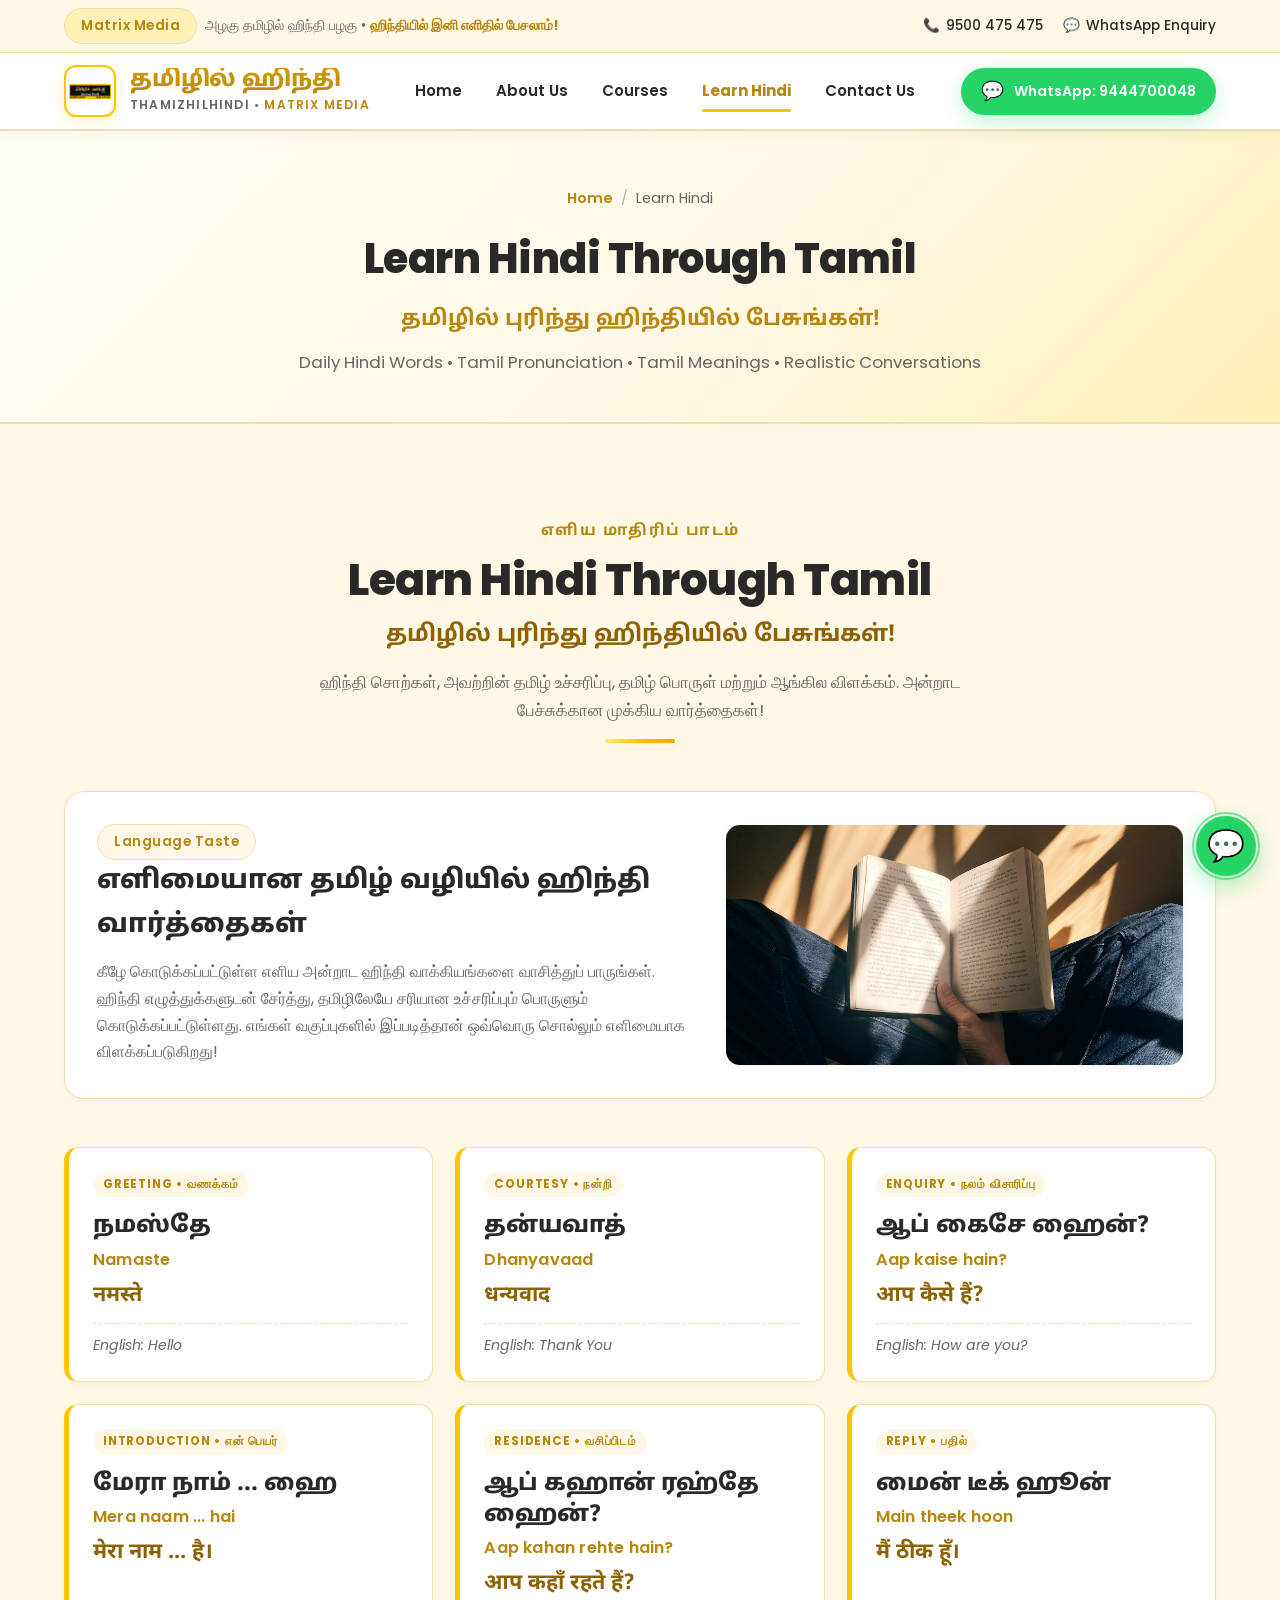
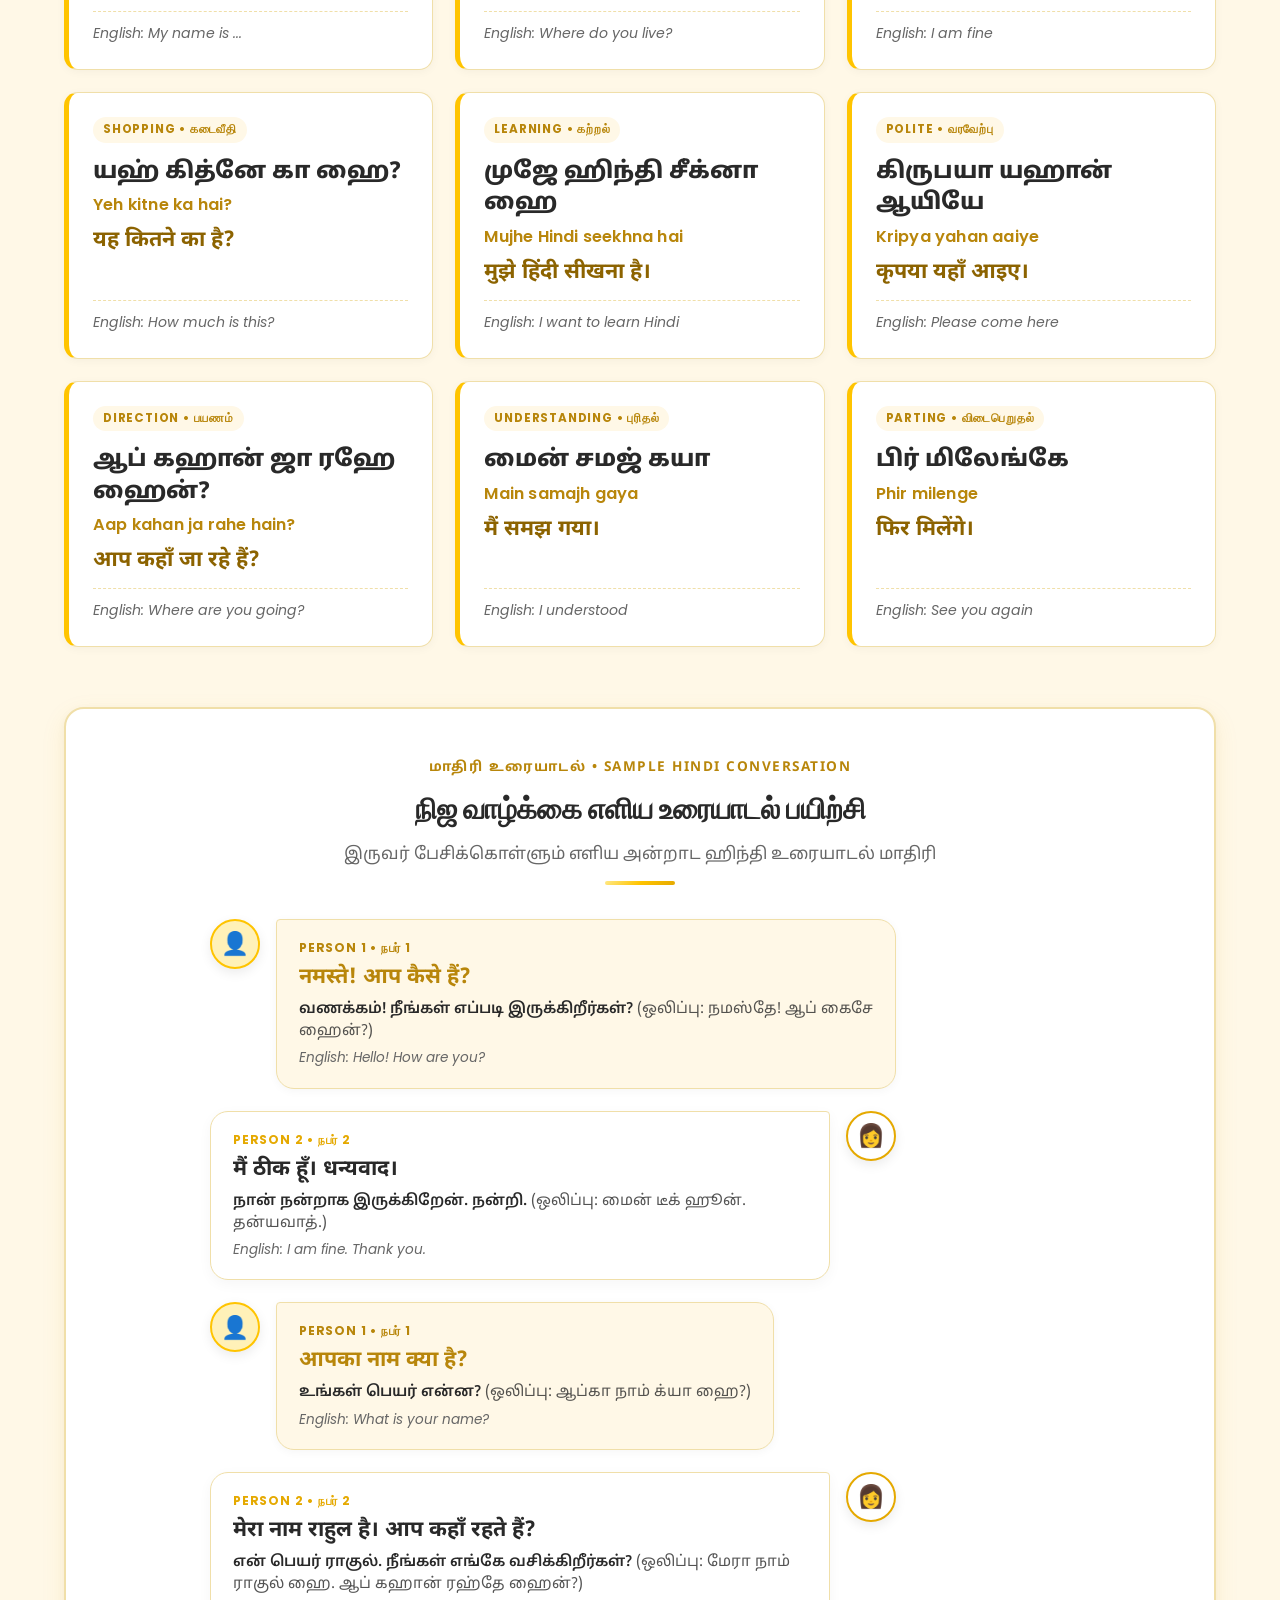
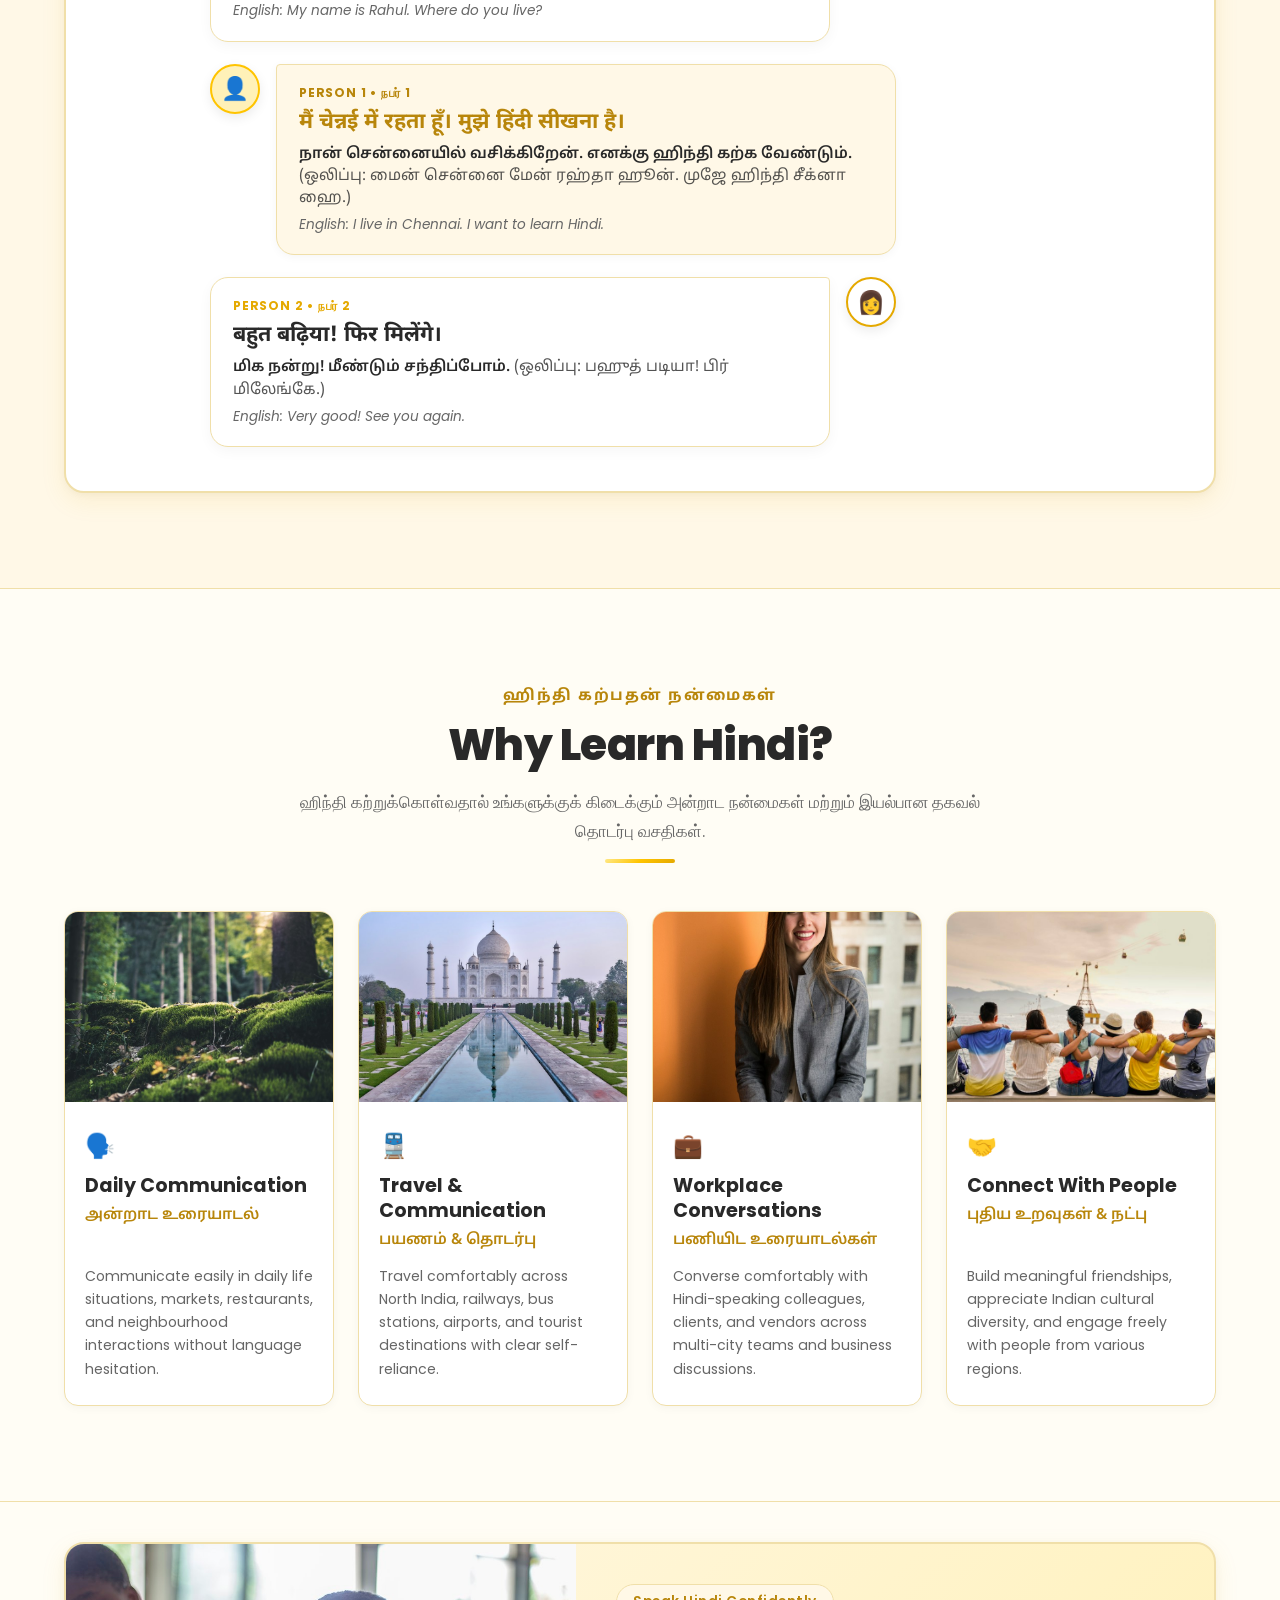
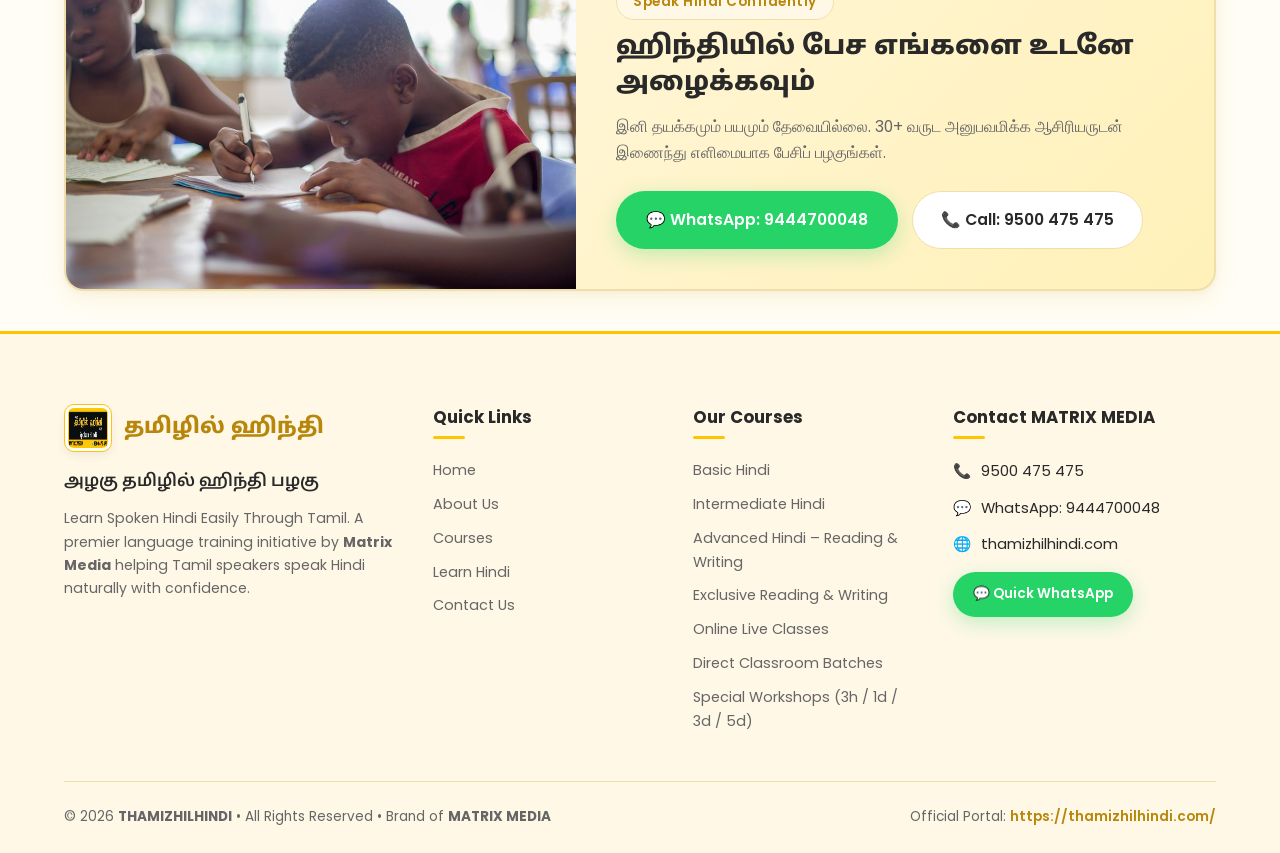
<file: learn-hindi.html>
﻿<!DOCTYPE html>
<html lang="ta">
<head>
  <meta charset="UTF-8">
  <meta name="viewport" content="width=device-width, initial-scale=1.0">
  <title>Learn Hindi Through Tamil | THAMIZHILHINDI – Matrix Media (9500 475 475)</title>
  <meta name="description" content="Learn Spoken Hindi through Tamil with everyday words, correct Tamil pronunciation, Tamil meanings, English translations, and realistic daily dialogues. Matrix Media: 9500 475 475.">
  <meta name="theme-color" content="#FFC400">
  <meta property="og:title" content="Learn Hindi Through Tamil | THAMIZHILHINDI – Matrix Media">
  <meta property="og:description" content="Learn Spoken Hindi words with correct Tamil pronunciation, Tamil meaning, English translations, and daily conversations.">
  <meta property="og:image" content="assets/images/hero-banner.jpg">
  <meta property="og:url" content="https://thamizhilhindi.com/learn-hindi.html">
  <meta property="og:type" content="website">
  <link rel="icon" type="image/jpeg" href="logo.jpg">
  <link rel="apple-touch-icon" href="logo.jpg">
  <link rel="preconnect" href="https://fonts.googleapis.com">
  <link rel="preconnect" href="https://fonts.gstatic.com" crossorigin>
  <link href="https://fonts.googleapis.com/css2?family=Noto+Sans+Tamil:wght@400;500;600;700;800&family=Noto+Sans+Devanagari:wght@500;600;700&family=Poppins:wght@400;500;600;700;800&display=swap" rel="stylesheet">
  <link rel="stylesheet" href="style.css">
</head>
<body>

  <!-- TOP BAR -->
  <aside class="top-notice-bar" aria-label="Top contact notice">
    <div class="container top-bar-inner">
      <div class="top-tagline">
        <span class="badge-pill">Matrix Media</span>
        <span>அழகு தமிழில் ஹிந்தி பழகு &bull; <strong>ஹிந்தியில் இனி எளிதில் பேசலாம்!</strong></span>
      </div>
      <div class="top-links">
        <a href="tel:+919500475475" class="top-link-item">
          <span>📞</span> 9500 475 475
        </a>
        <a href="https://wa.me/919444700048?text=Hello%20Thamizhilhindi%2C%20I%20am%20interested%20in%20learning%20Spoken%20Hindi%20through%20Tamil" target="_blank" rel="noopener" class="top-link-item">
          <span>💬</span> WhatsApp Enquiry
        </a>
      </div>
    </div>
  </aside>

  <!-- HEADER & NAVIGATION -->
  <header class="site-header">
    <div class="container header-inner">
      <a href="index.html" class="brand-link" aria-label="THAMIZHILHINDI Home">
        <img src="logo.jpg" alt="தமிழில் ஹிந்தி Logo – Matrix Media" class="brand-logo-img">
        <div class="brand-text-group">
          <span class="brand-name">தமிழில் ஹிந்தி</span>
          <span class="brand-meta">THAMIZHILHINDI &bull; <span>Matrix Media</span></span>
        </div>
      </a>

      <!-- CSS-Only Checkbox Hack for Mobile Navigation -->
      <input type="checkbox" id="nav-toggle" class="nav-toggle-input" aria-label="Toggle navigation menu">
      <label for="nav-toggle" class="nav-toggle-btn" aria-label="Open menu">
        <span></span>
        <span></span>
        <span></span>
      </label>

      <!-- Navigation Menu -->
      <nav class="nav-menu" aria-label="Main menu">
        <a href="index.html" class="nav-link">Home</a>
        <a href="about.html" class="nav-link">About Us</a>
        <a href="courses.html" class="nav-link">Courses</a>
        <a href="learn-hindi.html" class="nav-link active">Learn Hindi</a>
        <a href="contact.html" class="nav-link">Contact Us</a>
      </nav>

      <div class="header-cta-group">
        <a href="https://wa.me/919444700048?text=Hello%20Thamizhilhindi%2C%20I%20am%20interested%20in%20learning%20Spoken%20Hindi%20through%20Tamil" target="_blank" rel="noopener" class="btn btn-wa header-cta-wa">
          <span class="btn-icon">💬</span> WhatsApp: 9444700048
        </a>
      </div>
    </div>
  </header>

  <!-- INNER PAGE BANNER -->
  <section class="page-banner">
    <div class="container page-banner-inner">
      <div class="breadcrumb-nav">
        <a href="index.html">Home</a>
        <span class="breadcrumb-sep">/</span>
        <span>Learn Hindi</span>
      </div>
      <h1 class="page-banner-title">Learn Hindi Through Tamil</h1>
      <p class="page-banner-ta">தமிழில் புரிந்து ஹிந்தியில் பேசுங்கள்!</p>
      <p class="page-banner-desc">
        Daily Hindi Words &bull; Tamil Pronunciation &bull; Tamil Meanings &bull; Realistic Conversations
      </p>
    </div>
  </section>

  <!-- 2. LEARN HINDI SECTION & DAILY CONVERSATION -->
  <section class="learn-hindi-section" id="learn-hindi">
    <div class="container">
      <div class="section-header-center">
        <span class="section-tag">எளிய மாதிரிப் பாடம்</span>
        <h2 class="section-heading">Learn Hindi Through Tamil</h2>
        <h3 style="font-family: var(--font-ta); font-size: 1.45rem; font-weight: 700; color: #8c6300; margin-top: -6px; margin-bottom: 12px;">
          தமிழில் புரிந்து ஹிந்தியில் பேசுங்கள்!
        </h3>
        <p class="section-subtext">
          ஹிந்தி சொற்கள், அவற்றின் தமிழ் உச்சரிப்பு, தமிழ் பொருள் மற்றும் ஆங்கில விளக்கம். அன்றாட பேச்சுக்கான முக்கிய வார்த்தைகள்!
        </p>
        <div class="title-underline"></div>
      </div>

      <div class="learn-intro-banner">
        <div class="learn-banner-text">
          <span class="badge-pill light">Language Taste</span>
          <h3>எளிமையான தமிழ் வழியில் ஹிந்தி வார்த்தைகள்</h3>
          <p>
            கீழே கொடுக்கப்பட்டுள்ள எளிய அன்றாட ஹிந்தி வாக்கியங்களை வாசித்துப் பாருங்கள். ஹிந்தி எழுத்துக்களுடன் சேர்த்து, தமிழிலேயே சரியான உச்சரிப்பும் பொருளும் கொடுக்கப்பட்டுள்ளது. எங்கள் வகுப்புகளில் இப்படித்தான் ஒவ்வொரு சொல்லும் எளிமையாக விளக்கப்படுகிறது!
          </p>
        </div>
        <div class="learn-banner-media">
          <img src="assets/images/learn-hindi.jpg" alt="Hindi study notebook and Tamil-Hindi language learning materials">
        </div>
      </div>

      <!-- Essential Vocabulary Cards (12 Cards) -->
      <!-- Essential Vocabulary Cards (12 Cards in Requested Order) -->
      <div class="vocab-grid">
        <!-- CARD 1 -->
        <div class="vocab-card">
          <span class="vocab-category-tag">Greeting &bull; வணக்கம்</span>
          <div class="vocab-tamil">நமஸ்தே</div>
          <div class="vocab-translit">Namaste</div>
          <div class="vocab-hindi">नमस्ते</div>
          <div class="vocab-eng-mean">English: Hello</div>
        </div>

        <!-- CARD 2 -->
        <div class="vocab-card">
          <span class="vocab-category-tag">Courtesy &bull; நன்றி</span>
          <div class="vocab-tamil">தன்யவாத்</div>
          <div class="vocab-translit">Dhanyavaad</div>
          <div class="vocab-hindi">धन्यवाद</div>
          <div class="vocab-eng-mean">English: Thank You</div>
        </div>

        <!-- CARD 3 -->
        <div class="vocab-card">
          <span class="vocab-category-tag">Enquiry &bull; நலம் விசாரிப்பு</span>
          <div class="vocab-tamil">ஆப் கைசே ஹைன்?</div>
          <div class="vocab-translit">Aap kaise hain?</div>
          <div class="vocab-hindi">आप कैसे हैं?</div>
          <div class="vocab-eng-mean">English: How are you?</div>
        </div>

        <!-- CARD 4 -->
        <div class="vocab-card">
          <span class="vocab-category-tag">Introduction &bull; என் பெயர்</span>
          <div class="vocab-tamil">மேரா நாம் ... ஹை</div>
          <div class="vocab-translit">Mera naam ... hai</div>
          <div class="vocab-hindi">मेरा नाम ... है।</div>
          <div class="vocab-eng-mean">English: My name is ...</div>
        </div>

        <!-- CARD 5 -->
        <div class="vocab-card">
          <span class="vocab-category-tag">Residence &bull; வசிப்பிடம்</span>
          <div class="vocab-tamil">ஆப் கஹான் ரஹ்தே ஹைன்?</div>
          <div class="vocab-translit">Aap kahan rehte hain?</div>
          <div class="vocab-hindi">आप कहाँ रहते हैं?</div>
          <div class="vocab-eng-mean">English: Where do you live?</div>
        </div>

        <!-- CARD 6 -->
        <div class="vocab-card">
          <span class="vocab-category-tag">Reply &bull; பதில்</span>
          <div class="vocab-tamil">மைன் டீக் ஹூன்</div>
          <div class="vocab-translit">Main theek hoon</div>
          <div class="vocab-hindi">मैं ठीक हूँ।</div>
          <div class="vocab-eng-mean">English: I am fine</div>
        </div>

        <!-- CARD 7 -->
        <div class="vocab-card">
          <span class="vocab-category-tag">Shopping &bull; கடைவீதி</span>
          <div class="vocab-tamil">யஹ் கித்னே கா ஹை?</div>
          <div class="vocab-translit">Yeh kitne ka hai?</div>
          <div class="vocab-hindi">यह कितने का है?</div>
          <div class="vocab-eng-mean">English: How much is this?</div>
        </div>

        <!-- CARD 8 -->
        <div class="vocab-card">
          <span class="vocab-category-tag">Learning &bull; கற்றல்</span>
          <div class="vocab-tamil">முஜே ஹிந்தி சீக்னா ஹை</div>
          <div class="vocab-translit">Mujhe Hindi seekhna hai</div>
          <div class="vocab-hindi">मुझे हिंदी सीखना है।</div>
          <div class="vocab-eng-mean">English: I want to learn Hindi</div>
        </div>

        <!-- CARD 9 -->
        <div class="vocab-card">
          <span class="vocab-category-tag">Polite &bull; வரவேற்பு</span>
          <div class="vocab-tamil">கிருபயா யஹான் ஆயியே</div>
          <div class="vocab-translit">Kripya yahan aaiye</div>
          <div class="vocab-hindi">कृपया यहाँ आइए।</div>
          <div class="vocab-eng-mean">English: Please come here</div>
        </div>

        <!-- CARD 10 -->
        <div class="vocab-card">
          <span class="vocab-category-tag">Direction &bull; பயணம்</span>
          <div class="vocab-tamil">ஆப் கஹான் ஜா ரஹே ஹைன்?</div>
          <div class="vocab-translit">Aap kahan ja rahe hain?</div>
          <div class="vocab-hindi">आप कहाँ जा रहे हैं?</div>
          <div class="vocab-eng-mean">English: Where are you going?</div>
        </div>

        <!-- CARD 11 -->
        <div class="vocab-card">
          <span class="vocab-category-tag">Understanding &bull; புரிதல்</span>
          <div class="vocab-tamil">மைன் சமஜ் கயா</div>
          <div class="vocab-translit">Main samajh gaya</div>
          <div class="vocab-hindi">मैं समझ गया।</div>
          <div class="vocab-eng-mean">English: I understood</div>
        </div>

        <!-- CARD 12 -->
        <div class="vocab-card">
          <span class="vocab-category-tag">Parting &bull; விடைபெறுதல்</span>
          <div class="vocab-tamil">பிர் மிலேங்கே</div>
          <div class="vocab-translit">Phir milenge</div>
          <div class="vocab-hindi">फिर मिलेंगे।</div>
          <div class="vocab-eng-mean">English: See you again</div>
        </div>
      </div>

      <!-- 3. DAILY CONVERSATION DESIGN (Two People Communicating in Speech Bubbles) -->
      <div class="conversation-section-box">
        <div class="conversation-header">
          <span class="conv-tag">மாதிரி உரையாடல் &bull; Sample Hindi Conversation</span>
          <h3 class="conv-title">நிஜ வாழ்க்கை எளிய உரையாடல் பயிற்சி</h3>
          <p class="conv-sub">இருவர் பேசிக்கொள்ளும் எளிய அன்றாட ஹிந்தி உரையாடல் மாதிரி</p>
          <div class="title-underline" style="margin: 12px auto 0;"></div>
        </div>

        <div class="chat-dialogue-container">
          <!-- Dialogue 1: Person 1 -->
          <div class="chat-row chat-row-left">
            <div class="chat-avatar avatar-p1" title="Person 1">👤</div>
            <div class="chat-bubble chat-bubble-p1">
              <span class="speaker-label">Person 1 &bull; நபர் 1</span>
              <div class="chat-hindi-text">नमस्ते! आप कैसे हैं?</div>
              <div class="chat-tamil-trans">வணக்கம்! நீங்கள் எப்படி இருக்கிறீர்கள்? <span style="opacity: 0.8; font-weight: normal;">(ஒலிப்பு: நமஸ்தே! ஆப் கைசே ஹைன்?)</span></div>
              <div class="chat-eng-trans">English: Hello! How are you?</div>
            </div>
          </div>

          <!-- Dialogue 2: Person 2 -->
          <div class="chat-row chat-row-right">
            <div class="chat-avatar avatar-p2" title="Person 2">👩</div>
            <div class="chat-bubble chat-bubble-p2">
              <span class="speaker-label">Person 2 &bull; நபர் 2</span>
              <div class="chat-hindi-text">मैं ठीक हूँ। धन्यवाद।</div>
              <div class="chat-tamil-trans">நான் நன்றாக இருக்கிறேன். நன்றி. <span style="opacity: 0.8; font-weight: normal;">(ஒலிப்பு: மைன் டீக் ஹூன். தன்யவாத்.)</span></div>
              <div class="chat-eng-trans">English: I am fine. Thank you.</div>
            </div>
          </div>

          <!-- Dialogue 3: Person 1 -->
          <div class="chat-row chat-row-left">
            <div class="chat-avatar avatar-p1" title="Person 1">👤</div>
            <div class="chat-bubble chat-bubble-p1">
              <span class="speaker-label">Person 1 &bull; நபர் 1</span>
              <div class="chat-hindi-text">आपका नाम क्या है?</div>
              <div class="chat-tamil-trans">உங்கள் பெயர் என்ன? <span style="opacity: 0.8; font-weight: normal;">(ஒலிப்பு: ஆப்கா நாம் க்யா ஹை?)</span></div>
              <div class="chat-eng-trans">English: What is your name?</div>
            </div>
          </div>

          <!-- Dialogue 4: Person 2 -->
          <div class="chat-row chat-row-right">
            <div class="chat-avatar avatar-p2" title="Person 2">👩</div>
            <div class="chat-bubble chat-bubble-p2">
              <span class="speaker-label">Person 2 &bull; நபர் 2</span>
              <div class="chat-hindi-text">मेरा नाम राहुल है। आप कहाँ रहते हैं?</div>
              <div class="chat-tamil-trans">என் பெயர் ராகுல். நீங்கள் எங்கே வசிக்கிறீர்கள்? <span style="opacity: 0.8; font-weight: normal;">(ஒலிப்பு: மேரா நாம் ராகுல் ஹை. ஆப் கஹான் ரஹ்தே ஹைன்?)</span></div>
              <div class="chat-eng-trans">English: My name is Rahul. Where do you live?</div>
            </div>
          </div>

          <!-- Dialogue 5: Person 1 -->
          <div class="chat-row chat-row-left">
            <div class="chat-avatar avatar-p1" title="Person 1">👤</div>
            <div class="chat-bubble chat-bubble-p1">
              <span class="speaker-label">Person 1 &bull; நபர் 1</span>
              <div class="chat-hindi-text">मैं चेन्नई में रहता हूँ। मुझे हिंदी सीखना है।</div>
              <div class="chat-tamil-trans">நான் சென்னையில் வசிக்கிறேன். எனக்கு ஹிந்தி கற்க வேண்டும். <span style="opacity: 0.8; font-weight: normal;">(ஒலிப்பு: மைன் சென்னை மேன் ரஹ்தா ஹூன். முஜே ஹிந்தி சீக்னா ஹை.)</span></div>
              <div class="chat-eng-trans">English: I live in Chennai. I want to learn Hindi.</div>
            </div>
          </div>

          <!-- Dialogue 6: Person 2 -->
          <div class="chat-row chat-row-right">
            <div class="chat-avatar avatar-p2" title="Person 2">👩</div>
            <div class="chat-bubble chat-bubble-p2">
              <span class="speaker-label">Person 2 &bull; நபர் 2</span>
              <div class="chat-hindi-text">बहुत बढ़िया! फिर मिलेंगे।</div>
              <div class="chat-tamil-trans">மிக நன்று! மீண்டும் சந்திப்போம். <span style="opacity: 0.8; font-weight: normal;">(ஒலிப்பு: பஹுத் படியா! பிர் மிலேங்கே.)</span></div>
              <div class="chat-eng-trans">English: Very good! See you again.</div>
            </div>
          </div>
        </div>
      </div>
    </div>
  </section>

  <!-- 4. LEARNING BENEFITS SECTION (Why Learn Hindi? - 4 Visual Cards) -->
  <section class="benefits-section" id="benefits">
    <div class="container">
      <div class="section-header-center">
        <span class="section-tag">ஹிந்தி கற்பதன் நன்மைகள்</span>
        <h2 class="section-heading">Why Learn Hindi?</h2>
        <p class="section-subtext">
          ஹிந்தி கற்றுக்கொள்வதால் உங்களுக்குக் கிடைக்கும் அன்றாட நன்மைகள் மற்றும் இயல்பான தகவல் தொடர்பு வசதிகள்.
        </p>
        <div class="title-underline"></div>
      </div>

      <div class="benefits-four-grid">
        <!-- Visual Card 1: Daily Communication -->
        <article class="benefit-visual-card">
          <div class="benefit-img-box">
            <img src="assets/images/benefit-daily.jpg" alt="Daily life communication and friendly Hindi conversations">
          </div>
          <div class="benefit-card-body">
            <div class="benefit-icon-badge">🗣️</div>
            <h3 class="benefit-card-title">Daily Communication</h3>
            <p class="benefit-card-ta">அன்றாட உரையாடல்</p>
            <p class="benefit-card-desc">
              Communicate easily in daily life situations, markets, restaurants, and neighbourhood interactions without language hesitation.
            </p>
          </div>
        </article>

        <!-- Visual Card 2: Travel & Communication -->
        <article class="benefit-visual-card">
          <div class="benefit-img-box">
            <img src="assets/images/benefit-travel.jpg" alt="Traveling in India with confidence and ease of communication">
          </div>
          <div class="benefit-card-body">
            <div class="benefit-icon-badge">🚆</div>
            <h3 class="benefit-card-title">Travel &amp; Communication</h3>
            <p class="benefit-card-ta">பயணம் &amp; தொடர்பு</p>
            <p class="benefit-card-desc">
              Travel comfortably across North India, railways, bus stations, airports, and tourist destinations with clear self-reliance.
            </p>
          </div>
        </article>

        <!-- Visual Card 3: Workplace Conversations -->
        <article class="benefit-visual-card">
          <div class="benefit-img-box">
            <img src="assets/images/benefit-workplace.jpg" alt="Workplace conversations and professional collaboration in Hindi">
          </div>
          <div class="benefit-card-body">
            <div class="benefit-icon-badge">💼</div>
            <h3 class="benefit-card-title">Workplace Conversations</h3>
            <p class="benefit-card-ta">பணியிட உரையாடல்கள்</p>
            <p class="benefit-card-desc">
              Converse comfortably with Hindi-speaking colleagues, clients, and vendors across multi-city teams and business discussions.
            </p>
          </div>
        </article>

        <!-- Visual Card 4: Connect With People -->
        <article class="benefit-visual-card">
          <div class="benefit-img-box">
            <img src="assets/images/benefit-people.jpg" alt="Connecting with diverse people and making new friends across India">
          </div>
          <div class="benefit-card-body">
            <div class="benefit-icon-badge">🤝</div>
            <h3 class="benefit-card-title">Connect With People</h3>
            <p class="benefit-card-ta">புதிய உறவுகள் &amp; நட்பு</p>
            <p class="benefit-card-desc">
              Build meaningful friendships, appreciate Indian cultural diversity, and engage freely with people from various regions.
            </p>
          </div>
        </article>
      </div>
    </div>
  </section>

  <!-- CALL TO ACTION BANNER -->
  <section class="container" style="margin-top: 40px; margin-bottom: 40px;">
    <div class="methods-interactive-banner">
      <div class="methods-banner-img-box">
        <img src="assets/images/hero-student-reading.jpg" alt="Start speaking Hindi easily through Tamil today">
      </div>
      <div class="methods-banner-info">
        <span class="badge-pill light">Speak Hindi Confidently</span>
        <h3 class="methods-banner-heading">ஹிந்தியில் பேச எங்களை உடனே அழைக்கவும்</h3>
        <p class="methods-banner-text">
          இனி தயக்கமும் பயமும் தேவையில்லை. 30+ வருட அனுபவமிக்க ஆசிரியருடன் இணைந்து எளிமையாக பேசிப் பழகுங்கள்.
        </p>
        <div class="methods-banner-ctas">
          <a href="https://wa.me/919444700048?text=Hello%20Thamizhilhindi%2C%20I%20want%20to%20learn%20Spoken%20Hindi%20through%20Tamil." target="_blank" rel="noopener" class="btn btn-wa">
            💬 WhatsApp: 9444700048
          </a>
          <a href="tel:+919500475475" class="btn btn-call">
            📞 Call: 9500 475 475
          </a>
        </div>
      </div>
    </div>
  </section>

  <!-- FOOTER -->
  <footer class="site-footer">
    <div class="container">
      <div class="footer-top-grid">
        <div class="footer-col-brand">
          <div class="footer-logo-row">
            <img src="logo.jpg" alt="தமிழில் ஹிந்தி Logo – Matrix Media">
            <span class="footer-brand-title">தமிழில் ஹிந்தி</span>
          </div>
          <p class="footer-tagline-ta">அழகு தமிழில் ஹிந்தி பழகு</p>
          <p class="footer-desc">
            Learn Spoken Hindi Easily Through Tamil. A premier language training initiative by <strong>Matrix Media</strong> helping Tamil speakers speak Hindi naturally with confidence.
          </p>
        </div>

        <div class="footer-col">
          <h4 class="footer-heading">Quick Links</h4>
          <nav class="footer-nav-list" aria-label="Footer quick links">
            <a href="index.html">Home</a>
            <a href="about.html">About Us</a>
            <a href="courses.html">Courses</a>
            <a href="learn-hindi.html">Learn Hindi</a>
            <a href="contact.html">Contact Us</a>
          </nav>
        </div>

        <div class="footer-col">
          <h4 class="footer-heading">Our Courses</h4>
          <nav class="footer-nav-list" aria-label="Footer course links">
            <a href="courses.html#courses">Basic Hindi</a>
            <a href="courses.html#courses">Intermediate Hindi</a>
            <a href="courses.html#courses">Advanced Hindi – Reading &amp; Writing</a>
            <a href="courses.html#courses">Exclusive Reading &amp; Writing</a>
            <a href="courses.html#learning-modes">Online Live Classes</a>
            <a href="courses.html#learning-modes">Direct Classroom Batches</a>
            <a href="courses.html#courses">Special Workshops (3h / 1d / 3d / 5d)</a>
          </nav>
        </div>

        <div class="footer-col">
          <h4 class="footer-heading">Contact MATRIX MEDIA</h4>
          <div class="footer-contact-item">
            <span>📞</span>
            <a href="tel:+919500475475">9500 475 475</a>
          </div>
          <div class="footer-contact-item">
            <span>💬</span>
            <a href="https://wa.me/919444700048" target="_blank" rel="noopener">WhatsApp: 9444700048</a>
          </div>
          <div class="footer-contact-item">
            <span>🌐</span>
            <a href="https://thamizhilhindi.com" target="_blank" rel="noopener">thamizhilhindi.com</a>
          </div>
          <div style="margin-top: 16px;">
            <a href="https://wa.me/919444700048?text=Hello%20Matrix%20Media%2C%20I%20want%20to%20learn%20Spoken%20Hindi." target="_blank" rel="noopener" class="btn btn-wa" style="padding: 9px 18px; font-size: 0.85rem;">
              💬 Quick WhatsApp
            </a>
          </div>
        </div>
      </div>

      <div class="footer-bottom-bar">
        <div>
          &copy; 2026 <strong>THAMIZHILHINDI</strong> &bull; All Rights Reserved &bull; Brand of <strong>MATRIX MEDIA</strong>
        </div>
        <div>
          Official Portal: <a href="https://thamizhilhindi.com" target="_blank" rel="noopener">https://thamizhilhindi.com/</a>
        </div>
      </div>
    </div>
  </footer>

  <!-- FLOATING WHATSAPP CTA BUTTON -->
  <a href="https://wa.me/919444700048?text=Hello%20Thamizhilhindi%2C%20I%20am%20interested%20in%20learning%20Spoken%20Hindi%20through%20Tamil.%20Please%20share%20details." class="floating-wa-btn" target="_blank" rel="noopener" aria-label="Chat on WhatsApp">
    💬
  </a>

</body>
</html>
</file>
<file: style.css>
﻿/* ==========================================================================
   THAMIZHILHINDI – Spoken Hindi Learning Website (Premium Light Theme)
   Brand: MATRIX MEDIA | Tagline: அழகு தமிழில் ஹிந்தி பழகு
   Color Theme: Primary #FFFDF5, Light Cream #FFF8E7, Light Yellow #FFF1B8,
                Brand Yellow #FFC400, Gold #E5A900, Card #FFFFFF,
                Text #292929 / #666666, Border #F0DFA9
   Pure HTML5 & CSS3 (Zero JavaScript)
   ========================================================================== */

/* --------------------------------------------------------------------------
   1. CSS Custom Properties / Variables (Light Theme Palette)
   -------------------------------------------------------------------------- */
:root {
  /* Brand Theme Colors */
  --bg-primary: #FFFDF5;
  --bg-cream: #FFF8E7;
  --bg-yellow-light: #FFF1B8;
  --bg-card: #FFFFFF;
  --bg-card-alt: #FFFDF5;
  
  --yellow-main: #FFC400;
  --yellow-bright: #FFD533;
  --yellow-warm: #E5A900;
  --yellow-glow: rgba(255, 196, 0, 0.28);
  
  --gold-main: #E5A900;
  --gold-light: #FFF1B8;
  --gold-dark: #B8860B;
  --gold-border: #F0DFA9;
  
  --text-main: #292929;
  --text-dark: #292929;
  --text-secondary: #666666;
  --text-muted: #666666;
  --text-light: #292929;
  --text-light-muted: #666666;
  
  --wa-green: #25D366;
  --wa-green-hover: #1EBD5A;
  
  /* Gradients */
  --gold-gradient: linear-gradient(135deg, #FFE885 0%, #FFC400 50%, #E5A900 100%);
  --gold-text-gradient: linear-gradient(180deg, #D49B00 0%, #B8860B 100%);
  --hero-gradient: radial-gradient(circle at 80% 20%, rgba(255, 196, 0, 0.22) 0%, transparent 55%),
                   radial-gradient(circle at 15% 80%, rgba(240, 223, 169, 0.4) 0%, transparent 50%),
                   linear-gradient(180deg, #FFFDF5 0%, #FFF8E7 60%, #FFF1B8 100%);
  --cream-gradient: linear-gradient(180deg, #FFFDF5 0%, #FFF8E7 100%);
  
  /* Typography */
  --font-en: "Poppins", -apple-system, BlinkMacSystemFont, "Segoe UI", Roboto, sans-serif;
  --font-ta: "Noto Sans Tamil", "Poppins", sans-serif;
  --font-hi: "Noto Sans Devanagari", "Poppins", sans-serif;
  
  /* Elevation & Soft Light Shadows */
  --shadow-sm: 0 2px 10px rgba(0, 0, 0, 0.04);
  --shadow-md: 0 8px 24px rgba(229, 169, 0, 0.1), 0 2px 8px rgba(0, 0, 0, 0.04);
  --shadow-lg: 0 16px 40px rgba(229, 169, 0, 0.15), 0 4px 16px rgba(0, 0, 0, 0.06);
  --shadow-gold: 0 10px 28px rgba(255, 196, 0, 0.32);
  --shadow-card-dark: 0 8px 24px rgba(229, 169, 0, 0.1), 0 2px 8px rgba(0, 0, 0, 0.04);
  
  /* Transitions */
  --transition-fast: 0.2s cubic-bezier(0.4, 0, 0.2, 1);
  --transition-normal: 0.3s cubic-bezier(0.4, 0, 0.2, 1);
  --transition-smooth: 0.4s cubic-bezier(0.16, 1, 0.3, 1);
  
  /* Radii */
  --radius-sm: 8px;
  --radius-md: 14px;
  --radius-lg: 20px;
  --radius-pill: 9999px;
}

/* --------------------------------------------------------------------------
   2. Reset & Base Styles
   -------------------------------------------------------------------------- */
*, *::before, *::after {
  box-sizing: border-box;
  margin: 0;
  padding: 0;
}

html {
  scroll-behavior: smooth;
  scroll-padding-top: 86px;
}

body {
  font-family: var(--font-en);
  color: var(--text-main);
  background-color: var(--bg-primary);
  line-height: 1.65;
  -webkit-font-smoothing: antialiased;
  -moz-osx-font-smoothing: grayscale;
  overflow-x: hidden;
}

img {
  max-width: 100%;
  height: auto;
  display: block;
}

a {
  color: inherit;
  text-decoration: none;
}

ul {
  list-style: none;
}

.container {
  width: 90%;
  max-width: 1220px;
  margin: 0 auto;
}

/* --------------------------------------------------------------------------
   3. Typography & Utility Classes
   -------------------------------------------------------------------------- */
.sr-only {
  position: absolute;
  width: 1px;
  height: 1px;
  padding: 0;
  margin: -1px;
  overflow: hidden;
  clip: rect(0, 0, 0, 0);
  white-space: nowrap;
  border-width: 0;
}

.badge-pill {
  display: inline-flex;
  align-items: center;
  gap: 8px;
  padding: 6px 16px;
  border-radius: var(--radius-pill);
  font-size: 0.85rem;
  font-weight: 600;
  letter-spacing: 0.5px;
  background: var(--bg-yellow-light);
  color: var(--gold-dark);
  border: 1px solid var(--gold-border);
}

.badge-pill.light {
  background: var(--bg-cream);
  color: var(--gold-dark);
  border-color: var(--gold-border);
}

.section-tag {
  font-family: var(--font-ta);
  font-size: 0.95rem;
  font-weight: 700;
  color: var(--gold-dark);
  letter-spacing: 1.5px;
  text-transform: uppercase;
  margin-bottom: 8px;
  display: block;
}

.section-heading {
  font-size: clamp(2rem, 4vw, 2.75rem);
  font-weight: 800;
  color: var(--text-main);
  line-height: 1.25;
  margin-bottom: 16px;
  letter-spacing: -0.5px;
}

.section-subtext {
  font-size: 1.05rem;
  color: var(--text-secondary);
  max-width: 680px;
  line-height: 1.7;
}

.section-header-center {
  text-align: center;
  margin-bottom: 48px;
}

.section-header-center .section-subtext {
  margin-left: auto;
  margin-right: auto;
}

.title-underline {
  width: 70px;
  height: 4px;
  background: var(--gold-gradient);
  border-radius: 2px;
  margin-top: 14px;
}

.section-header-center .title-underline {
  margin-left: auto;
  margin-right: auto;
}

/* --------------------------------------------------------------------------
   4. Buttons & CTAs (Yellow Filled & Outlined in Light Palette)
   -------------------------------------------------------------------------- */
.btn {
  display: inline-flex;
  align-items: center;
  justify-content: center;
  gap: 10px;
  padding: 14px 28px;
  font-size: 0.98rem;
  font-weight: 600;
  border-radius: var(--radius-pill);
  cursor: pointer;
  border: 2px solid transparent;
  transition: all var(--transition-normal);
  text-align: center;
}

/* Hero Yellow Filled Button */
.btn-hero-yellow {
  background: var(--gold-gradient);
  color: var(--text-main);
  font-weight: 700;
  border: 2px solid var(--yellow-main);
  box-shadow: 0 8px 24px rgba(255, 196, 0, 0.35);
}

.btn-hero-yellow:hover {
  transform: translateY(-3px);
  background: linear-gradient(135deg, #ffffff 0%, #ffc400 50%, #e5a900 100%);
  box-shadow: 0 12px 32px rgba(255, 196, 0, 0.48);
}

/* Hero Light Outlined Button */
.btn-hero-outline {
  background: #ffffff;
  color: var(--text-main);
  border: 2px solid var(--gold-main);
  box-shadow: 0 4px 14px rgba(0, 0, 0, 0.05);
}

.btn-hero-outline:hover {
  background: var(--yellow-main);
  color: var(--text-main);
  transform: translateY(-3px);
  box-shadow: 0 8px 26px rgba(255, 196, 0, 0.32);
}

/* Generic Button Variants */
.btn-primary {
  background: var(--gold-gradient);
  color: var(--text-main);
  font-weight: 700;
  border: 2px solid var(--yellow-main);
  box-shadow: 0 6px 20px rgba(255, 196, 0, 0.28);
}

.btn-primary:hover {
  transform: translateY(-3px);
  box-shadow: 0 10px 28px rgba(255, 196, 0, 0.42);
}

.btn-wa {
  background: var(--wa-green);
  color: #ffffff;
  box-shadow: 0 6px 20px rgba(37, 211, 102, 0.28);
}

.btn-wa:hover {
  background: var(--wa-green-hover);
  color: #ffffff;
  transform: translateY(-3px);
  box-shadow: 0 10px 28px rgba(37, 211, 102, 0.4);
}

.btn-call {
  background: #ffffff;
  color: var(--text-main);
  border: 1.5px solid var(--gold-border);
}

.btn-call:hover {
  background: var(--bg-cream);
  border-color: var(--gold-main);
  transform: translateY(-3px);
}

.btn-dark {
  background: var(--bg-cream);
  color: var(--gold-dark);
  border: 1.5px solid var(--gold-border);
  font-weight: 700;
}

.btn-dark:hover {
  background: var(--yellow-main);
  color: var(--text-main);
  border-color: var(--yellow-main);
  transform: translateY(-3px);
}

.btn-outline-gold {
  background: transparent;
  color: var(--gold-dark);
  border-color: var(--gold-main);
}

.btn-outline-gold:hover {
  background: var(--yellow-main);
  color: var(--text-main);
  transform: translateY(-3px);
  box-shadow: 0 8px 20px rgba(255, 196, 0, 0.25);
}

.btn-icon {
  font-size: 1.15rem;
  line-height: 1;
}

/* --------------------------------------------------------------------------
   5. Top Bar & Header Navigation (White / Cream Navbar & Dark Text)
   -------------------------------------------------------------------------- */
.top-notice-bar {
  background: var(--bg-cream);
  color: var(--text-secondary);
  font-size: 0.85rem;
  border-bottom: 1px solid var(--gold-border);
  padding: 8px 0;
}

.top-bar-inner {
  display: flex;
  align-items: center;
  justify-content: space-between;
  flex-wrap: wrap;
  gap: 12px;
}

.top-tagline {
  display: flex;
  align-items: center;
  gap: 8px;
}

.top-tagline strong {
  color: var(--gold-dark);
  font-weight: 700;
}

.top-links {
  display: flex;
  align-items: center;
  gap: 20px;
}

.top-link-item {
  display: inline-flex;
  align-items: center;
  gap: 6px;
  color: var(--text-main);
  font-weight: 500;
  transition: color var(--transition-fast);
}

.top-link-item:hover {
  color: var(--gold-dark);
}

/* Sticky Header in White / Light Cream */
.site-header {
  position: sticky;
  top: 0;
  z-index: 100;
  background: rgba(255, 255, 255, 0.98);
  backdrop-filter: blur(14px);
  -webkit-backdrop-filter: blur(14px);
  border-bottom: 2px solid var(--gold-border);
  box-shadow: 0 4px 16px rgba(0, 0, 0, 0.04);
  transition: all var(--transition-normal);
}

.header-inner {
  display: flex;
  align-items: center;
  justify-content: space-between;
  padding: 12px 0;
  position: relative;
}

/* Brand Link */
.brand-link {
  display: flex;
  align-items: center;
  gap: 14px;
  text-decoration: none;
}

.brand-logo-img {
  width: 52px;
  height: 52px;
  object-fit: contain;
  background: #ffffff;
  border-radius: 12px;
  padding: 3px;
  border: 2px solid var(--yellow-main);
  box-shadow: 0 4px 14px rgba(255, 196, 0, 0.22);
}

.brand-text-group {
  display: flex;
  flex-direction: column;
}

.brand-name {
  font-family: var(--font-ta);
  font-size: 1.45rem;
  font-weight: 800;
  line-height: 1.15;
  color: var(--gold-dark);
  background: var(--gold-text-gradient);
  -webkit-background-clip: text;
  background-clip: text;
  -webkit-text-fill-color: transparent;
  letter-spacing: -0.2px;
}

.brand-meta {
  font-size: 0.76rem;
  font-weight: 600;
  letter-spacing: 1.2px;
  color: var(--text-secondary);
  text-transform: uppercase;
}

.brand-meta span {
  color: var(--gold-dark);
}

/* Desktop Nav Menu with Dark Text */
.nav-menu {
  display: flex;
  align-items: center;
  gap: 6px;
}

.nav-link {
  color: var(--text-main);
  font-size: 0.94rem;
  font-weight: 600;
  padding: 8px 14px;
  border-radius: var(--radius-sm);
  position: relative;
  transition: all var(--transition-fast);
}

.nav-link:hover {
  color: var(--gold-dark);
  background: var(--bg-cream);
}

.nav-link.active {
  color: var(--gold-dark) !important;
  font-weight: 700;
  position: relative;
}

.nav-link.active::after {
  content: "";
  position: absolute;
  bottom: 0;
  left: 14px;
  right: 14px;
  height: 3px;
  background: var(--yellow-main);
  border-radius: 2px;
}

.header-cta-group {
  display: flex;
  align-items: center;
  gap: 12px;
}

.header-cta-wa {
  padding: 10px 18px;
  font-size: 0.88rem;
}

/* CSS-Only Mobile Navigation Toggle */
.nav-toggle-input {
  display: none;
}

.nav-toggle-btn {
  display: none;
  width: 44px;
  height: 44px;
  flex-direction: column;
  justify-content: center;
  align-items: center;
  gap: 6px;
  background: var(--bg-cream);
  border: 1px solid var(--gold-border);
  border-radius: 10px;
  cursor: pointer;
  z-index: 105;
  transition: all var(--transition-fast);
}

.nav-toggle-btn span {
  display: block;
  width: 22px;
  height: 2px;
  background: var(--text-main);
  border-radius: 2px;
  transition: all var(--transition-normal);
}

/* --------------------------------------------------------------------------
   6. HERO BANNER DESIGN (Full-Width Edge-to-Edge Banner - Zero Left/Right Gap)
   -------------------------------------------------------------------------- */
.hero-section {
  background: var(--hero-gradient);
  color: var(--text-main);
  position: relative;
  padding: 0 0 55px;
  overflow: hidden;
  border-bottom: 2px solid var(--gold-border);
}

/* Full Width Edge-to-Edge Banner Container (Zero Gap on Left & Right) */
.hero-fullwidth-banner {
  width: 100%;
  margin: 0;
  padding: 0;
  position: relative;
  overflow: hidden;
  background: #ffffff;
  border-bottom: 2px solid var(--gold-border);
  box-shadow: 0 8px 30px rgba(229, 169, 0, 0.12);
}

.hero-banner-inner {
  position: relative;
  width: 100%;
  margin: 0;
  padding: 0;
}

.hero-fullwidth-img {
  width: 100%;
  height: auto;
  display: block;
  object-fit: cover;
  border-radius: 0;
  border: none;
}

/* Interactive Hotspot Click Overlays */
.hero-hotspot {
  position: absolute;
  cursor: pointer;
  z-index: 5;
  border-radius: var(--radius-pill);
  transition: background var(--transition-fast);
}

.hotspot-learn {
  left: 4.2%;
  bottom: 4.8%;
  width: 17.5%;
  height: 12%;
}

.hotspot-learn:hover {
  background: rgba(255, 196, 0, 0.15);
}

.hotspot-wa {
  left: 22.8%;
  bottom: 4.8%;
  width: 22.8%;
  height: 12%;
}

.hotspot-wa:hover {
  background: rgba(37, 211, 102, 0.15);
}

.hero-banner-actions {
  display: flex;
  align-items: center;
  justify-content: center;
  flex-wrap: wrap;
  gap: 16px;
  margin: 28px 0 20px;
  position: relative;
  z-index: 2;
}

/* Subtle Decorative Hindi Watermark Letters in Background */
.hero-bg-letters {
  position: absolute;
  inset: 0;
  pointer-events: none;
  overflow: hidden;
  z-index: 1;
}

.bg-letter {
  position: absolute;
  font-family: var(--font-hi);
  font-weight: 800;
  color: var(--gold-main);
  opacity: 0.12;
  user-select: none;
  line-height: 1;
}

.bg-l1 { top: 6%; left: 3%; font-size: 8.5rem; transform: rotate(-12deg); }
.bg-l2 { top: 60%; left: 6%; font-size: 7rem; transform: rotate(14deg); }
.bg-l3 { top: 12%; left: 44%; font-size: 6rem; opacity: 0.08; }
.bg-l4 { bottom: 8%; left: 40%; font-size: 7.5rem; transform: rotate(-8deg); }
.bg-l5 { top: 10%; right: 4%; font-size: 8.5rem; transform: rotate(10deg); }
.bg-l6 { top: 48%; right: 46%; font-size: 4.8rem; opacity: 0.09; transform: rotate(-6deg); }
.bg-l7 { bottom: 16%; right: 5%; font-size: 5.5rem; transform: rotate(12deg); }
.bg-l8 { top: 76%; right: 36%; font-size: 6.5rem; transform: rotate(-15deg); }

/* Split Layout */
.hero-grid {
  display: grid;
  grid-template-columns: 1.25fr 1fr;
  gap: 50px;
  align-items: center;
  position: relative;
  z-index: 2;
}

.hero-content {
  position: relative;
}

.hero-badge-row {
  margin-bottom: 20px;
}

/* Main Tamil Heading Typography */
.hero-main-ta {
  font-family: var(--font-ta);
  font-size: clamp(2.8rem, 6vw, 4.4rem);
  font-weight: 800;
  line-height: 1.15;
  color: var(--text-main);
  margin-bottom: 14px;
  letter-spacing: -0.5px;
}

.hero-highlight-word {
  color: var(--gold-dark);
  background: var(--gold-text-gradient);
  -webkit-background-clip: text;
  background-clip: text;
  -webkit-text-fill-color: transparent;
  display: inline-block;
}

.hero-gold-text {
  color: var(--gold-dark);
  background: linear-gradient(135deg, #b8860b 0%, #e5a900 100%);
  -webkit-background-clip: text;
  background-clip: text;
  -webkit-text-fill-color: transparent;
  display: inline-block;
  border-bottom: 4px solid var(--yellow-main);
  padding-bottom: 2px;
}

.hero-en-title {
  font-size: clamp(1.4rem, 3.2vw, 2.05rem);
  font-weight: 700;
  color: var(--text-main);
  margin-bottom: 10px;
  line-height: 1.3;
}

.text-gold-accent {
  color: var(--gold-dark);
  font-weight: 800;
}

.hero-sub-ta {
  font-family: var(--font-ta);
  font-size: 1.4rem;
  font-weight: 700;
  color: var(--gold-dark);
  margin-bottom: 20px;
  display: flex;
  align-items: center;
  gap: 10px;
}

.hero-text-glow {
  color: var(--gold-dark);
  font-weight: 800;
}

.sparkle-icon {
  font-size: 1.3rem;
  line-height: 1;
}

.hero-desc {
  font-size: 1.05rem;
  color: var(--text-secondary);
  line-height: 1.75;
  margin-bottom: 34px;
  max-width: 590px;
}

/* Hero Action Buttons */
.hero-action-row {
  display: flex;
  flex-wrap: wrap;
  gap: 16px;
  margin-bottom: 38px;
}

/* Trust Elements List */
.hero-trust-list {
  display: flex;
  flex-wrap: wrap;
  gap: 22px;
  padding-top: 24px;
  border-top: 1px solid var(--gold-border);
}

.hero-trust-item {
  display: flex;
  align-items: center;
  gap: 9px;
  font-size: 0.92rem;
  font-weight: 600;
  color: var(--text-main);
}

.trust-check {
  display: inline-flex;
  align-items: center;
  justify-content: center;
  width: 22px;
  height: 22px;
  background: var(--gold-gradient);
  color: var(--text-main);
  font-size: 0.75rem;
  font-weight: 800;
  border-radius: 50%;
  box-shadow: 0 2px 8px rgba(255, 196, 0, 0.4);
}

/* Hero Right Media */
.hero-media-wrapper {
  position: relative;
}

.hero-student-card {
  position: relative;
  border-radius: var(--radius-lg);
  overflow: hidden;
  border: 2px solid var(--gold-border);
  box-shadow: var(--shadow-lg);
  background: var(--bg-card);
}

.hero-student-card img {
  width: 100%;
  height: 425px;
  object-fit: cover;
  object-position: center top;
  transition: transform 0.6s ease;
}

.hero-student-card:hover img {
  transform: scale(1.03);
}

.hero-img-overlay {
  position: absolute;
  inset: 0;
  background: linear-gradient(180deg, transparent 55%, rgba(255, 248, 231, 0.88) 100%);
  pointer-events: none;
}

/* Educational Elements Floating Badges in Light Theme */
.hero-edu-badge-top {
  position: absolute;
  top: 20px;
  left: 20px;
  background: rgba(255, 255, 255, 0.95);
  backdrop-filter: blur(10px);
  -webkit-backdrop-filter: blur(10px);
  border: 1px solid var(--gold-border);
  padding: 10px 16px;
  border-radius: var(--radius-md);
  display: flex;
  align-items: center;
  gap: 10px;
  box-shadow: 0 8px 24px rgba(0, 0, 0, 0.08);
}

.edu-badge-icon {
  font-size: 1.3rem;
}

.edu-badge-text strong {
  display: block;
  font-size: 0.84rem;
  color: var(--gold-dark);
}

.edu-badge-text span {
  font-size: 0.74rem;
  color: var(--text-secondary);
}

.hero-floating-pill {
  position: absolute;
  bottom: 20px;
  left: 20px;
  right: 20px;
  background: rgba(255, 255, 255, 0.96);
  backdrop-filter: blur(12px);
  -webkit-backdrop-filter: blur(12px);
  border: 1px solid var(--gold-border);
  padding: 14px 20px;
  border-radius: var(--radius-md);
  display: flex;
  align-items: center;
  justify-content: space-between;
  gap: 14px;
  box-shadow: 0 8px 24px rgba(0, 0, 0, 0.08);
}

.floating-pill-text strong {
  display: block;
  font-family: var(--font-ta);
  color: var(--text-main);
  font-size: 1.05rem;
}

.floating-pill-text span {
  font-size: 0.82rem;
  color: var(--text-secondary);
}

/* Direct Admissions Hero Card in Light Theme */
.hero-contact-card {
  margin-top: 24px;
  background: #ffffff;
  border: 2px solid var(--gold-border);
  color: var(--text-main);
  padding: 24px 28px;
  border-radius: var(--radius-lg);
  display: flex;
  align-items: center;
  justify-content: space-between;
  flex-wrap: wrap;
  gap: 16px;
  box-shadow: var(--shadow-md);
}

.hero-contact-left {
  display: flex;
  flex-direction: column;
}

.hero-contact-tag {
  font-size: 0.8rem;
  font-weight: 700;
  letter-spacing: 1.5px;
  text-transform: uppercase;
  color: var(--gold-dark);
}

.hero-contact-call {
  font-size: 2rem;
  font-weight: 800;
  color: var(--text-main);
  line-height: 1.15;
  margin: 4px 0 2px;
  transition: color var(--transition-fast);
}

.hero-contact-call:hover {
  color: var(--gold-dark);
}

.hero-contact-sub {
  font-size: 0.85rem;
  color: var(--text-secondary);
}

/* --------------------------------------------------------------------------
   7. FOUR HORIZONTAL LEARNING HIGHLIGHTS CARDS (White on Light Cream)
   -------------------------------------------------------------------------- */
.highlights-section {
  padding: 35px 0 65px;
  background-color: #ffffff;
  position: relative;
  z-index: 5;
  margin-top: -30px;
}

.highlights-grid {
  display: grid;
  grid-template-columns: repeat(4, 1fr);
  gap: 22px;
}

.highlight-card {
  background: var(--bg-primary);
  padding: 30px 24px;
  border-radius: var(--radius-md);
  border: 1px solid var(--gold-border);
  box-shadow: var(--shadow-sm);
  display: flex;
  flex-direction: column;
  transition: all var(--transition-normal);
  position: relative;
  overflow: hidden;
}

.highlight-card::before {
  content: "";
  position: absolute;
  top: 0;
  left: 0;
  right: 0;
  height: 4px;
  background: var(--gold-gradient);
  opacity: 0;
  transition: opacity var(--transition-fast);
}

.highlight-card:hover {
  transform: translateY(-8px);
  box-shadow: var(--shadow-md);
  border-color: var(--yellow-main);
}

.highlight-card:hover::before {
  opacity: 1;
}

/* Yellow Circular Background for Icons */
.highlight-icon-circle {
  width: 62px;
  height: 62px;
  background: var(--bg-yellow-light);
  border: 2px solid var(--yellow-main);
  border-radius: 50%;
  display: flex;
  align-items: center;
  justify-content: center;
  font-size: 1.65rem;
  color: var(--gold-dark);
  box-shadow: 0 6px 18px rgba(255, 196, 0, 0.28);
  flex-shrink: 0;
  margin-bottom: 20px;
  transition: transform var(--transition-normal);
}

.highlight-card:hover .highlight-icon-circle {
  transform: scale(1.1) rotate(6deg);
  background: var(--gold-gradient);
}

.highlight-title-en {
  font-size: 1.15rem;
  font-weight: 700;
  color: var(--text-main);
  margin-bottom: 6px;
  line-height: 1.35;
}

.highlight-title-ta {
  font-family: var(--font-ta);
  font-size: 0.95rem;
  font-weight: 600;
  color: var(--gold-dark);
  margin-bottom: 12px;
}

.highlight-desc {
  font-size: 0.88rem;
  color: var(--text-secondary);
  line-height: 1.65;
  margin-top: auto;
}

/* --------------------------------------------------------------------------
   8. OFFICIAL LOGO SHOWCASE BANNER (Light Cream & Gold)
   -------------------------------------------------------------------------- */
.logo-showcase-section {
  background: var(--bg-cream);
  padding: 38px 0;
  border-top: 1px solid var(--gold-border);
  border-bottom: 1px solid var(--gold-border);
}

.logo-showcase-box {
  background: #ffffff;
  border: 1px solid var(--gold-border);
  border-radius: var(--radius-lg);
  padding: 28px 36px;
  display: flex;
  align-items: center;
  justify-content: space-between;
  flex-wrap: wrap;
  gap: 28px;
  box-shadow: var(--shadow-sm);
}

.showcase-brand-info {
  max-width: 530px;
}

.showcase-badge {
  font-size: 0.75rem;
  color: var(--gold-dark);
  text-transform: uppercase;
  letter-spacing: 1.5px;
  font-weight: 700;
}

.showcase-title {
  font-family: var(--font-ta);
  font-size: 1.65rem;
  color: var(--text-main);
  font-weight: 800;
  margin: 4px 0 8px;
}

.showcase-desc {
  font-size: 0.92rem;
  color: var(--text-secondary);
  line-height: 1.65;
}

.showcase-logo-frame {
  background: var(--bg-primary);
  padding: 12px 20px;
  border-radius: 14px;
  border: 2px solid var(--yellow-main);
  box-shadow: 0 6px 20px rgba(255, 196, 0, 0.18);
}

.showcase-logo-frame img {
  max-height: 80px;
  width: auto;
  object-fit: contain;
}

/* --------------------------------------------------------------------------
   9. ABOUT US SECTION (30+ Years Experience, Matrix Media - Light Theme)
   -------------------------------------------------------------------------- */
.about-section {
  padding: 95px 0;
  background: var(--bg-primary);
  color: var(--text-main);
  border-top: 1px solid var(--gold-border);
  border-bottom: 1px solid var(--gold-border);
  position: relative;
}

.about-grid {
  display: grid;
  grid-template-columns: 1.15fr 1fr;
  gap: 56px;
  align-items: center;
}

.about-ta-subtitle {
  font-family: var(--font-ta);
  font-size: 1.45rem;
  font-weight: 700;
  color: var(--gold-dark);
  margin-top: -6px;
  margin-bottom: 16px;
  line-height: 1.4;
}

.about-lead-ta {
  font-family: var(--font-ta);
  font-size: 1.25rem;
  font-weight: 600;
  color: var(--text-main);
  line-height: 1.65;
  margin-bottom: 18px;
  border-left: 4px solid var(--yellow-main);
  padding-left: 16px;
}

.about-body p {
  font-size: 1rem;
  color: var(--text-secondary);
  line-height: 1.75;
  margin-bottom: 16px;
}

.about-body p strong {
  color: var(--text-main);
}

.about-highlights-grid {
  display: grid;
  grid-template-columns: 1fr 1fr;
  gap: 16px;
  margin: 26px 0;
}

.about-highlight-box {
  background: #ffffff;
  border: 1px solid var(--gold-border);
  padding: 16px 18px;
  border-radius: var(--radius-md);
  display: flex;
  align-items: center;
  gap: 12px;
  box-shadow: var(--shadow-sm);
  transition: all var(--transition-fast);
}

.about-highlight-box:hover {
  border-color: var(--yellow-main);
  box-shadow: var(--shadow-md);
  transform: translateY(-2px);
}

.about-hl-icon {
  font-size: 1.6rem;
  color: var(--gold-dark);
  flex-shrink: 0;
}

.about-hl-text strong {
  display: block;
  color: var(--text-main);
  font-size: 0.92rem;
  font-weight: 600;
  margin-bottom: 2px;
}

.about-hl-text span {
  font-size: 0.78rem;
  color: var(--text-secondary);
}

.about-cta-row {
  display: flex;
  gap: 14px;
  flex-wrap: wrap;
  margin-top: 24px;
}

.about-media-col {
  position: relative;
}

.about-img-frame {
  position: relative;
  border-radius: var(--radius-lg);
  overflow: hidden;
  border: 2px solid var(--gold-border);
  box-shadow: var(--shadow-lg);
  background: var(--bg-card);
}

.about-img-frame img {
  width: 100%;
  height: 520px;
  object-fit: cover;
  object-position: center top;
  transition: transform 0.6s ease;
}

.about-img-frame:hover img {
  transform: scale(1.03);
}

/* Small decorative yellow/gold experience highlight showing "30+ Years of Teaching Experience" */
.about-exp-highlight {
  position: absolute;
  bottom: 20px;
  left: 20px;
  right: 20px;
  background: rgba(255, 255, 255, 0.96);
  backdrop-filter: blur(12px);
  -webkit-backdrop-filter: blur(12px);
  border: 2px solid var(--yellow-main);
  border-radius: var(--radius-md);
  padding: 16px 20px;
  display: flex;
  align-items: center;
  gap: 16px;
  box-shadow: var(--shadow-md);
}

.exp-badge-star {
  width: 52px;
  height: 52px;
  background: var(--gold-gradient);
  border-radius: 50%;
  display: flex;
  align-items: center;
  justify-content: center;
  font-size: 1.5rem;
  color: var(--text-main);
  box-shadow: 0 4px 14px rgba(255, 196, 0, 0.35);
  flex-shrink: 0;
}

.exp-badge-content {
  display: flex;
  flex-direction: column;
}

.exp-badge-num {
  font-size: 1.55rem;
  font-weight: 800;
  line-height: 1.1;
  color: var(--gold-dark);
  letter-spacing: -0.5px;
}

.exp-badge-title {
  font-size: 0.95rem;
  font-weight: 700;
  color: var(--text-main);
}

.exp-badge-ta {
  font-family: var(--font-ta);
  font-size: 0.8rem;
  color: var(--gold-dark);
}

/* --------------------------------------------------------------------------
   10. WHY CHOOSE US (Four Premium Feature Cards - Light Cream Background)
   -------------------------------------------------------------------------- */
.why-section,
.why-four-section {
  padding: 95px 0;
  background-color: var(--bg-cream);
  position: relative;
}

.why-four-grid {
  display: grid;
  grid-template-columns: repeat(4, 1fr);
  gap: 24px;
}

.why-four-card {
  background: #ffffff;
  padding: 34px 26px;
  border-radius: var(--radius-md);
  border: 1px solid var(--gold-border);
  border-top: 4px solid var(--yellow-main);
  box-shadow: var(--shadow-sm);
  transition: all var(--transition-normal);
  display: flex;
  flex-direction: column;
  position: relative;
}

.why-four-card:hover {
  transform: translateY(-8px);
  box-shadow: var(--shadow-md);
  border-top-color: var(--gold-dark);
}

.why-icon-badge {
  width: 58px;
  height: 58px;
  background: var(--bg-yellow-light);
  border: 2px solid var(--yellow-main);
  border-radius: 50%;
  display: flex;
  align-items: center;
  justify-content: center;
  font-size: 1.65rem;
  color: var(--gold-dark);
  box-shadow: 0 6px 18px rgba(255, 196, 0, 0.28);
  margin-bottom: 20px;
  flex-shrink: 0;
  transition: transform var(--transition-normal);
}

.why-four-card:hover .why-icon-badge {
  transform: scale(1.1) rotate(6deg);
  background: var(--gold-gradient);
}

.why-card-top-tag {
  font-size: 0.72rem;
  font-weight: 700;
  text-transform: uppercase;
  letter-spacing: 1px;
  color: var(--gold-dark);
  margin-bottom: 8px;
}

.why-four-title {
  font-size: 1.2rem;
  font-weight: 700;
  color: var(--text-main);
  margin-bottom: 6px;
  line-height: 1.35;
}

.why-four-ta {
  font-family: var(--font-ta);
  font-size: 0.95rem;
  font-weight: 600;
  color: var(--gold-dark);
  margin-bottom: 12px;
}

.why-four-desc {
  font-size: 0.9rem;
  color: var(--text-secondary);
  line-height: 1.65;
  margin-top: auto;
}

/* --------------------------------------------------------------------------
   11. OUR TEACHING METHODS (Modern Timeline & Educational Banner)
   -------------------------------------------------------------------------- */
.methods-section {
  padding: 95px 0;
  background-color: #ffffff;
  position: relative;
}

/* Horizontal Timeline on Desktop */
.timeline-wrapper {
  position: relative;
  margin-bottom: 48px;
}

.timeline-track-desktop {
  position: absolute;
  top: 36px;
  left: 12%;
  right: 12%;
  height: 4px;
  background: linear-gradient(90deg, #ffc400 0%, #e5a900 50%, #ffc400 100%);
  border-radius: 2px;
  z-index: 1;
  box-shadow: 0 0 10px rgba(255, 196, 0, 0.3);
}

.timeline-steps-grid {
  display: grid;
  grid-template-columns: repeat(4, 1fr);
  gap: 24px;
  position: relative;
  z-index: 2;
}

.timeline-step-card {
  background: var(--bg-primary);
  border: 1px solid var(--gold-border);
  border-radius: var(--radius-md);
  padding: 28px 22px 24px;
  text-align: center;
  box-shadow: var(--shadow-sm);
  display: flex;
  flex-direction: column;
  align-items: center;
  position: relative;
  transition: all var(--transition-normal);
}

.timeline-step-card:hover {
  transform: translateY(-8px);
  box-shadow: var(--shadow-md);
  border-color: var(--yellow-main);
}

.step-badge-circle {
  width: 72px;
  height: 72px;
  background: var(--bg-yellow-light);
  border: 3px solid var(--yellow-main);
  border-radius: 50%;
  display: flex;
  flex-direction: column;
  align-items: center;
  justify-content: center;
  margin-bottom: 18px;
  box-shadow: 0 6px 18px rgba(255, 196, 0, 0.25);
  transition: transform var(--transition-normal), border-color var(--transition-normal), background var(--transition-normal);
}

.timeline-step-card:hover .step-badge-circle {
  transform: scale(1.1);
  background: var(--gold-gradient);
  border-color: var(--yellow-main);
}

.step-lbl {
  font-size: 0.65rem;
  font-weight: 700;
  text-transform: uppercase;
  color: var(--gold-dark);
  letter-spacing: 1px;
  line-height: 1;
  transition: color var(--transition-normal);
}

.step-num {
  font-size: 1.35rem;
  font-weight: 800;
  color: var(--gold-dark);
  line-height: 1.1;
  transition: color var(--transition-normal);
}

.timeline-step-card:hover .step-lbl {
  color: var(--text-main);
}

.timeline-step-card:hover .step-num {
  color: var(--text-main);
}

.timeline-step-title {
  font-size: 1.15rem;
  font-weight: 700;
  color: var(--text-main);
  margin-bottom: 6px;
  line-height: 1.35;
}

.timeline-step-ta {
  font-family: var(--font-ta);
  font-size: 0.95rem;
  font-weight: 600;
  color: var(--gold-dark);
  margin-bottom: 10px;
}

.timeline-step-desc {
  font-size: 0.88rem;
  color: var(--text-secondary);
  line-height: 1.65;
  margin-top: auto;
}

/* Methods Educational Banner */
.methods-interactive-banner {
  background: linear-gradient(135deg, #FFF8E7 0%, #FFF1B8 100%);
  border: 2px solid var(--gold-border);
  border-radius: var(--radius-lg);
  overflow: hidden;
  display: grid;
  grid-template-columns: 1fr 1.25fr;
  align-items: center;
  box-shadow: var(--shadow-md);
}

.methods-banner-img-box {
  height: 100%;
  min-height: 320px;
  overflow: hidden;
}

.methods-banner-img-box img {
  width: 100%;
  height: 100%;
  object-fit: cover;
  transition: transform 0.5s ease;
}

.methods-interactive-banner:hover .methods-banner-img-box img {
  transform: scale(1.03);
}

.methods-banner-info {
  padding: 40px;
}

.methods-banner-heading {
  font-family: var(--font-ta);
  font-size: 1.65rem;
  font-weight: 800;
  margin: 10px 0 12px;
  color: var(--text-main);
  line-height: 1.35;
}

.methods-banner-text {
  font-size: 0.98rem;
  color: var(--text-secondary);
  margin-bottom: 24px;
  line-height: 1.7;
}

.methods-banner-ctas {
  display: flex;
  gap: 14px;
  flex-wrap: wrap;
}

/* --------------------------------------------------------------------------
   11B. VISION, MISSION, SIGNATURE METHODOLOGY & PHILOSOPHY (About Us Page)
   -------------------------------------------------------------------------- */

.about-subtitle-en {
  font-size: 1.22rem;
  font-weight: 700;
  color: var(--gold-dark);
  margin-top: -6px;
  margin-bottom: 16px;
  line-height: 1.45;
}

.about-lead {
  font-size: 1.12rem;
  font-weight: 600;
  color: var(--text-main);
  line-height: 1.7;
  margin-bottom: 18px;
  border-left: 4px solid var(--yellow-main);
  padding-left: 16px;
}

/* VISION & MISSION SECTION */
.vision-mission-section {
  padding: 95px 0;
  background-color: var(--bg-cream);
  border-top: 1px solid var(--gold-border);
  border-bottom: 1px solid var(--gold-border);
  position: relative;
}

.vision-mission-grid {
  display: grid;
  grid-template-columns: 1fr 1fr;
  gap: 36px;
}

.vm-card {
  background: #ffffff;
  border: 1.5px solid var(--gold-border);
  border-radius: var(--radius-lg);
  padding: 42px 36px;
  box-shadow: var(--shadow-sm);
  display: flex;
  flex-direction: column;
  transition: all var(--transition-normal);
  position: relative;
  overflow: hidden;
}

.vm-card::before {
  content: "";
  position: absolute;
  top: 0;
  left: 0;
  right: 0;
  height: 5px;
  background: var(--gold-gradient);
  opacity: 0;
  transition: opacity var(--transition-fast);
}

.vm-card:hover {
  transform: translateY(-8px);
  border-color: var(--yellow-main);
  box-shadow: var(--shadow-lg);
}

.vm-card:hover::before {
  opacity: 1;
}

.vm-card-header {
  display: flex;
  align-items: center;
  justify-content: space-between;
  margin-bottom: 22px;
}

.vm-icon-box {
  width: 64px;
  height: 64px;
  background: var(--bg-yellow-light);
  border: 2px solid var(--yellow-main);
  border-radius: 18px;
  display: flex;
  align-items: center;
  justify-content: center;
  font-size: 1.85rem;
  box-shadow: 0 6px 18px rgba(255, 196, 0, 0.25);
  transition: transform var(--transition-fast);
}

.vm-card:hover .vm-icon-box {
  transform: scale(1.08) rotate(4deg);
  background: var(--gold-gradient);
}

.vm-tag-pill {
  font-size: 0.74rem;
  font-weight: 800;
  text-transform: uppercase;
  letter-spacing: 1px;
  color: var(--gold-dark);
  background: var(--bg-cream);
  padding: 5px 14px;
  border-radius: var(--radius-pill);
  border: 1px solid var(--gold-border);
}

.vm-title {
  font-size: 1.7rem;
  font-weight: 800;
  color: var(--text-main);
  letter-spacing: 0.5px;
  margin-bottom: 8px;
}

.vm-divider {
  width: 54px;
  height: 3px;
  background: var(--gold-gradient);
  border-radius: 2px;
  margin-bottom: 20px;
}

.vm-content {
  font-size: 1.05rem;
  color: var(--text-main);
  line-height: 1.75;
  font-weight: 500;
  margin-bottom: 14px;
}

.vm-content-sub {
  font-size: 0.96rem;
  color: var(--text-secondary);
  line-height: 1.7;
  margin-bottom: 14px;
}

.vm-pillars-list {
  display: flex;
  flex-direction: column;
  gap: 10px;
  margin-top: auto;
  padding-top: 20px;
  border-top: 1px solid var(--gold-border);
}

.vm-pillar-item {
  display: flex;
  align-items: center;
  gap: 10px;
  font-size: 0.92rem;
  font-weight: 600;
  color: var(--text-main);
}

.vm-check {
  color: var(--gold-dark);
  font-weight: 800;
}

/* 4. OUR SIGNATURE LEARNING METHODOLOGY SECTION (7 Steps) */
.methodology-section {
  padding: 95px 0;
  background-color: #ffffff;
  position: relative;
}

.section-subtext-bold {
  font-size: 1.15rem;
  font-weight: 800;
  color: var(--gold-dark);
  letter-spacing: 0.5px;
  margin-bottom: 8px;
  text-transform: uppercase;
}

.methodology-timeline-wrapper {
  position: relative;
  margin: 45px 0 20px;
}

/* Horizontal Connector Line on Desktop */
.timeline-connector-bar {
  position: absolute;
  top: 50px;
  left: 6%;
  right: 6%;
  height: 4px;
  background: linear-gradient(90deg, #FFC400 0%, #E5A900 50%, #FFC400 100%);
  border-radius: 4px;
  z-index: 1;
  box-shadow: 0 0 10px rgba(255, 196, 0, 0.3);
}

.methodology-steps-container {
  display: grid;
  grid-template-columns: repeat(7, 1fr);
  gap: 14px;
  position: relative;
  z-index: 2;
}

.method-step-card {
  background: var(--bg-primary);
  border: 1.5px solid var(--gold-border);
  border-radius: var(--radius-md);
  padding: 22px 12px 18px;
  text-align: center;
  box-shadow: var(--shadow-sm);
  display: flex;
  flex-direction: column;
  align-items: center;
  position: relative;
  transition: all var(--transition-normal);
}

.method-step-card:hover {
  transform: translateY(-8px);
  border-color: var(--yellow-main);
  box-shadow: var(--shadow-md);
}

.step-node-header {
  position: relative;
  display: flex;
  flex-direction: column;
  align-items: center;
  margin-bottom: 12px;
}

.step-circle-badge {
  width: 56px;
  height: 56px;
  background: var(--bg-yellow-light);
  border: 3px solid var(--yellow-main);
  border-radius: 50%;
  display: flex;
  align-items: center;
  justify-content: center;
  box-shadow: 0 4px 14px rgba(255, 196, 0, 0.28);
  transition: all var(--transition-fast);
  z-index: 3;
}

.step-badge-num {
  font-size: 1.15rem;
  font-weight: 800;
  color: var(--gold-dark);
}

.step-icon-symbol {
  font-size: 1.35rem;
  margin-top: 6px;
}

.method-step-card:hover .step-circle-badge {
  background: var(--gold-gradient);
  transform: scale(1.1);
  box-shadow: 0 6px 18px rgba(229, 169, 0, 0.4);
}

.method-step-card:hover .step-badge-num {
  color: var(--text-main);
}

.step-card-content {
  display: flex;
  flex-direction: column;
  align-items: center;
  flex-grow: 1;
  width: 100%;
}

.step-number-tag {
  display: inline-block;
  font-size: 0.68rem;
  font-weight: 800;
  letter-spacing: 1px;
  color: var(--gold-dark);
  text-transform: uppercase;
  margin-bottom: 4px;
}

.step-title {
  font-size: 0.98rem;
  font-weight: 800;
  color: var(--text-main);
  margin-bottom: 6px;
  letter-spacing: 0.5px;
}

.step-desc {
  font-size: 0.82rem;
  color: var(--text-secondary);
  line-height: 1.5;
  margin-bottom: 12px;
  flex-grow: 1;
}

.step-detail-tag {
  font-size: 0.7rem;
  font-weight: 600;
  color: var(--gold-dark);
  background: var(--bg-cream);
  padding: 3px 8px;
  border-radius: var(--radius-pill);
  border: 1px solid var(--gold-border);
  margin-top: auto;
  line-height: 1.3;
}

/* Step 7 Highlighted Style */
.method-step-highlight {
  border: 2px solid var(--yellow-main);
  background: linear-gradient(180deg, #FFFFFF 0%, #FFFDF5 100%);
}

.step-circle-gold {
  background: var(--gold-gradient);
  border-color: #d49500;
}

.step-circle-gold .step-badge-num {
  color: var(--text-main);
}

.step-tag-gold {
  color: #a37200;
}

.step-detail-gold {
  background: var(--bg-yellow-light);
  border-color: var(--yellow-main);
  color: #8c6300;
}

/* 5. BRAND PHILOSOPHY SECTION */
.philosophy-section {
  padding: 95px 0;
  background-color: var(--bg-primary);
  border-top: 1px solid var(--gold-border);
  border-bottom: 1px solid var(--gold-border);
}

.philosophy-card {
  background: linear-gradient(135deg, #FFFDF5 0%, #FFF8E7 50%, #FFF1B8 100%);
  border: 2px solid var(--gold-border);
  border-radius: var(--radius-lg);
  padding: 56px 48px;
  text-align: center;
  box-shadow: 0 10px 35px rgba(229, 169, 0, 0.12);
  position: relative;
  overflow: hidden;
}

.philosophy-badge {
  display: inline-flex;
  align-items: center;
  gap: 8px;
  padding: 6px 18px;
  border-radius: var(--radius-pill);
  background: #ffffff;
  color: var(--gold-dark);
  font-size: 0.82rem;
  font-weight: 800;
  letter-spacing: 1.5px;
  text-transform: uppercase;
  border: 1px solid var(--gold-border);
  margin-bottom: 18px;
  box-shadow: var(--shadow-sm);
}

.philosophy-title {
  font-size: 2.2rem;
  font-weight: 800;
  color: var(--text-main);
  letter-spacing: -0.5px;
  margin-bottom: 14px;
  line-height: 1.3;
}

.philosophy-intro {
  font-size: 1.05rem;
  color: var(--text-secondary);
  max-width: 760px;
  margin: 0 auto 40px;
  line-height: 1.7;
}

.philosophy-pillars-grid {
  display: grid;
  grid-template-columns: repeat(3, 1fr);
  gap: 24px;
  margin-bottom: 40px;
  text-align: left;
}

.philosophy-pillar-item {
  background: #ffffff;
  border: 1px solid var(--gold-border);
  border-radius: var(--radius-md);
  padding: 30px 24px;
  box-shadow: var(--shadow-sm);
  display: flex;
  flex-direction: column;
  transition: all var(--transition-normal);
  position: relative;
}

.philosophy-pillar-item:hover {
  transform: translateY(-6px);
  border-color: var(--yellow-main);
  box-shadow: var(--shadow-md);
}

.pillar-number {
  position: absolute;
  top: 18px;
  right: 20px;
  font-size: 1.8rem;
  font-weight: 900;
  color: rgba(229, 169, 0, 0.2);
  line-height: 1;
}

.pillar-icon {
  font-size: 2rem;
  margin-bottom: 14px;
}

.pillar-heading {
  font-size: 1.15rem;
  font-weight: 800;
  color: var(--text-main);
  letter-spacing: 0.5px;
  margin-bottom: 10px;
  line-height: 1.35;
}

.pillar-text {
  font-size: 0.9rem;
  color: var(--text-secondary);
  line-height: 1.6;
}

.philosophy-tagline-box {
  background: #ffffff;
  border: 2px dashed var(--yellow-main);
  border-radius: var(--radius-md);
  padding: 24px 32px;
  max-width: 680px;
  margin: 0 auto 32px;
  box-shadow: var(--shadow-sm);
}

.tagline-label {
  display: block;
  font-size: 0.72rem;
  font-weight: 700;
  text-transform: uppercase;
  letter-spacing: 1.5px;
  color: var(--gold-dark);
  margin-bottom: 4px;
}

.tagline-text {
  font-size: 1.45rem;
  font-weight: 800;
  color: var(--text-main);
  letter-spacing: 0.5px;
  margin-bottom: 6px;
}

.tagline-tamil {
  font-family: var(--font-ta);
  font-size: 1.05rem;
  font-weight: 700;
  color: var(--gold-dark);
}

.philosophy-actions {
  display: flex;
  align-items: center;
  justify-content: center;
  gap: 16px;
  flex-wrap: wrap;
}

/* --------------------------------------------------------------------------
   12. OUR HINDI COURSES (6 Premium Cards in Clean 3x2 Grid - Light Theme)
   -------------------------------------------------------------------------- */
.courses-section {
  padding: 95px 0;
  background: var(--bg-primary);
  color: var(--text-main);
  border-top: 1px solid var(--gold-border);
  border-bottom: 1px solid var(--gold-border);
  position: relative;
}

.courses-grid {
  display: grid;
  grid-template-columns: repeat(3, 1fr);
  gap: 28px;
}

.course-card {
  background: #ffffff;
  border-radius: var(--radius-lg);
  border: 1px solid var(--gold-border);
  overflow: hidden;
  display: flex;
  flex-direction: column;
  transition: all var(--transition-normal);
  box-shadow: var(--shadow-sm);
  position: relative;
}

.course-card:hover {
  transform: translateY(-8px);
  border-color: var(--yellow-main);
  box-shadow: var(--shadow-lg);
}

.course-card-popular {
  border: 2px solid var(--yellow-main);
}

.course-popular-tag {
  position: absolute;
  top: 16px;
  right: 16px;
  background: var(--gold-gradient);
  color: var(--text-main);
  font-size: 0.75rem;
  font-weight: 700;
  padding: 4px 12px;
  border-radius: var(--radius-pill);
  z-index: 5;
  text-transform: uppercase;
  letter-spacing: 0.5px;
  box-shadow: 0 4px 12px rgba(255, 196, 0, 0.35);
}

.course-img-box {
  position: relative;
  height: 200px;
  overflow: hidden;
  background: var(--bg-cream);
}

.course-img-box img {
  width: 100%;
  height: 100%;
  object-fit: cover;
  transition: transform 0.5s ease;
}

.course-card:hover .course-img-box img {
  transform: scale(1.05);
}

.course-body {
  padding: 26px 24px;
  display: flex;
  flex-direction: column;
  flex-grow: 1;
}

.course-badge {
  display: inline-block;
  align-self: flex-start;
  font-size: 0.75rem;
  color: var(--gold-dark);
  background: var(--bg-cream);
  border: 1px solid var(--gold-border);
  padding: 3px 10px;
  border-radius: var(--radius-pill);
  font-weight: 600;
  text-transform: uppercase;
  letter-spacing: 0.8px;
  margin-bottom: 10px;
}

.course-title-en {
  font-size: 1.3rem;
  font-weight: 700;
  color: var(--text-main);
  margin-bottom: 4px;
  line-height: 1.3;
}

.course-title-ta {
  font-family: var(--font-ta);
  font-size: 0.98rem;
  color: var(--gold-dark);
  font-weight: 600;
  margin-bottom: 12px;
}

.course-desc {
  font-size: 0.9rem;
  color: var(--text-secondary);
  line-height: 1.6;
  margin-bottom: 18px;
}

.course-features-list {
  margin-bottom: 24px;
  padding-top: 16px;
  border-top: 1px solid var(--gold-border);
}

.course-features-list li {
  font-size: 0.86rem;
  color: var(--text-main);
  padding: 5px 0 5px 22px;
  position: relative;
  line-height: 1.45;
}

.course-features-list li::before {
  content: "✔";
  position: absolute;
  left: 0;
  top: 4px;
  color: var(--wa-green);
  font-size: 0.8rem;
  font-weight: 800;
}

.course-footer {
  margin-top: auto;
}

.course-footer .btn {
  width: 100%;
}

/* --------------------------------------------------------------------------
   13. LEARN HINDI SECTION & DAILY CONVERSATION CHAT BUBBLES
   -------------------------------------------------------------------------- */
.learn-hindi-section {
  padding: 95px 0;
  background-color: var(--bg-cream);
  position: relative;
}

.learn-intro-banner {
  background: #ffffff;
  border: 1px solid var(--gold-border);
  border-radius: var(--radius-lg);
  padding: 32px;
  display: grid;
  grid-template-columns: 1.3fr 1fr;
  gap: 36px;
  align-items: center;
  margin-bottom: 48px;
  box-shadow: var(--shadow-sm);
}

.learn-banner-text h3 {
  font-family: var(--font-ta);
  font-size: 1.65rem;
  color: var(--text-main);
  font-weight: 800;
  margin-bottom: 12px;
}

.learn-banner-text p {
  color: var(--text-secondary);
  font-size: 0.98rem;
  line-height: 1.7;
}

.learn-banner-media img {
  width: 100%;
  height: 240px;
  object-fit: cover;
  border-radius: var(--radius-md);
  box-shadow: var(--shadow-sm);
}

/* Vocabulary Grid */
.vocab-grid {
  display: grid;
  grid-template-columns: repeat(3, 1fr);
  gap: 22px;
  margin-bottom: 60px;
}

.vocab-card {
  background: #ffffff;
  border-radius: var(--radius-md);
  border: 1px solid var(--gold-border);
  border-left: 5px solid var(--yellow-main);
  padding: 24px;
  box-shadow: var(--shadow-sm);
  transition: all var(--transition-normal);
  display: flex;
  flex-direction: column;
}

.vocab-card:hover {
  transform: translateY(-6px);
  box-shadow: var(--shadow-md);
  border-left-color: var(--gold-dark);
}

.vocab-category-tag {
  align-self: flex-start;
  font-size: 0.74rem;
  font-weight: 700;
  text-transform: uppercase;
  letter-spacing: 0.8px;
  background: var(--bg-cream);
  color: var(--gold-dark);
  padding: 3px 10px;
  border-radius: var(--radius-pill);
  margin-bottom: 14px;
}

/* 1. Tamil pronunciation / spoken word (Line 2 in card) */
.vocab-tamil {
  font-family: var(--font-ta);
  font-size: 1.45rem;
  font-weight: 800;
  color: var(--text-main);
  margin-bottom: 4px;
  line-height: 1.35;
}

/* 2. English phonetic transliteration (Line 3 in card) */
.vocab-translit {
  font-family: var(--font-en);
  font-size: 1.02rem;
  font-weight: 600;
  color: var(--gold-dark);
  margin-bottom: 8px;
  letter-spacing: 0.2px;
}

/* 3. Hindi Devanagari script (Line 4 in card) */
.vocab-hindi {
  font-family: var(--font-hi);
  font-size: 1.35rem;
  font-weight: 700;
  color: #8c6300;
  margin-bottom: 12px;
  line-height: 1.35;
}

/* Backward compatibility fallbacks */
.vocab-tamil-pron {
  font-family: var(--font-ta);
  font-size: 1.05rem;
  font-weight: 600;
  color: var(--text-main);
  margin-bottom: 6px;
}

.vocab-tamil-mean {
  font-family: var(--font-ta);
  font-size: 0.95rem;
  color: var(--gold-dark);
  margin-bottom: 4px;
  font-weight: 600;
}

.vocab-eng-mean {
  font-size: 0.88rem;
  color: var(--text-secondary);
  font-style: italic;
  margin-top: auto;
  padding-top: 10px;
  border-top: 1px dashed var(--gold-border);
}

/* Sample Daily Hindi Conversation Box (Speech Bubbles in Light Theme) */
.conversation-section-box {
  background: #ffffff;
  border: 2px solid var(--gold-border);
  border-radius: var(--radius-lg);
  padding: 44px 38px;
  box-shadow: var(--shadow-md);
  margin-top: 40px;
}

.conversation-header {
  text-align: center;
  margin-bottom: 34px;
}

.conv-tag {
  font-family: var(--font-ta);
  font-size: 0.85rem;
  font-weight: 700;
  color: var(--gold-dark);
  text-transform: uppercase;
  letter-spacing: 1.5px;
}

.conv-title {
  font-size: 1.8rem;
  font-weight: 800;
  color: var(--text-main);
  margin: 6px 0 8px;
}

.conv-sub {
  font-family: var(--font-ta);
  font-size: 1.05rem;
  color: var(--text-secondary);
}

.chat-dialogue-container {
  display: flex;
  flex-direction: column;
  gap: 22px;
  max-width: 860px;
  margin: 0 auto;
}

.chat-row {
  display: flex;
  gap: 16px;
  align-items: flex-start;
}

.chat-row-left {
  justify-content: flex-start;
}

.chat-row-right {
  justify-content: flex-end;
  flex-direction: row-reverse;
}

.chat-avatar {
  width: 50px;
  height: 50px;
  border-radius: 50%;
  display: flex;
  align-items: center;
  justify-content: center;
  font-size: 1.4rem;
  flex-shrink: 0;
  box-shadow: 0 4px 12px rgba(0, 0, 0, 0.08);
}

.avatar-p1 {
  background: var(--bg-yellow-light);
  border: 2px solid var(--yellow-main);
  color: var(--gold-dark);
}

.avatar-p2 {
  background: #ffffff;
  border: 2px solid var(--gold-main);
  color: var(--gold-dark);
}

.chat-bubble {
  max-width: 620px;
  padding: 18px 22px;
  border-radius: 18px;
  position: relative;
  box-shadow: var(--shadow-sm);
}

.chat-bubble-p1 {
  background: var(--bg-cream);
  color: var(--text-main);
  border-top-left-radius: 4px;
  border: 1.5px solid var(--gold-border);
}

.chat-bubble-p2 {
  background: #ffffff;
  color: var(--text-main);
  border-top-right-radius: 4px;
  border: 1.5px solid var(--gold-border);
  box-shadow: 0 4px 14px rgba(0, 0, 0, 0.04);
}

.speaker-label {
  font-size: 0.76rem;
  font-weight: 700;
  text-transform: uppercase;
  letter-spacing: 0.8px;
  margin-bottom: 6px;
  display: block;
}

.chat-bubble-p1 .speaker-label {
  color: var(--gold-dark);
}

.chat-bubble-p2 .speaker-label {
  color: var(--gold-main);
}

.chat-hindi-text {
  font-family: var(--font-hi);
  font-size: 1.35rem;
  font-weight: 700;
  line-height: 1.35;
  margin-bottom: 6px;
}

.chat-bubble-p1 .chat-hindi-text {
  color: var(--gold-dark);
}

.chat-bubble-p2 .chat-hindi-text {
  color: var(--text-main);
}

.chat-tamil-trans {
  font-family: var(--font-ta);
  font-size: 0.95rem;
  font-weight: 600;
  line-height: 1.45;
  margin-bottom: 4px;
  color: var(--text-main);
}

.chat-bubble-p1 .chat-tamil-trans {
  color: var(--text-main);
}

.chat-bubble-p2 .chat-tamil-trans {
  color: var(--text-main);
}

.chat-eng-trans {
  font-size: 0.85rem;
  font-style: italic;
  color: var(--text-secondary);
}

/* --------------------------------------------------------------------------
   14. LEARNING BENEFITS SECTION (Why Learn Hindi? - 4 Visual Cards)
   -------------------------------------------------------------------------- */
.benefits-section {
  padding: 95px 0;
  background: var(--bg-primary);
  color: var(--text-main);
  border-top: 1px solid var(--gold-border);
  border-bottom: 1px solid var(--gold-border);
  position: relative;
}

.benefits-four-grid {
  display: grid;
  grid-template-columns: repeat(4, 1fr);
  gap: 24px;
}

.benefit-visual-card {
  background: #ffffff;
  border: 1px solid var(--gold-border);
  border-radius: var(--radius-md);
  overflow: hidden;
  display: flex;
  flex-direction: column;
  transition: all var(--transition-normal);
  box-shadow: var(--shadow-sm);
}

.benefit-visual-card:hover {
  transform: translateY(-8px);
  border-color: var(--yellow-main);
  box-shadow: var(--shadow-md);
}

.benefit-img-box {
  height: 190px;
  overflow: hidden;
  position: relative;
  background: var(--bg-cream);
}

.benefit-img-box img {
  width: 100%;
  height: 100%;
  object-fit: cover;
  transition: transform 0.5s ease;
}

.benefit-visual-card:hover .benefit-img-box img {
  transform: scale(1.06);
}

.benefit-card-body {
  padding: 24px 20px;
  display: flex;
  flex-direction: column;
  flex-grow: 1;
}

.benefit-icon-badge {
  font-size: 1.5rem;
  margin-bottom: 8px;
}

.benefit-card-title {
  font-size: 1.2rem;
  font-weight: 700;
  color: var(--text-main);
  margin-bottom: 4px;
  line-height: 1.3;
}

.benefit-card-ta {
  font-family: var(--font-ta);
  font-size: 0.95rem;
  font-weight: 600;
  color: var(--gold-dark);
  margin-bottom: 12px;
}

.benefit-card-desc {
  font-size: 0.88rem;
  color: var(--text-secondary);
  line-height: 1.65;
  margin-top: auto;
}

/* --------------------------------------------------------------------------
   15. ONLINE & OFFLINE MODES PREVIEW
   -------------------------------------------------------------------------- */
.modes-section {
  padding: 95px 0;
  background-color: var(--bg-cream);
}

.modes-grid {
  display: grid;
  grid-template-columns: 1fr 1fr;
  gap: 36px;
}

.mode-card {
  background: #ffffff;
  border-radius: var(--radius-lg);
  border: 1px solid var(--gold-border);
  overflow: hidden;
  box-shadow: var(--shadow-sm);
  display: flex;
  flex-direction: column;
  transition: all var(--transition-normal);
}

.mode-card:hover {
  transform: translateY(-8px);
  box-shadow: var(--shadow-lg);
  border-color: var(--yellow-main);
}

.mode-img-box {
  height: 240px;
  overflow: hidden;
  position: relative;
}

.mode-img-box img {
  width: 100%;
  height: 100%;
  object-fit: cover;
  transition: transform 0.5s ease;
}

.mode-card:hover .mode-img-box img {
  transform: scale(1.04);
}

.mode-tag {
  position: absolute;
  top: 18px;
  left: 18px;
  background: var(--yellow-main);
  color: var(--text-main);
  padding: 5px 14px;
  border-radius: var(--radius-pill);
  font-size: 0.82rem;
  font-weight: 700;
  border: 1px solid var(--gold-border);
  box-shadow: 0 4px 10px rgba(0, 0, 0, 0.08);
}

.mode-body {
  padding: 32px;
  display: flex;
  flex-direction: column;
  flex-grow: 1;
}

.mode-title-ta {
  font-family: var(--font-ta);
  font-size: 1.45rem;
  font-weight: 800;
  color: var(--text-main);
  margin-bottom: 4px;
}

.mode-title-en {
  font-size: 1.05rem;
  font-weight: 600;
  color: var(--gold-dark);
  margin-bottom: 14px;
}

.mode-desc {
  font-size: 0.95rem;
  color: var(--text-secondary);
  line-height: 1.65;
  margin-bottom: 22px;
}

.mode-features-list {
  margin-bottom: 28px;
  padding-top: 18px;
  border-top: 1px solid var(--gold-border);
}

.mode-features-list li {
  font-size: 0.9rem;
  color: var(--text-main);
  padding: 7px 0 7px 24px;
  position: relative;
}

.mode-features-list li::before {
  content: "✔";
  position: absolute;
  left: 0;
  top: 7px;
  color: var(--wa-green);
  font-weight: 800;
}

.mode-footer {
  margin-top: auto;
}

.mode-footer .btn {
  width: 100%;
}

/* --------------------------------------------------------------------------
   16. CONTACT PREVIEW (Light Theme with White Panels)
   -------------------------------------------------------------------------- */
.contact-section {
  padding: 95px 0;
  background: var(--bg-primary);
  color: var(--text-main);
  border-top: 2px solid var(--gold-border);
  position: relative;
}

.contact-grid {
  display: grid;
  grid-template-columns: 1fr 1.15fr;
  gap: 52px;
  align-items: start;
}

.contact-info-panel {
  background: #ffffff;
  border: 1px solid var(--gold-border);
  border-radius: var(--radius-lg);
  padding: 38px 34px;
  box-shadow: var(--shadow-sm);
}

.contact-brand-title {
  font-size: 1.5rem;
  font-weight: 800;
  letter-spacing: 1.5px;
  color: var(--gold-dark);
  margin-bottom: 6px;
}

.contact-tagline-ta {
  font-family: var(--font-ta);
  font-size: 1.25rem;
  color: var(--text-main);
  font-weight: 700;
  margin-bottom: 18px;
}

.contact-desc {
  font-size: 0.95rem;
  color: var(--text-secondary);
  line-height: 1.7;
  margin-bottom: 28px;
}

.contact-detail-items {
  display: flex;
  flex-direction: column;
  gap: 18px;
  margin-bottom: 32px;
}

.contact-item {
  display: flex;
  align-items: flex-start;
  gap: 14px;
}

.contact-icon-bubble {
  width: 44px;
  height: 44px;
  background: var(--bg-yellow-light);
  border: 2px solid var(--yellow-main);
  border-radius: 50%;
  display: flex;
  align-items: center;
  justify-content: center;
  font-size: 1.2rem;
  color: var(--gold-dark);
  flex-shrink: 0;
}

.contact-item-text strong {
  display: block;
  font-size: 0.85rem;
  color: var(--gold-dark);
  text-transform: uppercase;
  letter-spacing: 0.8px;
  margin-bottom: 2px;
}

.contact-item-text a, .contact-item-text span {
  font-size: 1.15rem;
  font-weight: 700;
  color: var(--text-main);
  text-decoration: none;
  transition: color var(--transition-fast);
}

.contact-item-text a:hover {
  color: var(--gold-dark);
}

.contact-cta-buttons {
  display: flex;
  flex-wrap: wrap;
  gap: 14px;
}

/* Contact Form */
.contact-form-panel {
  background: #ffffff;
  border: 1px solid var(--gold-border);
  border-radius: var(--radius-lg);
  padding: 38px 34px;
  box-shadow: var(--shadow-sm);
}

.form-title {
  font-size: 1.45rem;
  font-weight: 700;
  color: var(--text-main);
  margin-bottom: 8px;
}

.form-sub {
  font-size: 0.92rem;
  color: var(--text-secondary);
  margin-bottom: 26px;
}

.enquiry-form {
  display: grid;
  gap: 20px;
}

.form-group {
  display: flex;
  flex-direction: column;
  gap: 8px;
}

.form-label {
  font-size: 0.88rem;
  font-weight: 600;
  color: var(--text-main);
}

.form-input, .form-textarea, .form-select {
  width: 100%;
  padding: 13px 16px;
  background: var(--bg-primary);
  border: 1.5px solid var(--gold-border);
  border-radius: var(--radius-sm);
  color: var(--text-main);
  font-size: 0.95rem;
  font-family: inherit;
  transition: border-color var(--transition-fast), background var(--transition-fast), box-shadow var(--transition-fast);
}

.form-input:focus, .form-textarea:focus, .form-select:focus {
  outline: none;
  border-color: var(--yellow-main);
  background: #ffffff;
  box-shadow: 0 0 0 3px rgba(255, 196, 0, 0.2);
}

.form-textarea {
  resize: vertical;
  min-height: 100px;
}

.form-submit-btn {
  width: 100%;
  margin-top: 6px;
  padding: 15px;
}

/* --------------------------------------------------------------------------
   17. FOOTER (Light Cream / Soft Yellow with Dark Text & Gold Accents)
   -------------------------------------------------------------------------- */
.site-footer {
  background: var(--bg-cream);
  color: var(--text-secondary);
  border-top: 3px solid var(--yellow-main);
  padding: 70px 0 24px;
}

.footer-top-grid {
  display: grid;
  grid-template-columns: 1.5fr 1fr 1fr 1.2fr;
  gap: 40px;
  margin-bottom: 48px;
}

.footer-col-brand .footer-logo-row {
  display: flex;
  align-items: center;
  gap: 12px;
  margin-bottom: 16px;
}

.footer-logo-row img {
  width: 48px;
  height: 48px;
  background: #ffffff;
  border-radius: 10px;
  padding: 3px;
  border: 1.5px solid var(--yellow-main);
  box-shadow: 0 4px 10px rgba(0, 0, 0, 0.06);
}

.footer-brand-title {
  font-family: var(--font-ta);
  font-size: 1.35rem;
  font-weight: 800;
  color: var(--gold-dark);
}

.footer-tagline-ta {
  font-family: var(--font-ta);
  font-size: 1.05rem;
  color: var(--text-main);
  font-weight: 600;
  margin-bottom: 12px;
}

.footer-desc {
  font-size: 0.88rem;
  color: var(--text-secondary);
  line-height: 1.65;
  margin-bottom: 18px;
}

.footer-heading {
  font-size: 1.05rem;
  font-weight: 700;
  color: var(--text-main);
  margin-bottom: 20px;
  position: relative;
  padding-bottom: 8px;
}

.footer-heading::after {
  content: "";
  position: absolute;
  left: 0;
  bottom: 0;
  width: 32px;
  height: 3px;
  background: var(--yellow-main);
  border-radius: 2px;
}

.footer-nav-list {
  display: flex;
  flex-direction: column;
  gap: 10px;
}

.footer-nav-list a {
  font-size: 0.9rem;
  color: var(--text-secondary);
  transition: all var(--transition-fast);
}

.footer-nav-list a:hover {
  color: var(--gold-dark);
  padding-left: 4px;
}

.footer-contact-item {
  display: flex;
  align-items: center;
  gap: 10px;
  font-size: 0.92rem;
  margin-bottom: 12px;
  color: var(--text-main);
}

.footer-contact-item a {
  color: inherit;
  transition: color var(--transition-fast);
}

.footer-contact-item a:hover {
  color: var(--gold-dark);
}

.footer-bottom-bar {
  padding-top: 24px;
  border-top: 1px solid var(--gold-border);
  display: flex;
  justify-content: space-between;
  align-items: center;
  flex-wrap: wrap;
  gap: 14px;
  font-size: 0.85rem;
  color: var(--text-secondary);
}

.footer-bottom-bar a {
  color: var(--gold-dark);
  font-weight: 600;
}

/* --------------------------------------------------------------------------
   18. FLOATING WHATSAPP CTA
   -------------------------------------------------------------------------- */
.floating-wa-btn {
  position: fixed;
  right: 24px;
  bottom: 24px;
  z-index: 99;
  width: 60px;
  height: 60px;
  background: var(--wa-green);
  color: #ffffff;
  border-radius: 50%;
  display: flex;
  align-items: center;
  justify-content: center;
  font-size: 1.9rem;
  box-shadow: 0 8px 24px rgba(37, 211, 102, 0.45);
  transition: all var(--transition-normal);
  text-decoration: none;
}

.floating-wa-btn:hover {
  transform: scale(1.1) translateY(-2px);
  box-shadow: 0 14px 30px rgba(37, 211, 102, 0.6);
}

.floating-wa-btn::before {
  content: "";
  position: absolute;
  inset: -4px;
  border-radius: 50%;
  border: 2px solid var(--wa-green);
  opacity: 0.6;
  animation: waPulse 2s infinite ease-out;
}

@keyframes waPulse {
  0% { transform: scale(1); opacity: 0.8; }
  100% { transform: scale(1.4); opacity: 0; }
}

/* --------------------------------------------------------------------------
   18B. INNER PAGE BANNER & BREADCRUMB (Light Theme)
   -------------------------------------------------------------------------- */
.page-banner {
  background: linear-gradient(135deg, #FFFDF5 0%, #FFF8E7 55%, #FFF1B8 100%);
  padding: 56px 0 46px;
  border-bottom: 2px solid var(--gold-border);
  position: relative;
  overflow: hidden;
}

.page-banner-inner {
  position: relative;
  z-index: 2;
  text-align: center;
  max-width: 820px;
  margin: 0 auto;
}

.breadcrumb-nav {
  display: flex;
  align-items: center;
  justify-content: center;
  gap: 8px;
  font-size: 0.9rem;
  color: var(--text-secondary);
  margin-bottom: 14px;
}

.breadcrumb-nav a {
  color: var(--gold-dark);
  font-weight: 600;
  transition: color var(--transition-fast);
}

.breadcrumb-nav a:hover {
  color: var(--text-main);
}

.breadcrumb-sep {
  opacity: 0.5;
}

.page-banner-title {
  font-family: var(--font-en);
  font-size: 2.6rem;
  font-weight: 800;
  color: var(--text-main);
  margin-bottom: 8px;
  letter-spacing: -0.5px;
}

.page-banner-ta {
  font-family: var(--font-ta);
  font-size: 1.35rem;
  font-weight: 700;
  color: var(--gold-dark);
  margin-bottom: 12px;
}

.page-banner-desc {
  font-size: 1.05rem;
  color: var(--text-secondary);
  line-height: 1.6;
}

/* --------------------------------------------------------------------------
   19. RESPONSIVE BREAKPOINTS (Desktop, Tablet, Mobile)
   -------------------------------------------------------------------------- */

/* Prevent horizontal overflow globally */
html, body {
  overflow-x: hidden;
  max-width: 100%;
}

h1, h2, h3, h4, p, span, a, li {
  word-wrap: break-word;
  overflow-wrap: break-word;
}

/* 19A. LAPTOPS & LARGE TABLETS (max-width: 1024px) */
@media (max-width: 1024px) {
  .hero-grid,
  .why-grid,
  .about-grid,
  .benefits-grid,
  .contact-grid,
  .modes-grid {
    grid-template-columns: 1fr;
    gap: 36px;
  }
  
  .highlights-grid {
    grid-template-columns: repeat(2, 1fr);
    gap: 20px;
  }
  
  .why-four-grid {
    grid-template-columns: repeat(2, 1fr);
    gap: 20px;
  }
  
  .benefits-four-grid {
    grid-template-columns: repeat(2, 1fr);
    gap: 20px;
  }

  /* Vision & Mission, Methodology, Philosophy */
  .vision-mission-grid {
    grid-template-columns: 1fr;
    gap: 28px;
  }

  .methodology-steps-container {
    grid-template-columns: repeat(4, 1fr);
    gap: 14px;
  }

  .timeline-connector-bar {
    display: none;
  }

  .philosophy-pillars-grid {
    grid-template-columns: repeat(3, 1fr);
    gap: 16px;
  }
  
  .timeline-steps-grid {
    grid-template-columns: repeat(2, 1fr);
    gap: 20px;
  }
  
  .timeline-track-desktop {
    display: none;
  }
  
  .methods-interactive-banner {
    grid-template-columns: 1fr;
  }
  
  .methods-banner-img-box {
    min-height: 240px;
    height: 240px;
  }
  
  .methods-grid {
    grid-template-columns: repeat(2, 1fr);
  }
  
  .courses-grid,
  .vocab-grid {
    grid-template-columns: repeat(2, 1fr);
    gap: 22px;
  }
  
  .footer-top-grid {
    grid-template-columns: 1fr 1fr;
    gap: 36px;
  }
  
  .methods-banner-card {
    grid-template-columns: 1fr;
  }
  
  .methods-banner-card img {
    height: 240px;
  }
}

/* 19B. TABLETS & SMALL LAPTOPS (max-width: 820px) */
@media (max-width: 820px) {
  .top-bar {
    padding: 8px 0;
  }

  .top-bar-inner {
    flex-direction: column;
    align-items: flex-start;
    gap: 6px;
    font-size: 0.85rem;
  }
  
  .top-links {
    width: 100%;
    justify-content: space-between;
    flex-wrap: wrap;
    gap: 8px;
  }
  
  .header-inner {
    padding: 10px 0;
  }

  .header-cta-group {
    display: none;
  }

  .nav-toggle-btn {
    display: flex;
  }
  
  .nav-menu {
    display: none;
    position: absolute;
    top: 100%;
    left: 0;
    right: 0;
    width: 100%;
    background: #ffffff;
    border-top: 2px solid var(--yellow-main);
    border-bottom: 3px solid var(--gold-border);
    flex-direction: column;
    padding: 16px 5%;
    gap: 8px;
    box-shadow: 0 16px 35px rgba(0, 0, 0, 0.1);
    z-index: 1000;
  }
  
  .nav-toggle-input:checked ~ .nav-menu {
    display: flex;
  }
  
  .nav-toggle-input:checked ~ .nav-toggle-btn span:nth-child(1) {
    transform: translateY(8px) rotate(45deg);
  }
  
  .nav-toggle-input:checked ~ .nav-toggle-btn span:nth-child(2) {
    opacity: 0;
  }
  
  .nav-toggle-input:checked ~ .nav-toggle-btn span:nth-child(3) {
    transform: translateY(-8px) rotate(-45deg);
  }
  
  .nav-link {
    width: 100%;
    padding: 12px 14px;
    font-size: 1.02rem;
    color: var(--text-main);
    border-radius: 8px;
    border-bottom: 1px solid var(--gold-border);
  }
  
  .nav-link:hover,
  .nav-link.active {
    background: var(--bg-cream);
    color: var(--gold-dark);
    font-weight: 700;
  }
  
  .hero-section {
    padding: 0 0 40px;
  }
  
  .hero-banner-actions {
    flex-wrap: wrap;
    gap: 12px;
    margin: 24px 0 16px;
  }
  
  .hero-contact-card {
    flex-direction: column;
    align-items: flex-start;
    gap: 16px;
    padding: 22px 20px;
  }

  .hero-contact-call {
    font-size: 1.85rem;
  }
  
  .highlights-section {
    margin-top: 0;
    padding: 42px 0;
  }
  
  .highlights-grid,
  .why-four-grid,
  .benefits-four-grid,
  .why-cards-col,
  .benefits-cards-col,
  .courses-grid,
  .vocab-grid,
  .modes-grid,
  .methods-grid {
    grid-template-columns: 1fr;
    gap: 20px;
  }

  /* Vision & Mission, Methodology (Vertical Timeline on Tablet/Mobile) */
  .vision-mission-grid {
    grid-template-columns: 1fr;
    gap: 24px;
  }

  .methodology-steps-container {
    display: flex;
    flex-direction: column;
    gap: 16px;
    border-left: 3px solid var(--yellow-main);
    padding-left: 20px;
    margin-left: 10px;
  }

  .method-step-card {
    flex-direction: row;
    text-align: left;
    align-items: flex-start;
    padding: 20px 18px;
    gap: 18px;
  }

  .step-node-header {
    margin-bottom: 0;
    flex-shrink: 0;
  }

  .step-card-content {
    align-items: flex-start;
  }

  .step-circle-badge {
    width: 50px;
    height: 50px;
  }

  .step-desc {
    margin-bottom: 8px;
  }

  .philosophy-card {
    padding: 40px 28px;
  }

  .philosophy-pillars-grid {
    grid-template-columns: 1fr;
    gap: 18px;
  }
  
  .conversation-section-box {
    padding: 24px 18px;
  }
  
  .chat-bubble {
    max-width: 100%;
  }
  
  .timeline-steps-grid {
    grid-template-columns: 1fr;
    border-left: 3px solid var(--yellow-main);
    padding-left: 18px;
    margin-left: 8px;
    gap: 20px;
  }
  
  .timeline-step-card {
    text-align: left;
    align-items: flex-start;
    padding: 22px;
  }
  
  .about-img-frame img {
    height: 380px;
  }
  
  .about-exp-highlight {
    position: relative;
    inset: auto;
    margin-top: 16px;
    width: 100%;
  }
  
  .learn-intro-banner {
    grid-template-columns: 1fr;
  }
  
  .footer-top-grid {
    grid-template-columns: 1fr;
    gap: 30px;
  }
  
  .footer-bottom-bar {
    flex-direction: column;
    text-align: center;
    gap: 10px;
  }
}

/* 19C. SMARTPHONES & MOBILE SCREENS (max-width: 600px) */
@media (max-width: 600px) {
  .container {
    width: 92%;
    padding: 0 4px;
  }

  /* Compact Section Paddings */
  .about-section,
  .why-four-section,
  .methods-section,
  .courses-section,
  .modes-section,
  .learn-hindi-section,
  .benefits-section,
  .contact-section,
  .vision-mission-section,
  .methodology-section,
  .philosophy-section {
    padding: 48px 0;
  }

  .section-header-center {
    margin-bottom: 26px;
  }

  .section-heading {
    font-size: 1.62rem;
    line-height: 1.3;
    margin-bottom: 10px;
  }

  .section-tag {
    font-size: 0.8rem;
    letter-spacing: 1px;
    margin-bottom: 6px;
  }

  .section-subtext {
    font-size: 0.92rem;
    line-height: 1.6;
  }

  .section-subtext-bold {
    font-size: 0.98rem;
    line-height: 1.4;
  }

  .title-underline {
    width: 52px;
    height: 3px;
  }

  /* Inner Page Banners (about, courses, learn-hindi, contact) */
  .page-banner {
    padding: 34px 0 28px;
  }

  .page-banner-title {
    font-size: 1.75rem;
    line-height: 1.25;
    margin-bottom: 6px;
  }

  .page-banner-ta {
    font-size: 1.05rem;
    margin-bottom: 8px;
  }

  .page-banner-desc {
    font-size: 0.88rem;
    line-height: 1.55;
  }

  .breadcrumb-nav {
    font-size: 0.82rem;
    margin-bottom: 10px;
  }

  /* Header Branding on Mobile */
  .brand-logo-img {
    height: 38px;
    width: auto;
  }

  .brand-name {
    font-size: 1.1rem;
  }

  .brand-meta {
    font-size: 0.7rem;
  }

  .brand-meta span {
    display: none;
  }

  /* Hero Banner & Prominent Touch Buttons */
  .hero-section {
    padding: 0 0 32px;
  }

  .hero-banner-actions {
    flex-direction: column;
    width: 100%;
    gap: 10px;
    margin: 18px 0 14px;
  }

  .hero-banner-actions .btn {
    width: 100%;
    justify-content: center;
    font-size: 0.94rem;
    padding: 13px 18px;
  }

  .hero-contact-card {
    padding: 16px 14px;
    margin-top: 10px;
    gap: 12px;
  }

  .hero-contact-tag {
    font-size: 0.72rem;
    letter-spacing: 0.8px;
  }

  .hero-contact-call {
    font-size: 1.6rem;
    margin: 2px 0;
  }

  .hero-contact-sub {
    font-size: 0.78rem;
    line-height: 1.4;
  }

  .hero-trust-list {
    display: grid;
    grid-template-columns: 1fr;
    gap: 7px;
    width: 100%;
    padding-top: 12px;
  }

  .hero-trust-item {
    font-size: 0.84rem;
    gap: 7px;
  }

  /* Feature Highlight Cards */
  .highlights-section {
    padding: 32px 0;
  }

  .highlight-card {
    padding: 18px 16px;
    border-radius: var(--radius-sm);
  }

  .highlight-icon-circle {
    width: 46px;
    height: 46px;
    font-size: 1.3rem;
    margin-bottom: 12px;
  }

  .highlight-title-en {
    font-size: 1.05rem;
  }

  .highlight-title-ta {
    font-size: 0.86rem;
    margin-bottom: 6px;
  }

  .highlight-desc {
    font-size: 0.85rem;
    line-height: 1.55;
  }

  /* Official Logo Showcase */
  .logo-showcase-section {
    padding: 24px 0;
  }

  .logo-showcase-box {
    padding: 18px 16px;
    flex-direction: column;
    text-align: center;
    gap: 14px;
  }

  .showcase-title {
    font-size: 1.3rem;
  }

  .showcase-desc {
    font-size: 0.86rem;
    line-height: 1.55;
  }

  .showcase-logo-frame {
    padding: 10px 16px;
  }

  .showcase-logo-frame img {
    max-height: 55px;
  }

  /* About Us Details */
  .about-subtitle-en {
    font-size: 1.05rem;
    line-height: 1.4;
  }

  .about-lead {
    font-size: 0.98rem;
    line-height: 1.65;
    margin-bottom: 16px;
  }

  .about-text {
    font-size: 0.88rem;
    line-height: 1.65;
    margin-bottom: 14px;
  }

  .about-highlights-grid {
    grid-template-columns: 1fr;
    gap: 10px;
    margin: 18px 0;
  }

  .about-highlight-box {
    padding: 12px 14px;
  }

  .about-hl-icon {
    font-size: 1.25rem;
  }

  .about-hl-text strong {
    font-size: 0.9rem;
  }

  .about-hl-text span {
    font-size: 0.74rem;
  }

  .about-cta-row {
    flex-direction: column;
    width: 100%;
    gap: 10px;
    margin-top: 18px;
  }

  .about-cta-row .btn {
    width: 100%;
    justify-content: center;
  }

  .about-img-frame img {
    height: 240px;
  }

  .about-exp-highlight {
    padding: 12px 14px;
    gap: 10px;
    border-radius: var(--radius-sm);
  }

  .exp-badge-star {
    width: 42px;
    height: 42px;
    font-size: 1.2rem;
  }

  .exp-badge-num {
    font-size: 1.3rem;
  }

  .exp-badge-title {
    font-size: 0.84rem;
  }

  .exp-badge-ta {
    font-size: 0.74rem;
  }

  /* Vision & Mission Cards on Mobile */
  .vm-card {
    padding: 24px 18px;
    border-radius: var(--radius-sm);
  }

  .vm-icon-box {
    width: 52px;
    height: 52px;
    font-size: 1.5rem;
    border-radius: 14px;
  }

  .vm-title {
    font-size: 1.35rem;
  }

  .vm-content {
    font-size: 0.96rem;
    line-height: 1.65;
  }

  .vm-content-sub {
    font-size: 0.88rem;
    line-height: 1.6;
  }

  .vm-pillar-item {
    font-size: 0.85rem;
  }

  /* 7-Step Methodology Vertical Timeline on Mobile */
  .methodology-steps-container {
    padding-left: 14px;
    margin-left: 6px;
    gap: 14px;
  }

  .method-step-card {
    padding: 16px 14px;
    gap: 14px;
    border-radius: var(--radius-sm);
  }

  .step-circle-badge {
    width: 44px;
    height: 44px;
  }

  .step-badge-num {
    font-size: 1rem;
  }

  .step-icon-symbol {
    font-size: 1.15rem;
    margin-top: 4px;
  }

  .step-title {
    font-size: 0.95rem;
  }

  .step-desc {
    font-size: 0.82rem;
    line-height: 1.5;
    margin-bottom: 6px;
  }

  .step-detail-tag {
    font-size: 0.68rem;
  }

  /* Brand Philosophy Section on Mobile */
  .philosophy-card {
    padding: 28px 16px;
    border-radius: var(--radius-sm);
  }

  .philosophy-title {
    font-size: 1.55rem;
    line-height: 1.3;
  }

  .philosophy-intro {
    font-size: 0.9rem;
    line-height: 1.6;
    margin-bottom: 24px;
  }

  .philosophy-pillars-grid {
    gap: 14px;
    margin-bottom: 24px;
  }

  .philosophy-pillar-item {
    padding: 20px 16px;
    border-radius: var(--radius-sm);
  }

  .pillar-number {
    font-size: 1.4rem;
    top: 14px;
    right: 14px;
  }

  .pillar-icon {
    font-size: 1.6rem;
    margin-bottom: 8px;
  }

  .pillar-heading {
    font-size: 1.02rem;
  }

  .pillar-text {
    font-size: 0.84rem;
    line-height: 1.55;
  }

  .philosophy-tagline-box {
    padding: 18px 16px;
    margin-bottom: 24px;
  }

  .tagline-text {
    font-size: 1.2rem;
    line-height: 1.35;
  }

  .tagline-tamil {
    font-size: 0.92rem;
  }

  .philosophy-actions {
    flex-direction: column;
    width: 100%;
    gap: 10px;
  }

  .philosophy-actions .btn {
    width: 100%;
    justify-content: center;
  }

  /* Why Choose Us Cards */
  .why-card {
    padding: 20px 16px;
    border-radius: var(--radius-sm);
  }

  .why-four-title {
    font-size: 1.08rem;
  }

  .why-card-icon-box {
    width: 46px;
    height: 46px;
    font-size: 1.3rem;
    margin-bottom: 12px;
  }

  .why-card-desc {
    font-size: 0.85rem;
    line-height: 1.55;
  }

  /* Teaching Methods Timeline */
  .timeline-steps-grid {
    padding-left: 12px;
    margin-left: 4px;
    gap: 14px;
  }

  .timeline-step-card {
    padding: 16px 14px;
    border-radius: var(--radius-sm);
  }

  .step-badge-circle {
    width: 50px;
    height: 50px;
    margin-bottom: 10px;
  }

  .step-num {
    font-size: 1.1rem;
  }

  .step-lbl {
    font-size: 0.6rem;
  }

  .timeline-step-title {
    font-size: 1.02rem;
  }

  .timeline-step-ta {
    font-size: 0.85rem;
    margin-bottom: 6px;
  }

  .timeline-step-desc {
    font-size: 0.84rem;
    line-height: 1.55;
  }

  .methods-banner-img-box {
    height: 175px;
    min-height: 175px;
  }

  .methods-banner-info {
    padding: 20px 16px;
  }

  .methods-banner-heading {
    font-size: 1.22rem;
    line-height: 1.35;
  }

  .methods-banner-text {
    font-size: 0.86rem;
    line-height: 1.55;
    margin-bottom: 18px;
  }

  .methods-banner-actions {
    flex-direction: column;
    width: 100%;
    gap: 10px;
  }

  .methods-banner-actions .btn {
    width: 100%;
    justify-content: center;
  }

  /* Course Cards */
  .course-card {
    border-radius: var(--radius-sm);
  }

  .course-img-box {
    height: 175px;
  }

  .course-body {
    padding: 18px 16px;
  }

  .course-title-en {
    font-size: 1.18rem;
  }

  .course-title-ta {
    font-size: 0.92rem;
    margin-bottom: 8px;
  }

  .course-desc {
    font-size: 0.86rem;
    line-height: 1.55;
    margin-bottom: 14px;
  }

  .course-features-list li {
    font-size: 0.84rem;
    line-height: 1.45;
    gap: 8px;
  }

  .course-footer {
    padding-top: 16px;
  }

  .course-footer .btn {
    width: 100%;
    justify-content: center;
    font-size: 0.9rem;
    padding: 12px 16px;
  }

  /* Learning Modes (Online & Offline) */
  .mode-card {
    border-radius: var(--radius-sm);
  }

  .mode-img-box {
    height: 175px;
  }

  .mode-body {
    padding: 18px 16px;
  }

  .mode-title-ta {
    font-size: 1.2rem;
  }

  .mode-title-en {
    font-size: 0.94rem;
    margin-bottom: 10px;
  }

  .mode-desc {
    font-size: 0.86rem;
    line-height: 1.55;
    margin-bottom: 14px;
  }

  .mode-features li {
    font-size: 0.84rem;
    gap: 8px;
  }

  .mode-body .btn {
    width: 100%;
    justify-content: center;
    font-size: 0.9rem;
    padding: 12px 16px;
  }

  /* Learn Hindi Vocabulary & Daily Dialogue */
  .vocab-card {
    padding: 16px 14px;
    border-left-width: 4px;
    border-radius: var(--radius-sm);
  }

  .vocab-main-word {
    font-size: 1.4rem;
    margin: 4px 0 2px;
  }

  .vocab-pronunciation {
    font-size: 0.88rem;
    margin-bottom: 6px;
  }

  .vocab-tamil-meaning {
    font-size: 0.88rem;
  }

  .vocab-english-meaning {
    font-size: 0.82rem;
  }

  .conversation-section-box {
    padding: 16px 12px;
    border-radius: var(--radius-sm);
  }

  .chat-row {
    gap: 8px;
  }

  .chat-avatar {
    width: 36px;
    height: 36px;
    font-size: 0.95rem;
  }

  .chat-bubble {
    padding: 12px 14px;
    border-radius: 12px;
  }

  .speaker-label {
    font-size: 0.72rem;
  }

  .chat-hindi-text {
    font-size: 1.08rem;
    line-height: 1.35;
    margin-bottom: 4px;
  }

  .chat-tamil-trans {
    font-size: 0.85rem;
    line-height: 1.4;
    margin-bottom: 2px;
  }

  .chat-eng-trans {
    font-size: 0.76rem;
  }

  /* Benefits Cards */
  .benefit-card {
    border-radius: var(--radius-sm);
  }

  .benefit-card-img-box {
    height: 165px;
  }

  .benefit-card-body {
    padding: 16px 14px;
  }

  .benefit-card-title {
    font-size: 1.05rem;
  }

  .benefit-card-ta {
    font-size: 0.84rem;
    margin-bottom: 8px;
  }

  .benefit-card-desc {
    font-size: 0.84rem;
    line-height: 1.55;
  }

  /* Contact Form & Information Panels */
  .contact-grid {
    gap: 22px;
  }

  .contact-info-panel,
  .contact-form-panel {
    padding: 18px 14px;
    border-radius: var(--radius-sm);
  }

  .contact-method-card {
    padding: 12px;
    gap: 10px;
    border-radius: 8px;
  }

  .contact-method-icon {
    width: 38px;
    height: 38px;
    font-size: 1.15rem;
  }

  .contact-method-label {
    font-size: 0.74rem;
  }

  .contact-method-val {
    font-size: 0.9rem;
  }

  .form-title {
    font-size: 1.25rem;
  }

  .form-sub {
    font-size: 0.84rem;
    margin-bottom: 16px;
  }

  .form-group {
    gap: 6px;
    margin-bottom: 14px;
  }

  .form-label {
    font-size: 0.82rem;
  }

  .form-input,
  .form-select,
  .form-textarea {
    padding: 10px 12px;
    font-size: 0.9rem;
    border-radius: 8px;
  }

  .form-submit-btn {
    width: 100%;
    justify-content: center;
    padding: 13px 18px;
    font-size: 0.92rem;
  }

  /* Footer */
  .site-footer {
    padding: 46px 0 20px;
  }

  .footer-top-grid {
    gap: 24px;
    margin-bottom: 32px;
  }

  .footer-brand-title {
    font-size: 1.2rem;
  }

  .footer-tagline-ta {
    font-size: 0.92rem;
  }

  .footer-desc {
    font-size: 0.84rem;
  }

  .footer-heading {
    font-size: 0.98rem;
    margin-bottom: 14px;
  }

  .footer-nav-list a {
    font-size: 0.86rem;
  }

  .footer-contact-item {
    font-size: 0.86rem;
    gap: 8px;
    margin-bottom: 10px;
  }

  .footer-bottom-bar {
    padding-top: 18px;
    font-size: 0.78rem;
    gap: 8px;
  }

  /* Floating WhatsApp Button */
  .floating-wa-btn {
    right: 14px;
    bottom: 14px;
    width: 48px;
    height: 48px;
    font-size: 1.45rem;
  }
}

/* 19D. EXTRA SMALL SCREENS (max-width: 380px) */
@media (max-width: 380px) {
  .container {
    width: 95%;
    padding: 0;
  }

  .hero-contact-call {
    font-size: 1.45rem;
  }

  .page-banner-title {
    font-size: 1.55rem;
  }

  .page-banner-ta {
    font-size: 0.96rem;
  }

  .section-heading {
    font-size: 1.42rem;
  }

  .method-step-card {
    flex-direction: column;
    align-items: flex-start;
  }

  .step-circle-badge {
    width: 40px;
    height: 40px;
  }

  .step-badge-num {
    font-size: 0.92rem;
  }

  .tagline-text {
    font-size: 1.1rem;
  }

  .chat-avatar {
    width: 32px;
    height: 32px;
    font-size: 0.88rem;
  }

  .chat-bubble {
    padding: 10px 12px;
  }

  .chat-hindi-text {
    font-size: 1rem;
  }

  .chat-tamil-trans {
    font-size: 0.8rem;
  }

  .exp-badge-num {
    font-size: 1.2rem;
  }
}
</file>
